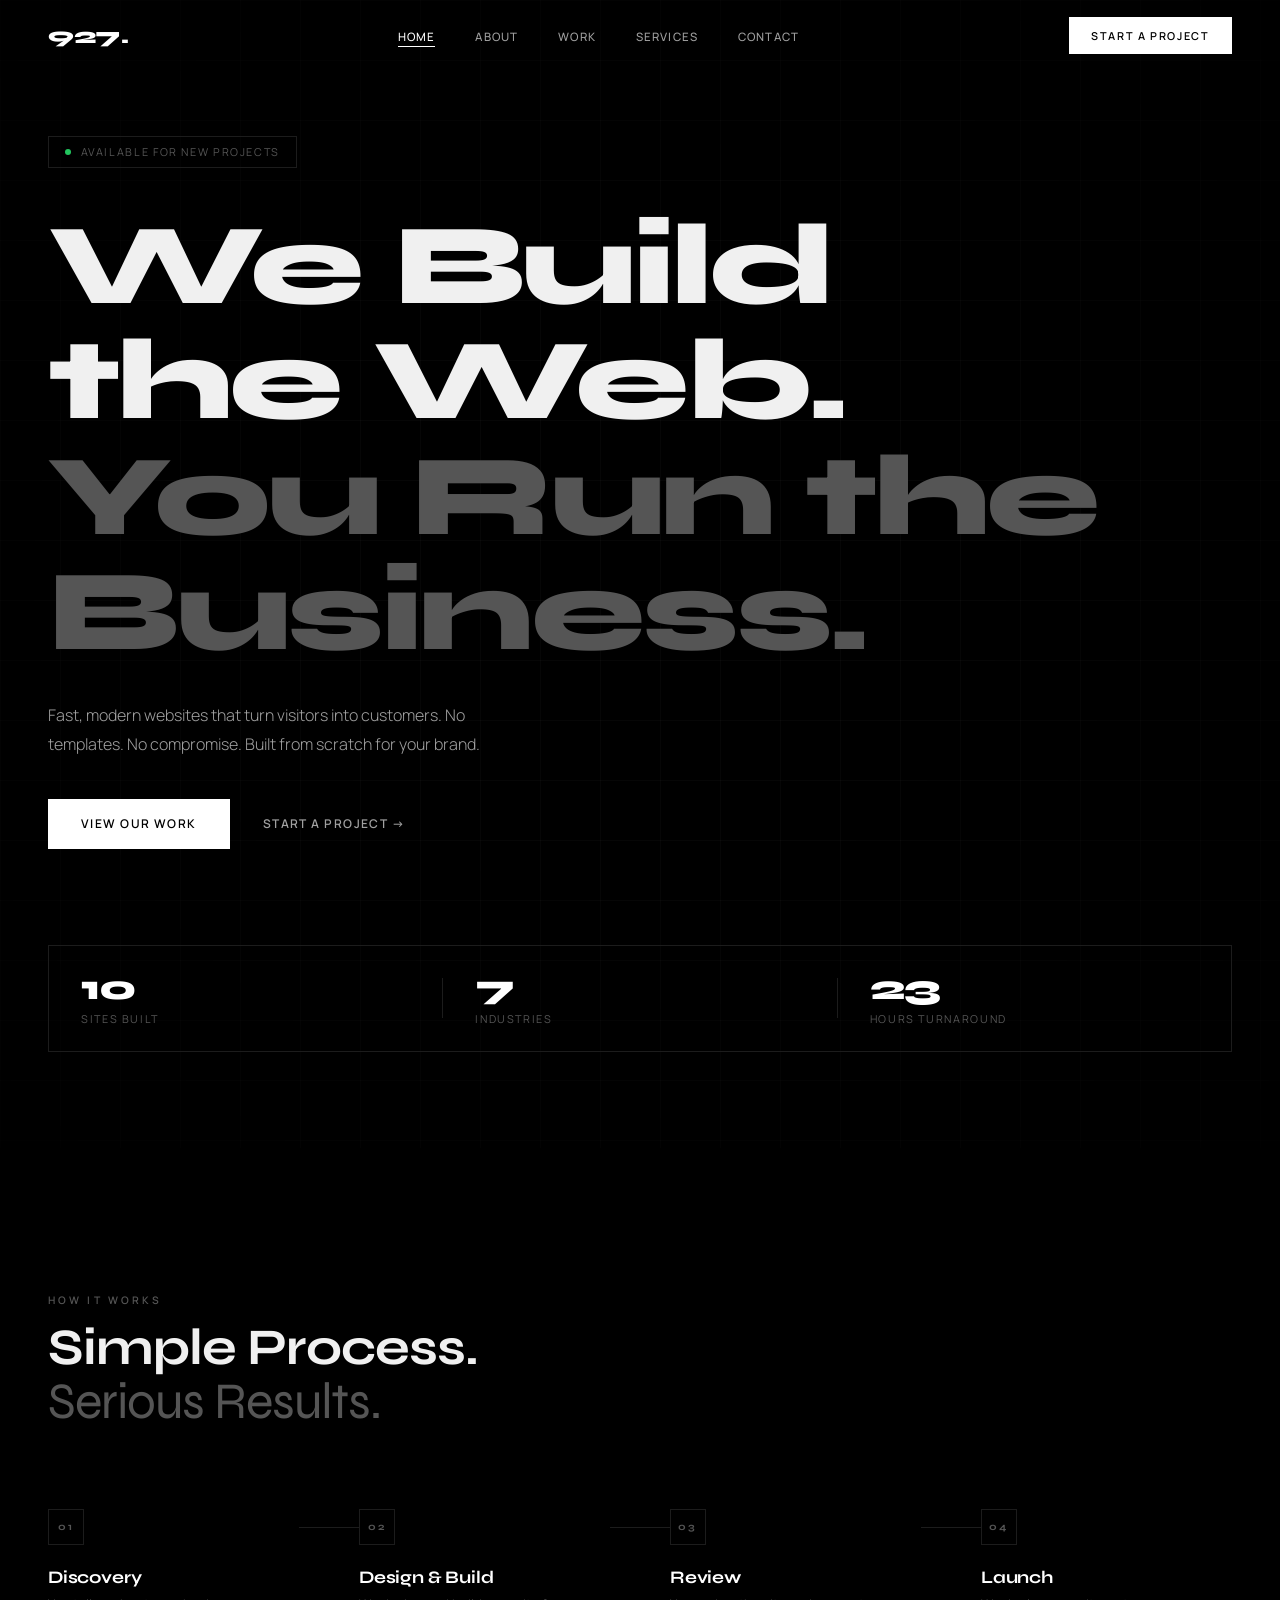
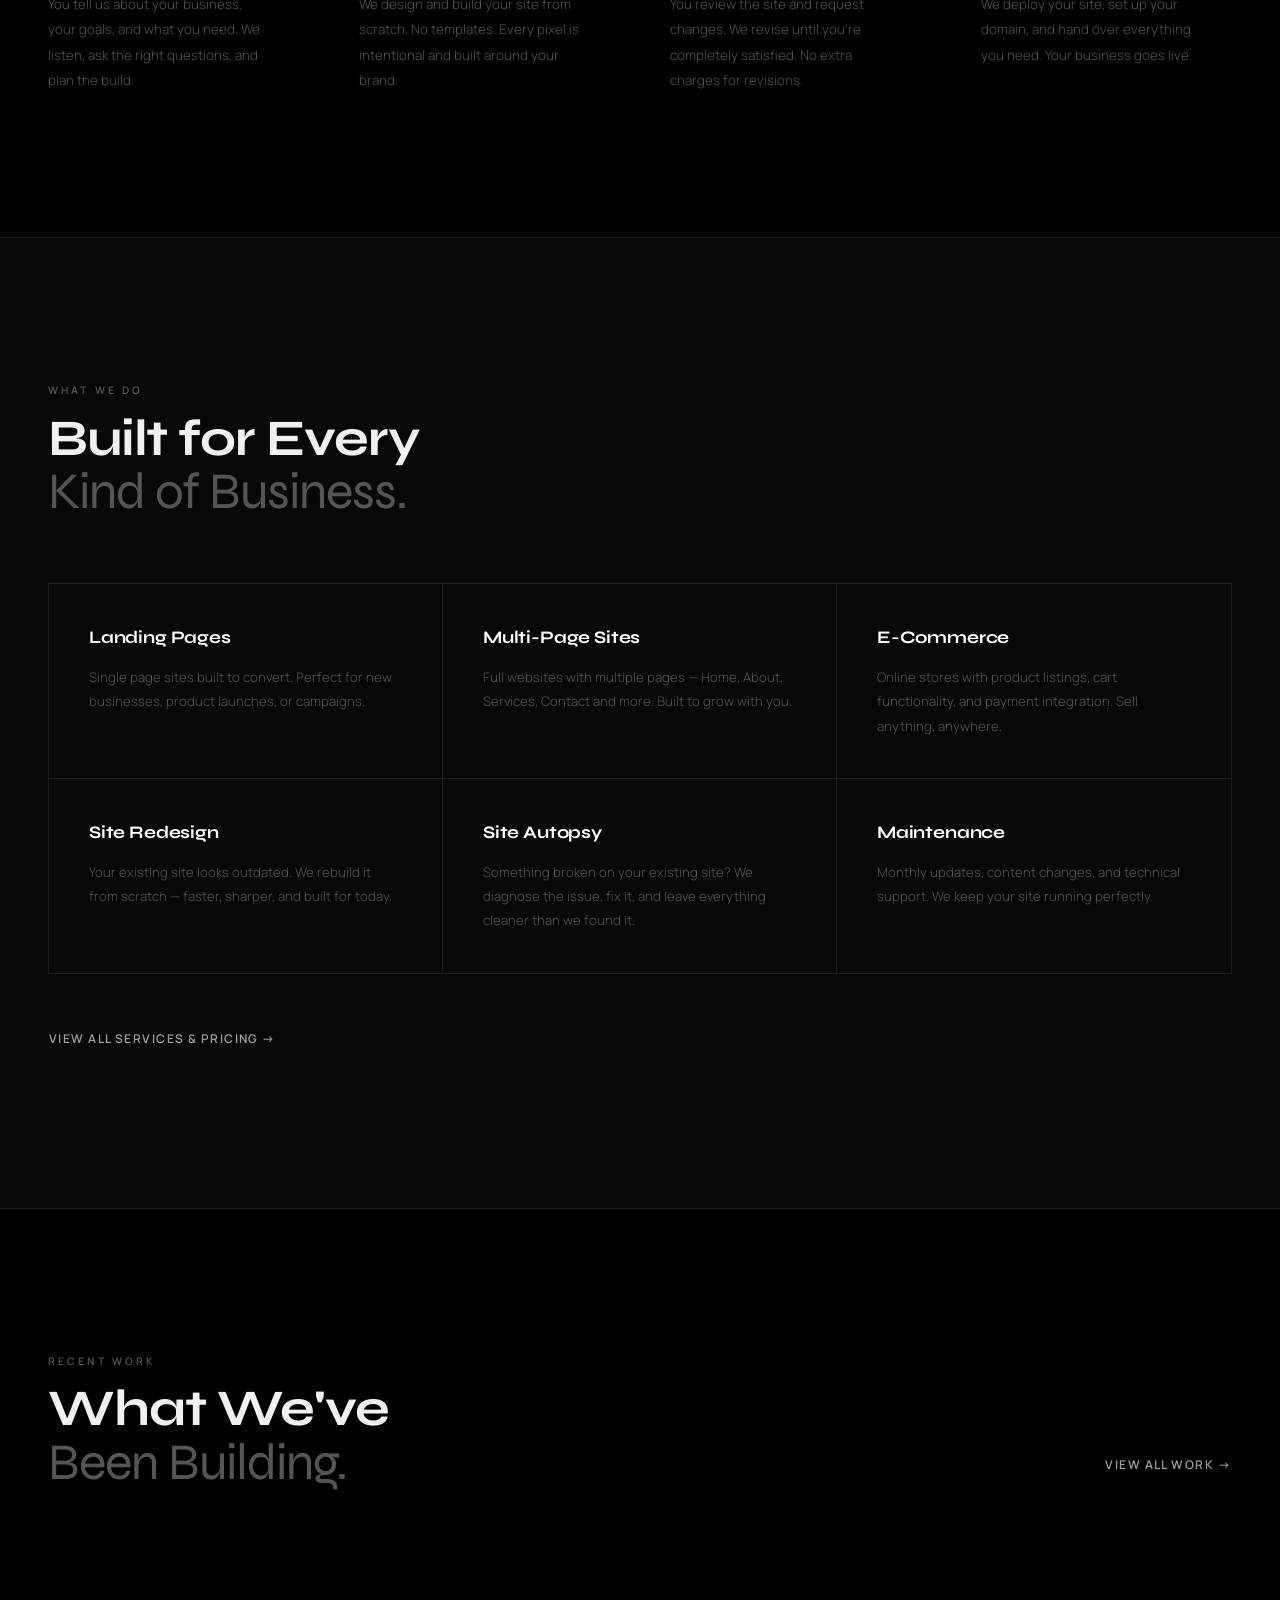
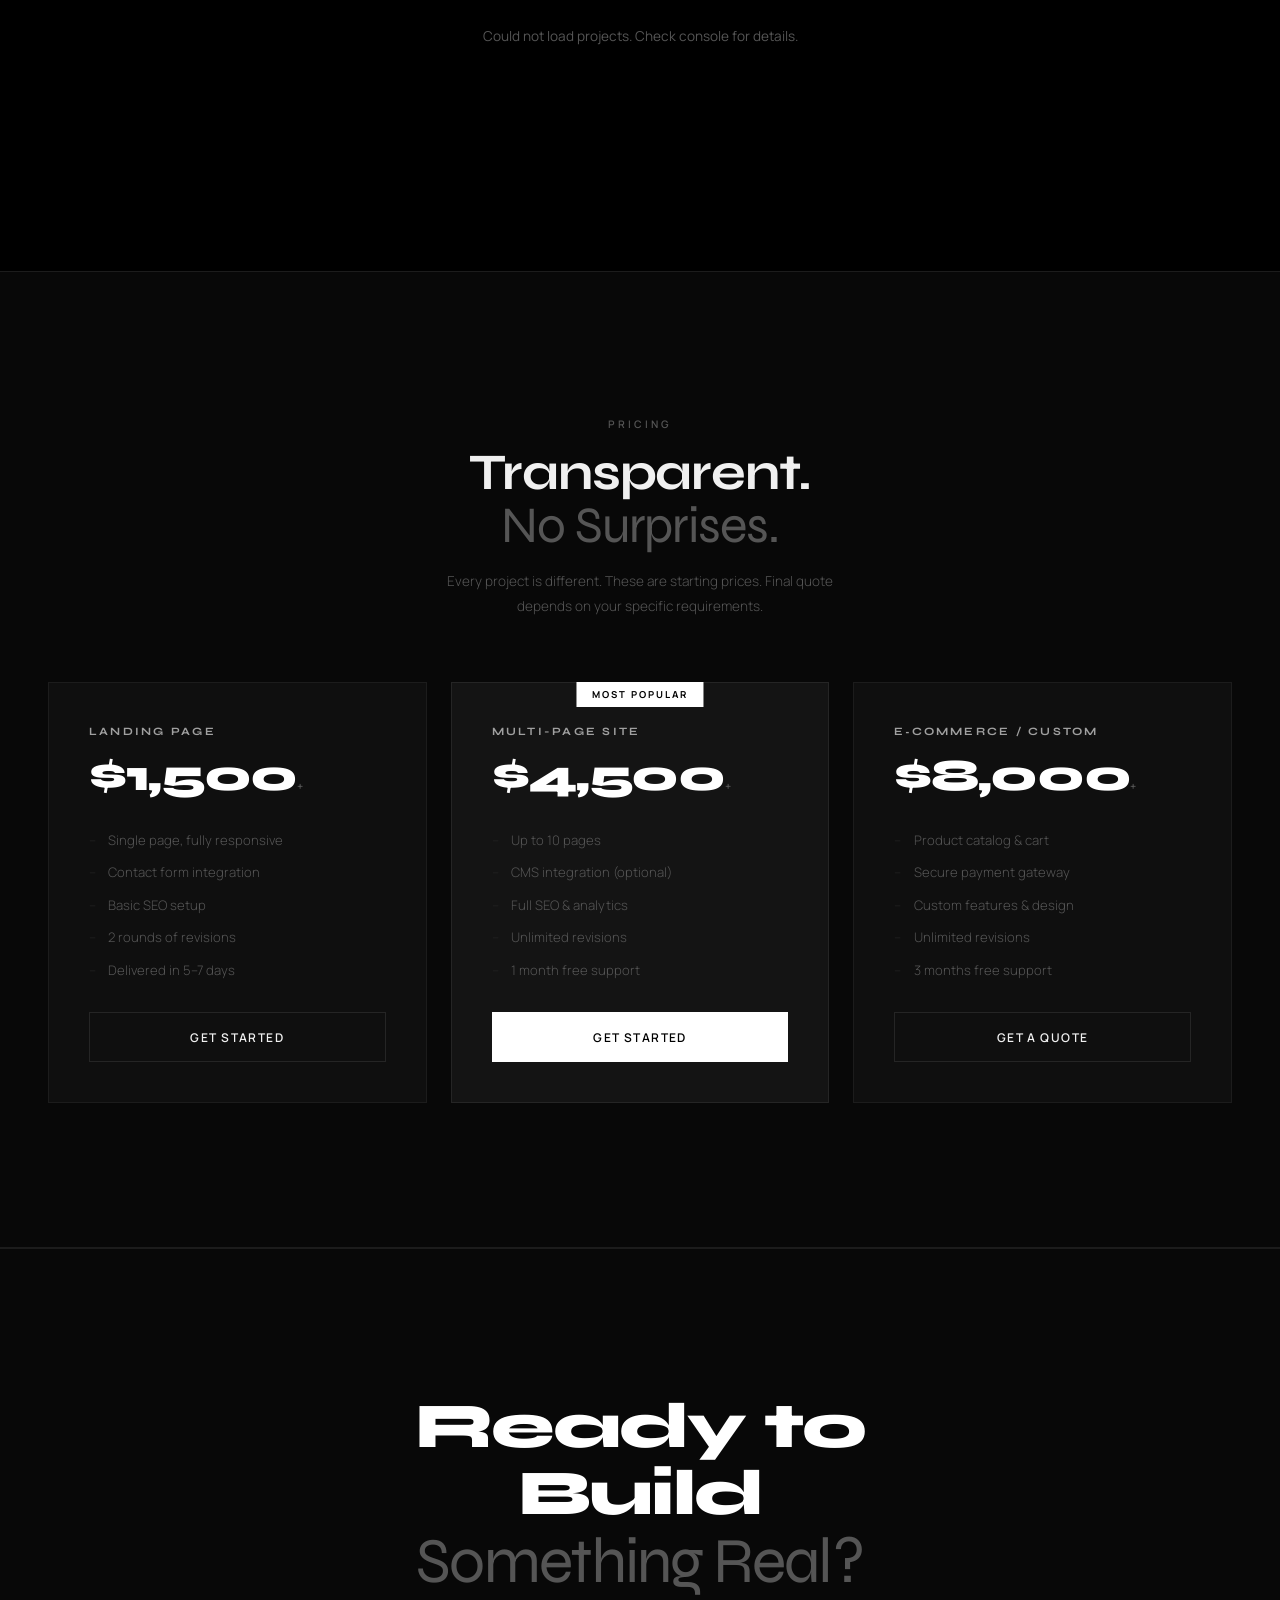
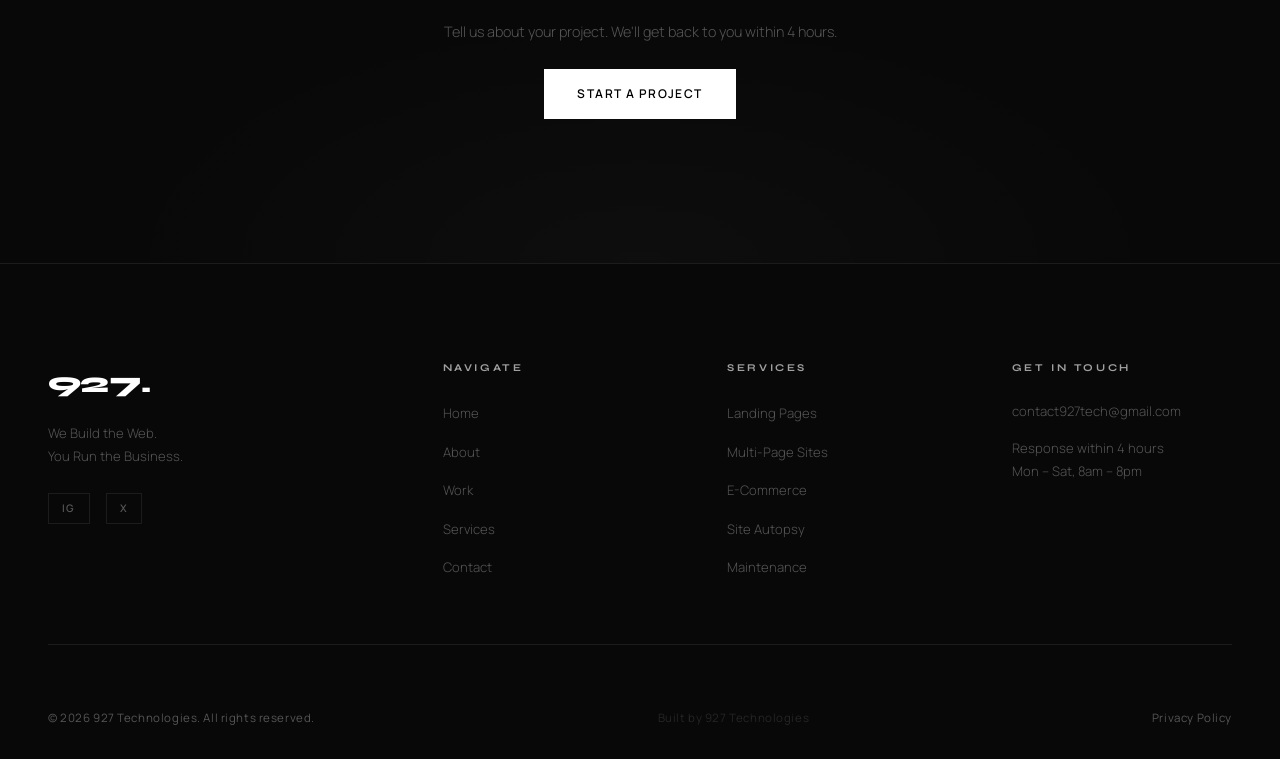
<file: index.html>
<!DOCTYPE html>
<html lang="en">
<head>
  <meta charset="UTF-8" />
  <meta name="viewport" content="width=device-width, initial-scale=1.0" />
  <title>927 Technologies — We Build the Web. You Run the Business.</title>

  <!-- SEO -->
  <meta name="description" content="927 Technologies builds fast, modern websites for businesses that want to stand out. Landing pages, multi-page sites, and custom web solutions." />
  <meta name="keywords" content="web design, web development, landing page, frontend developer, freelance web designer, custom website, affordable web design, web agency, web design agency, near me" />
  <meta name="author" content="927 Technologies" />
  <link rel="canonical" href="https://927tech.netlify.app/" />

  <!-- Open Graph -->
  <meta property="og:title" content="927 Technologies — We Build the Web. You Run the Business." />
  <meta property="og:description" content="Fast, modern websites for businesses that want to stand out." />
  <meta property="og:url" content="https://927tech.netlify.app/" />
  <meta property="og:type" content="website" />

  <!-- Twitter -->
  <meta name="twitter:card" content="summary_large_image" />
  <meta name="twitter:title" content="927 Technologies" />
  <meta name="twitter:description" content="We Build the Web. You Run the Business." />

  <!-- Fonts -->
  <link rel="preconnect" href="https://fonts.googleapis.com" />
  <link rel="preconnect" href="https://fonts.gstatic.com" crossorigin />
  <link href="https://fonts.googleapis.com/css2?family=Syne:wght@400;500;600;700;800&family=Manrope:wght@300;400;500;600&display=swap" rel="stylesheet" />

  <!-- Favicons -->
  <link rel="icon" type="image/svg+xml" href="favicon.svg" />
  <link rel="shortcut icon" href="favicon.svg" />

  <!-- Stylesheets -->
  <link rel="stylesheet" href="927.css" />
  <link rel="stylesheet" href="modal.css" />
  <link rel="stylesheet" href="index.css" />
</head>
<body>

  <!-- NAVBAR -->
  <nav class="navbar" id="navbar">
    <a href="index.html" class="navbar-logo">927<span class="logo-dot">.</span></a>
    <ul class="navbar-links" id="navLinks">
      <li><a href="index.html">Home</a></li>
      <li><a href="about.html">About</a></li>
      <li><a href="work.html">Work</a></li>
      <li><a href="services.html">Services</a></li>
      <li><a href="contact.html">Contact</a></li>
    </ul>
    <a href="contact.html" class="navbar-cta">Start a Project</a>
    <button class="burger" id="burger" aria-label="Toggle menu"><span></span><span></span><span></span></button>
  </nav>

  <!-- HERO -->
  <section class="hero" id="hero">
    <div class="hero-bg"><div class="hero-grid"></div></div>
    <div class="hero-content">
      <div class="hero-tag"><span class="hero-tag-dot"></span>Available for new projects</div>
      <h1 class="hero-title">
        <span class="hero-line">We Build</span>
        <span class="hero-line">the Web.</span>
        <span class="hero-line hero-line-muted">You Run the</span>
        <span class="hero-line hero-line-muted">Business.</span>
      </h1>
      <p class="hero-body">Fast, modern websites that turn visitors into customers. No templates. No compromise. Built from scratch for your brand.</p>
      <div class="hero-actions">
        <a href="work.html" class="btn btn-primary">View Our Work</a>
        <a href="contact.html" class="btn btn-ghost">Start a Project →</a>
      </div>
    </div>
    <div class="hero-stats">
      <div class="hero-stat"><span class="stat-number" data-target="10">0</span><span class="stat-label">Sites Built</span></div>
      <div class="hero-stat-divider"></div>
      <div class="hero-stat"><span class="stat-number" data-target="7">0</span><span class="stat-label">Industries</span></div>
      <div class="hero-stat-divider"></div>
      <div class="hero-stat"><span class="stat-number" data-target="24">0</span><span class="stat-label">Hours Turnaround</span></div>
    </div>
  </section>

  <!-- PROCESS -->
  <section class="process" id="process">
    <div class="process-inner">
      <div class="process-header"><p class="eyebrow">How It Works</p><h2 class="section-title">Simple Process.<br /><em>Serious Results.</em></h2></div>
      <div class="process-steps">
        <div class="process-step"><div class="process-step-num">01</div><div class="process-step-content"><h3>Discovery</h3><p>You tell us about your business, your goals, and what you need. We listen, ask the right questions, and plan the build.</p></div></div>
        <div class="process-connector"></div>
        <div class="process-step"><div class="process-step-num">02</div><div class="process-step-content"><h3>Design & Build</h3><p>We design and build your site from scratch. No templates. Every pixel is intentional and built around your brand.</p></div></div>
        <div class="process-connector"></div>
        <div class="process-step"><div class="process-step-num">03</div><div class="process-step-content"><h3>Review</h3><p>You review the site and request changes. We revise until you're completely satisfied. No extra charges for revisions.</p></div></div>
        <div class="process-connector"></div>
        <div class="process-step"><div class="process-step-num">04</div><div class="process-step-content"><h3>Launch</h3><p>We deploy your site, set up your domain, and hand over everything you need. Your business goes live.</p></div></div>
      </div>
    </div>
  </section>

  <!-- SERVICES -->
  <section class="services" id="services">
    <div class="services-inner">
      <div class="services-header">
        <p class="eyebrow">What We Do</p>
        <h2 class="section-title">Built for Every<br /><em>Kind of Business.</em></h2>
      </div>
      <div class="services-grid">
        <div class="service-card"><h3>Landing Pages</h3><p>Single page sites built to convert. Perfect for new businesses, product launches, or campaigns.</p></div>
        <div class="service-card"><h3>Multi-Page Sites</h3><p>Full websites with multiple pages — Home, About, Services, Contact and more. Built to grow with you.</p></div>
        <div class="service-card"><h3>E-Commerce</h3><p>Online stores with product listings, cart functionality, and payment integration. Sell anything, anywhere.</p></div>
        <div class="service-card"><h3>Site Redesign</h3><p>Your existing site looks outdated. We rebuild it from scratch — faster, sharper, and built for today.</p></div>
        <div class="service-card"><h3>Site Autopsy</h3><p>Something broken on your existing site? We diagnose the issue, fix it, and leave everything cleaner than we found it.</p></div>
        <div class="service-card"><h3>Maintenance</h3><p>Monthly updates, content changes, and technical support. We keep your site running perfectly.</p></div>
      </div>
      <div style="margin-top:2.5rem;">
        <a href="services.html" class="btn btn-ghost">View All Services & Pricing →</a>
      </div>
    </div>
  </section>

  <!-- PORTFOLIO PREVIEW -->
  <section class="portfolio-preview" id="work">
    <div class="portfolio-preview-inner">
      <div class="portfolio-preview-header"><div><p class="eyebrow">Recent Work</p><h2 class="section-title">What We've<br /><em>Been Building.</em></h2></div><a href="work.html" class="btn btn-ghost">View All Work →</a></div>
      <div class="portfolio-grid" id="portfolioGrid"><div class="portfolio-loading"><div class="loading-spinner"></div><span>Loading projects...</span></div></div>
    </div>
  </section>

  <!-- PRICING CARDS -->
  <section class="pricing" id="pricing">
    <div class="pricing-inner">
      <div class="pricing-header">
        <p class="eyebrow">Pricing</p>
        <h2 class="section-title">Transparent.<br /><em>No Surprises.</em></h2>
        <p class="pricing-sub">Every project is different. These are starting prices. Final quote depends on your specific requirements.</p>
      </div>
      <div class="pricing-grid">
        <div class="pricing-card">
          <div class="pricing-card-top"><h3>Landing Page</h3><div class="pricing-price">$1,500<span>+</span></div></div>
          <ul class="pricing-features">
            <li>Single page, fully responsive</li><li>Contact form integration</li><li>Basic SEO setup</li><li>2 rounds of revisions</li><li>Delivered in 5–7 days</li>
          </ul>
          <a href="contact.html" class="btn btn-outline">Get Started</a>
        </div>
        <div class="pricing-card pricing-card-featured">
          <div class="pricing-card-badge">Most Popular</div>
          <div class="pricing-card-top"><h3>Multi-Page Site</h3><div class="pricing-price">$4,500<span>+</span></div></div>
          <ul class="pricing-features">
            <li>Up to 10 pages</li><li>CMS integration (optional)</li><li>Full SEO & analytics</li><li>Unlimited revisions</li><li>1 month free support</li>
          </ul>
          <a href="contact.html" class="btn btn-primary">Get Started</a>
        </div>
        <div class="pricing-card">
          <div class="pricing-card-top"><h3>E‑commerce / Custom</h3><div class="pricing-price">$8,000<span>+</span></div></div>
          <ul class="pricing-features">
            <li>Product catalog & cart</li><li>Secure payment gateway</li><li>Custom features & design</li><li>Unlimited revisions</li><li>3 months free support</li>
          </ul>
          <a href="contact.html" class="btn btn-outline">Get a Quote</a>
        </div>
      </div>
    </div>
  </section>

  <!-- CTA BANNER -->
  <section class="cta-banner">
    <div class="cta-banner-inner">
      <h2 class="cta-title">Ready to Build<br /><em>Something Real?</em></h2>
      <p class="cta-body">Tell us about your project. We'll get back to you within 4 hours.</p>
      <a href="contact.html" class="btn btn-primary">Start a Project</a>
    </div>
    <div class="cta-banner-bg"></div>
  </section>

  <!-- FOOTER -->
  <footer class="footer">
    <div class="footer-top">
      <div class="footer-brand"><a href="index.html" class="footer-logo">927<span>.</span></a><p class="footer-tagline">We Build the Web.<br />You Run the Business.</p><div class="footer-socials"><a href="https://instagram.com/927tech" target="_blank" aria-label="Instagram">IG</a><a href="https://x.com/927tech" target="_blank" aria-label="X">X</a></div></div>
      <div class="footer-col"><h4>Navigate</h4><ul><li><a href="index.html">Home</a></li><li><a href="about.html">About</a></li><li><a href="work.html">Work</a></li><li><a href="services.html">Services</a></li><li><a href="contact.html">Contact</a></li></ul></div>
      <div class="footer-col"><h4>Services</h4><ul><li><a href="services.html#base-services">Landing Pages</a></li><li><a href="services.html#base-services">Multi-Page Sites</a></li><li><a href="services.html#base-services">E-Commerce</a></li><li><a href="services.html#site-autopsy">Site Autopsy</a></li><li><a href="services.html#maintenance">Maintenance</a></li></ul></div>
      <div class="footer-col"><h4>Get in Touch</h4><p><a href="mailto:contact927tech@gmail.com">contact927tech@gmail.com</a></p><p style="margin-top:0.8rem;">Response within 4 hours</p><p>Mon – Sat, 8am – 8pm</p></div>
    </div>
    <div class="footer-bottom">
      <p>© 2026 927 Technologies. All rights reserved.</p>
      <p class="footer-bottom-credit">Built by 927 Technologies</p>
      <p><a href="privacy.html" style="color: var(--muted);">Privacy Policy</a></p>
    </div>
  </footer>

  <!-- MODAL -->
  <div class="modal-overlay" id="modalOverlay">
    <div class="modal" id="modal">
      <div class="modal-bar">
        <div class="modal-bar-dots"><span></span><span></span><span></span></div>
        <span class="modal-url" id="modalUrl"></span>
        <button class="modal-close" id="modalClose" aria-label="Close">✕</button>
      </div>
      <iframe class="modal-iframe" id="modalIframe" title="Project preview" frameborder="0" allowfullscreen></iframe>
    </div>
  </div>

  <script src="927.js"></script>
  <script src="index.js"></script>
</body>
</html>
</file>
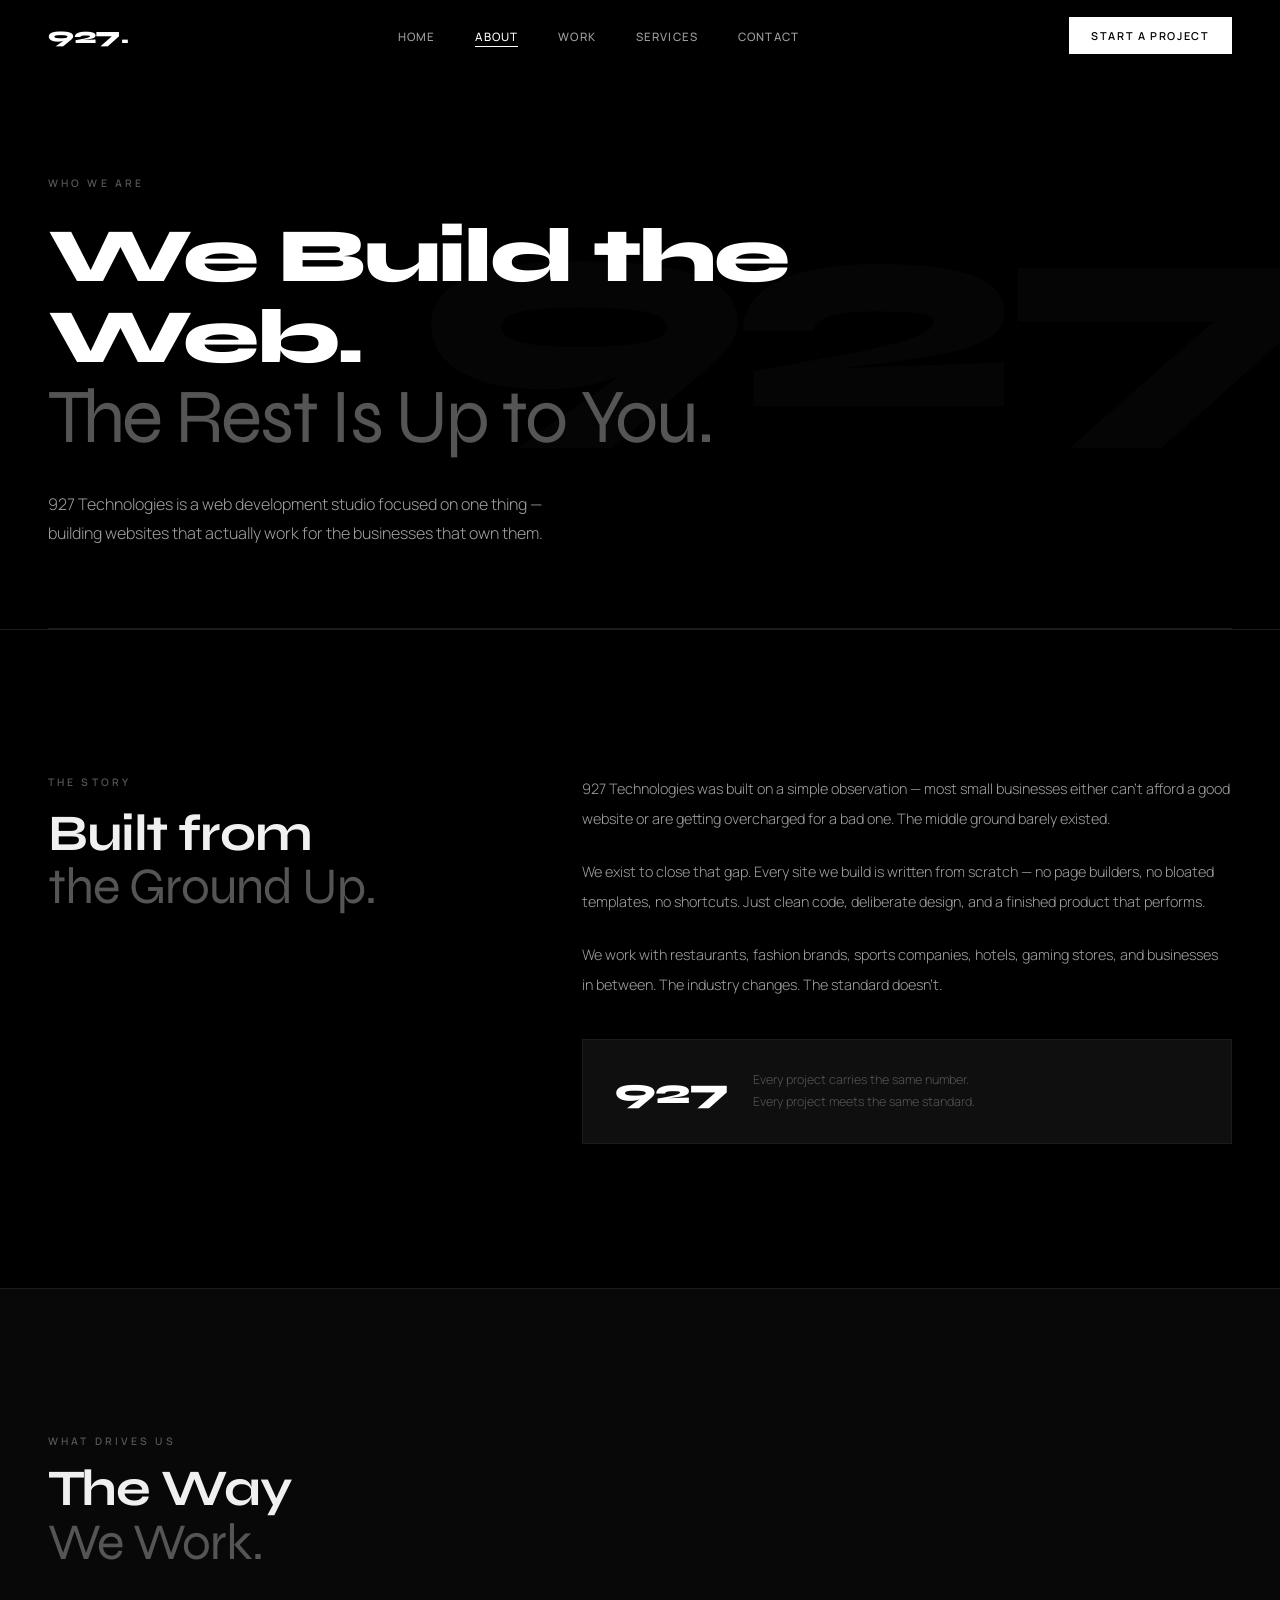
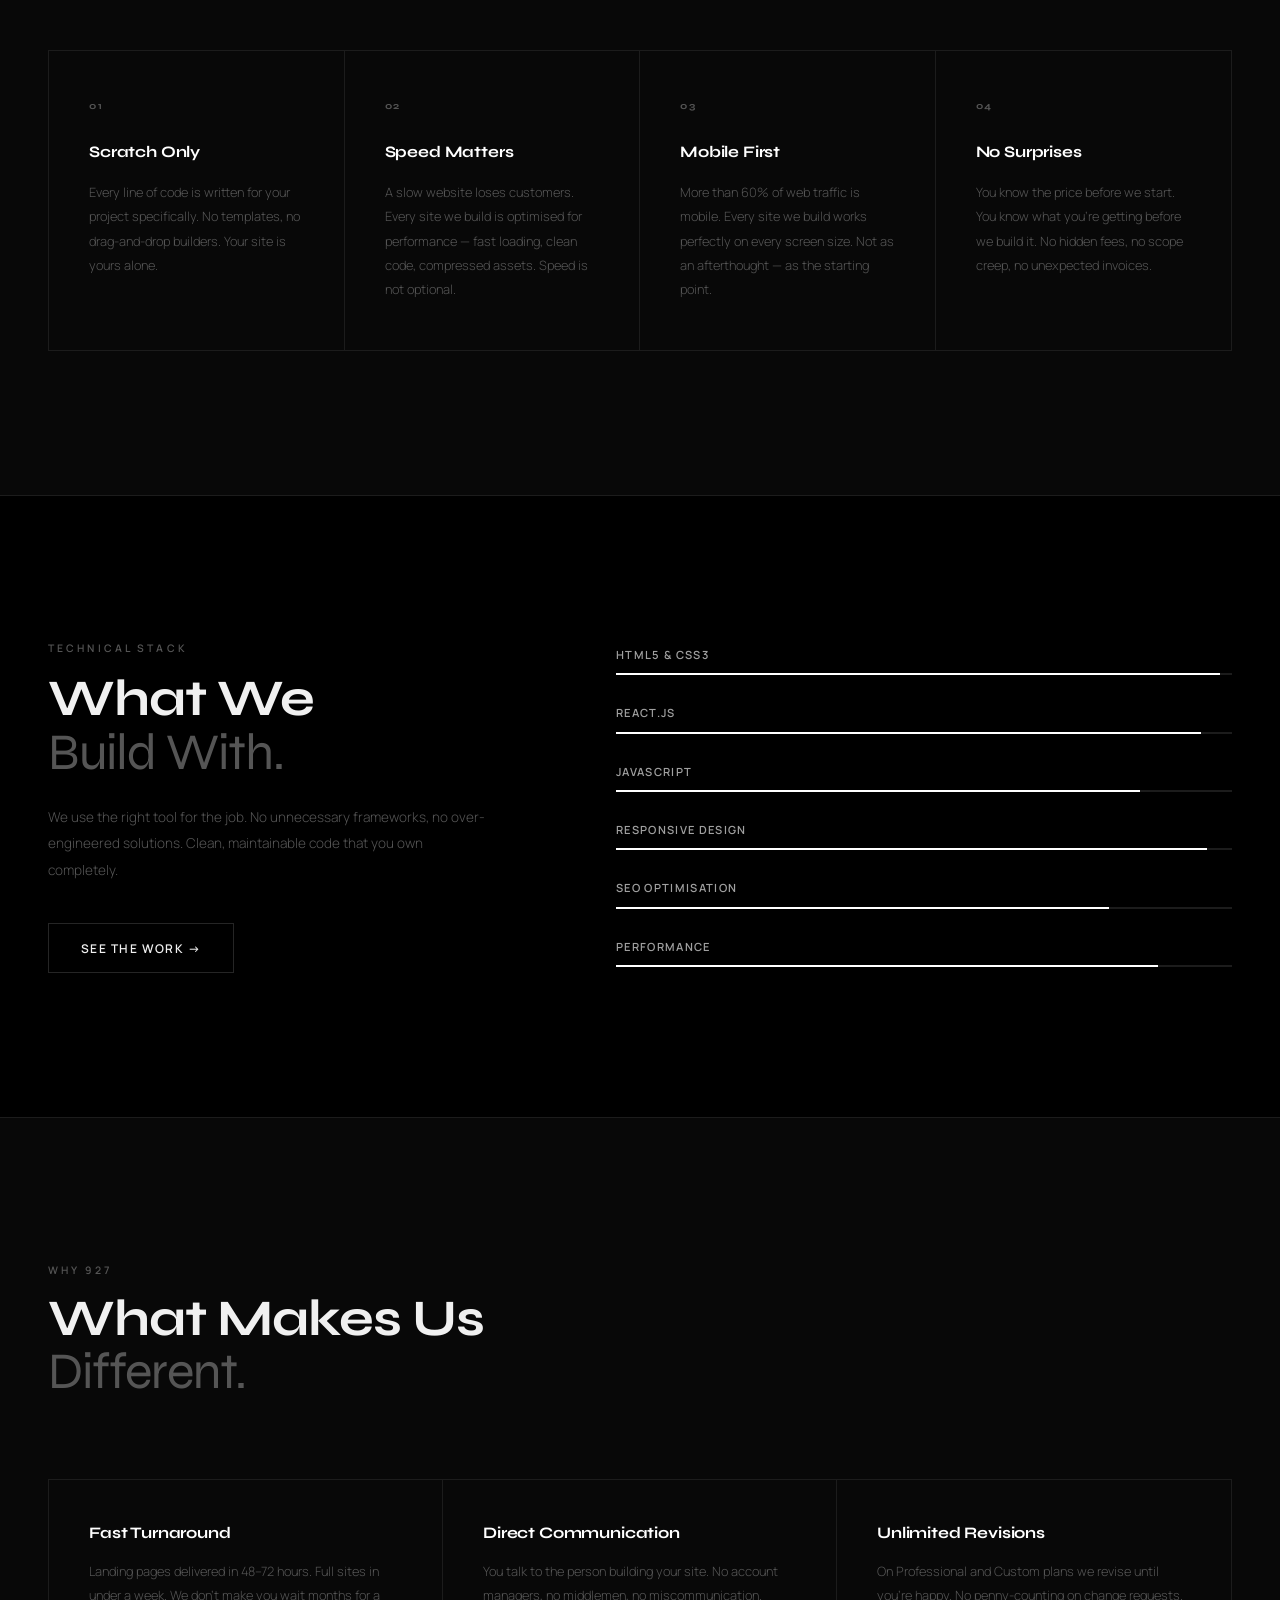
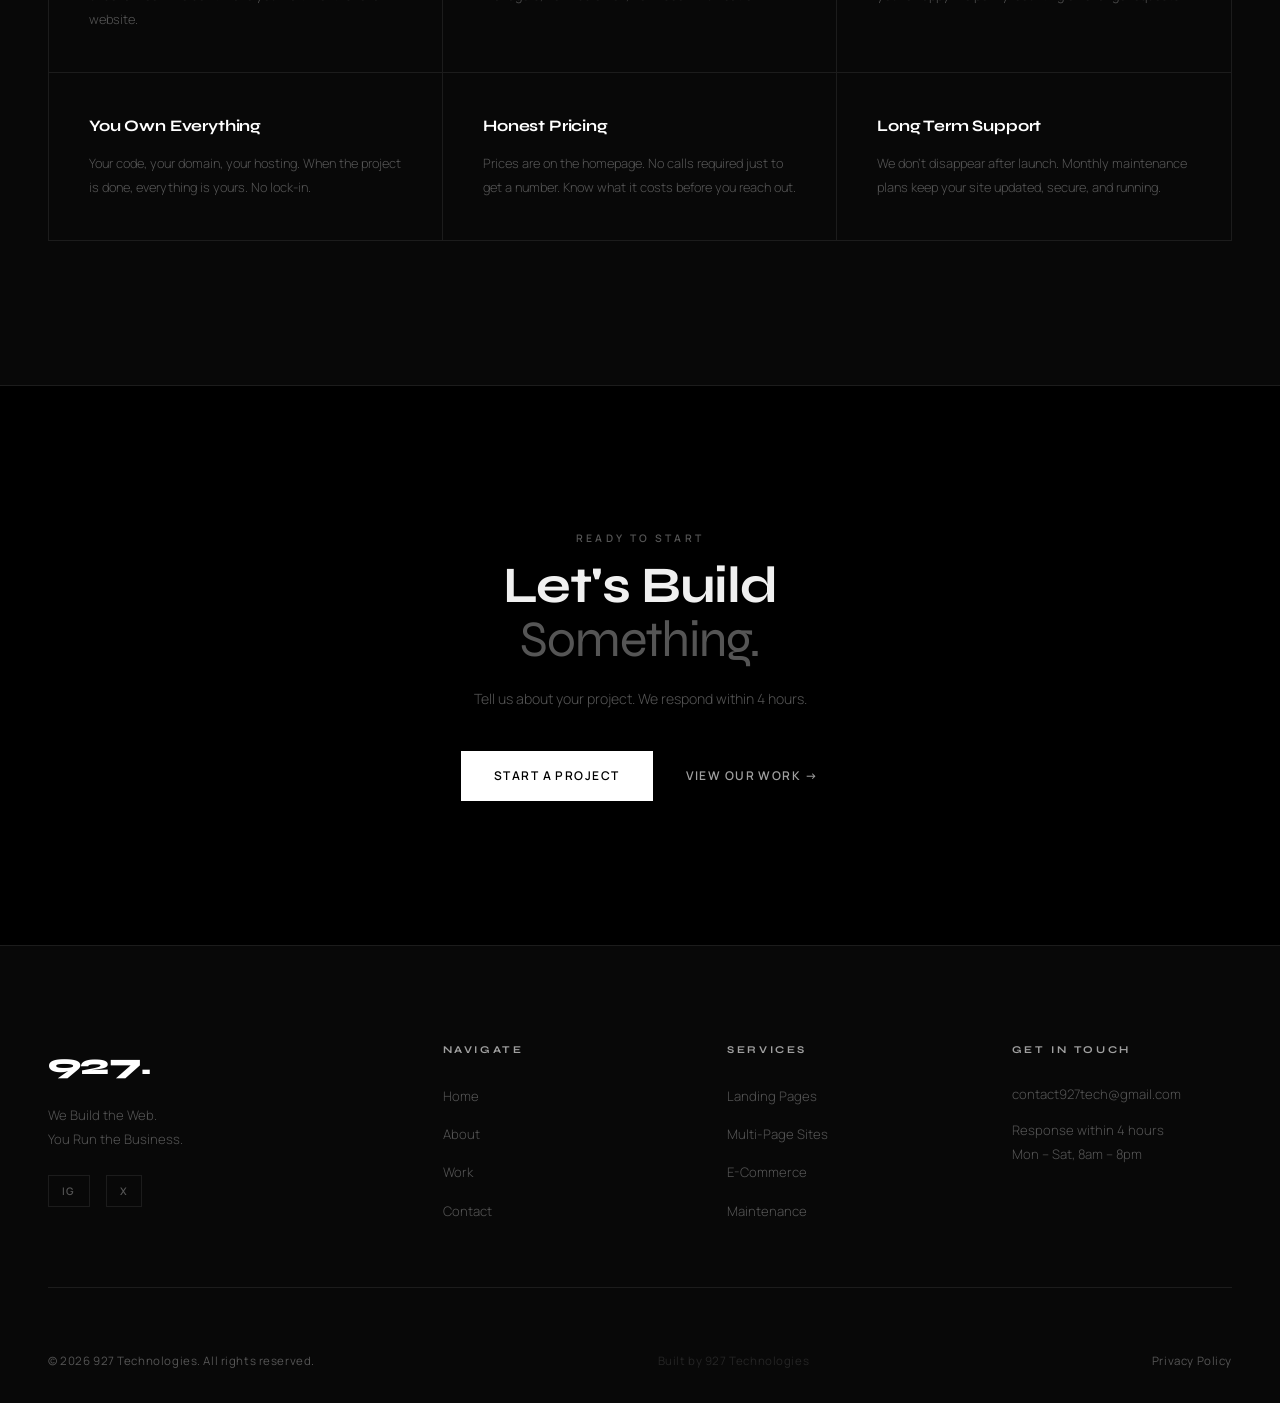
<file: about.html>
<!DOCTYPE html>
<html lang="en">
<head>
  <meta charset="UTF-8" />
  <meta name="viewport" content="width=device-width, initial-scale=1.0" />
  <title>About — 927 Technologies</title>

  <!-- SEO -->
  <meta name="description" content="927 Technologies is a web development studio that builds fast, modern websites for businesses that want to stand out online." />
  <meta name="author" content="927 Technologies" />
  <link rel="canonical" href="https://927tech.netlify.app/about.html" />

  <!-- Open Graph -->
  <meta property="og:title" content="About — 927 Technologies" />
  <meta property="og:description" content="We build the web. You run the business." />
  <meta property="og:url" content="https://927tech.netlify.app/about.html" />
  <meta property="og:type" content="website" />

  <!-- Fonts -->
  <link rel="preconnect" href="https://fonts.googleapis.com" />
  <link rel="preconnect" href="https://fonts.gstatic.com" crossorigin />
  <link href="https://fonts.googleapis.com/css2?family=Syne:wght@400;500;600;700;800&family=Manrope:wght@300;400;500;600&display=swap" rel="stylesheet" />

  <!-- Favicon -->
  <link rel="icon" type="image/svg+xml" href="favicon.svg" />
  <link rel="shortcut icon" href="favicon.svg" />

  <!-- Stylesheet -->
  <link rel="stylesheet" href="927.css" />
  <link rel="stylesheet" href="about.css" />
</head>
<body>

  <!-- NAVBAR -->
  <nav class="navbar" id="navbar">
    <a href="index.html" class="navbar-logo">
      927<span class="logo-dot">.</span>
    </a>
    <ul class="navbar-links" id="navLinks">
      <li><a href="index.html">Home</a></li>
      <li><a href="about.html">About</a></li>
      <li><a href="work.html">Work</a></li>
      <li><a href="services.html">Services</a></li>
      <li><a href="contact.html">Contact</a></li>
    </ul>
    <a href="contact.html" class="navbar-cta">Start a Project</a>
    <button class="burger" id="burger" aria-label="Toggle menu">
      <span></span>
      <span></span>
      <span></span>
    </button>
  </nav>

  <!-- PAGE HERO -->
  <section class="about-hero">
    <div class="about-hero-inner">
      <p class="eyebrow">Who We Are</p>
      <h1 class="about-hero-title">
        We Build the Web.<br />
        <em>The Rest Is Up to You.</em>
      </h1>
      <p class="about-hero-body">
        927 Technologies is a web development studio focused on one thing —
        building websites that actually work for the businesses that own them.
      </p>
    </div>
    <div class="about-hero-line"></div>
  </section>

  <!-- STORY -->
  <section class="about-story">
    <div class="about-story-inner">
      <div class="about-story-left">
        <p class="eyebrow">The Story</p>
        <h2 class="section-title">Built from<br /><em>the Ground Up.</em></h2>
      </div>
      <div class="about-story-right">
        <p>927 Technologies was built on a simple observation — most small
        businesses either can't afford a good website or are getting overcharged
        for a bad one. The middle ground barely existed.</p>
        <p>We exist to close that gap. Every site we build is written from
        scratch — no page builders, no bloated templates, no shortcuts.
        Just clean code, deliberate design, and a finished product that
        performs.</p>
        <p>We work with restaurants, fashion brands, sports companies,
        hotels, gaming stores, and businesses in between. The industry
        changes. The standard doesn't.</p>
        <div class="about-story-tag">
          <span class="about-story-tag-num">927</span>
          <span class="about-story-tag-text">Every project carries the same number.<br />Every project meets the same standard.</span>
        </div>
      </div>
    </div>
  </section>

  <!-- VALUES -->
  <section class="about-values">
    <div class="about-values-inner">
      <div class="about-values-header">
        <p class="eyebrow">What Drives Us</p>
        <h2 class="section-title">The Way<br /><em>We Work.</em></h2>
      </div>
      <div class="about-values-grid">

        <div class="value-item">
          <div class="value-num">01</div>
          <h3>Scratch Only</h3>
          <p>Every line of code is written for your project specifically.
          No templates, no drag-and-drop builders.
          Your site is yours alone.</p>
        </div>

        <div class="value-item">
          <div class="value-num">02</div>
          <h3>Speed Matters</h3>
          <p>A slow website loses customers. Every site we build is
          optimised for performance — fast loading, clean code,
          compressed assets. Speed is not optional.</p>
        </div>

        <div class="value-item">
          <div class="value-num">03</div>
          <h3>Mobile First</h3>
          <p>More than 60% of web traffic is mobile. Every site we build
          works perfectly on every screen size. Not as an afterthought —
          as the starting point.</p>
        </div>

        <div class="value-item">
          <div class="value-num">04</div>
          <h3>No Surprises</h3>
          <p>You know the price before we start. You know what you're
          getting before we build it. No hidden fees, no scope creep,
          no unexpected invoices.</p>
        </div>

      </div>
    </div>
  </section>

  <!-- SKILLS -->
  <section class="about-skills">
    <div class="about-skills-inner">
      <div class="about-skills-left">
        <p class="eyebrow">Technical Stack</p>
        <h2 class="section-title">What We<br /><em>Build With.</em></h2>
        <p class="about-skills-body">
          We use the right tool for the job. No unnecessary frameworks,
          no over-engineered solutions. Clean, maintainable code that
          you own completely.
        </p>
        <a href="work.html" class="btn btn-outline">See the Work →</a>
      </div>
      <div class="about-skills-right">
        <div class="skill-row">
          <div class="skill-item">
            <span class="skill-name">HTML5 & CSS3</span>
            <div class="skill-bar"><div class="skill-fill" data-width="98"></div></div>
          </div>
          <div class="skill-item">
            <span class="skill-name">React.js</span>
            <div class="skill-bar"><div class="skill-fill" data-width="95"></div></div>
          </div>
          <div class="skill-item">
            <span class="skill-name">JavaScript</span>
            <div class="skill-bar"><div class="skill-fill" data-width="85"></div></div>
          </div>
          <div class="skill-item">
            <span class="skill-name">Responsive Design</span>
            <div class="skill-bar"><div class="skill-fill" data-width="96"></div></div>
          </div>
          <div class="skill-item">
            <span class="skill-name">SEO Optimisation</span>
            <div class="skill-bar"><div class="skill-fill" data-width="80"></div></div>
          </div>
          <div class="skill-item">
            <span class="skill-name">Performance</span>
            <div class="skill-bar"><div class="skill-fill" data-width="88"></div></div>
          </div>
        </div>
      </div>
    </div>
  </section>

  <!-- WHY US -->
  <section class="about-why">
    <div class="about-why-inner">
      <p class="eyebrow">Why 927</p>
      <h2 class="section-title">What Makes Us<br /><em>Different.</em></h2>
      <div class="about-why-grid">

        <div class="why-item">
          <h3>Fast Turnaround</h3>
          <p>Landing pages delivered in 48–72 hours. Full sites in under a week. We don't make you wait months for a website.</p>
        </div>

        <div class="why-item">
          <h3>Direct Communication</h3>
          <p>You talk to the person building your site. No account managers, no middlemen, no miscommunication.</p>
        </div>

        <div class="why-item">
          <h3>Unlimited Revisions</h3>
          <p>On Professional and Custom plans we revise until you're happy. No penny-counting on change requests.</p>
        </div>

        <div class="why-item">
          <h3>You Own Everything</h3>
          <p>Your code, your domain, your hosting. When the project is done, everything is yours. No lock-in.</p>
        </div>

        <div class="why-item">
          <h3>Honest Pricing</h3>
          <p>Prices are on the homepage. No calls required just to get a number. Know what it costs before you reach out.</p>
        </div>

        <div class="why-item">
          <h3>Long Term Support</h3>
          <p>We don't disappear after launch. Monthly maintenance plans keep your site updated, secure, and running.</p>
        </div>

      </div>
    </div>
  </section>

  <!-- CTA -->
  <section class="about-cta">
    <div class="about-cta-inner">
      <p class="eyebrow">Ready to Start</p>
      <h2 class="section-title">Let's Build<br /><em>Something.</em></h2>
      <p class="about-cta-body">
        Tell us about your project. We respond within 4 hours.
      </p>
      <div class="about-cta-actions">
        <a href="contact.html" class="btn btn-primary">Start a Project</a>
        <a href="work.html" class="btn btn-ghost">View Our Work →</a>
      </div>
    </div>
  </section>

  <!-- FOOTER -->
  <footer class="footer">
    <div class="footer-top">
      <div class="footer-brand">
        <a href="index.html" class="footer-logo">927<span>.</span></a>
        <p class="footer-tagline">We Build the Web.<br />You Run the Business.</p>
        <div class="footer-socials">
          <a href="https://instagram.com/927tech" target="_blank" aria-label="Instagram">IG</a>
          <a href="https://x.com/927tech" target="_blank" aria-label="X">X</a>
        </div>
      </div>
      <div class="footer-col">
        <h4>Navigate</h4>
        <ul>
          <li><a href="index.html">Home</a></li>
          <li><a href="about.html">About</a></li>
          <li><a href="work.html">Work</a></li>
          <li><a href="contact.html">Contact</a></li>
        </ul>
      </div>
      <div class="footer-col">
        <h4>Services</h4>
        <ul>
          <li><a href="contact.html">Landing Pages</a></li>
          <li><a href="contact.html">Multi-Page Sites</a></li>
          <li><a href="contact.html">E-Commerce</a></li>
          <li><a href="contact.html">Maintenance</a></li>
        </ul>
      </div>
      <div class="footer-col">
        <h4>Get in Touch</h4>
        <p><a href="mailto:contact927tech@gmail.com">contact927tech@gmail.com</a></p>
        <p style="margin-top:0.8rem;">Response within 4 hours</p>
        <p>Mon – Sat, 8am – 8pm</p>
      </div>
    </div>
    <div class="footer-bottom">
      <p>© 2026 927 Technologies. All rights reserved.</p>
      <p class="footer-bottom-credit">Built by 927 Technologies</p>
      <p><a href="privacy.html" style="color: var(--muted);">Privacy Policy</a></p>
    </div>
  </footer>

  <!-- Scripts -->
  <script src="927.js"></script>
  <script src="about.js"></script>
</body>
</html>
</file>
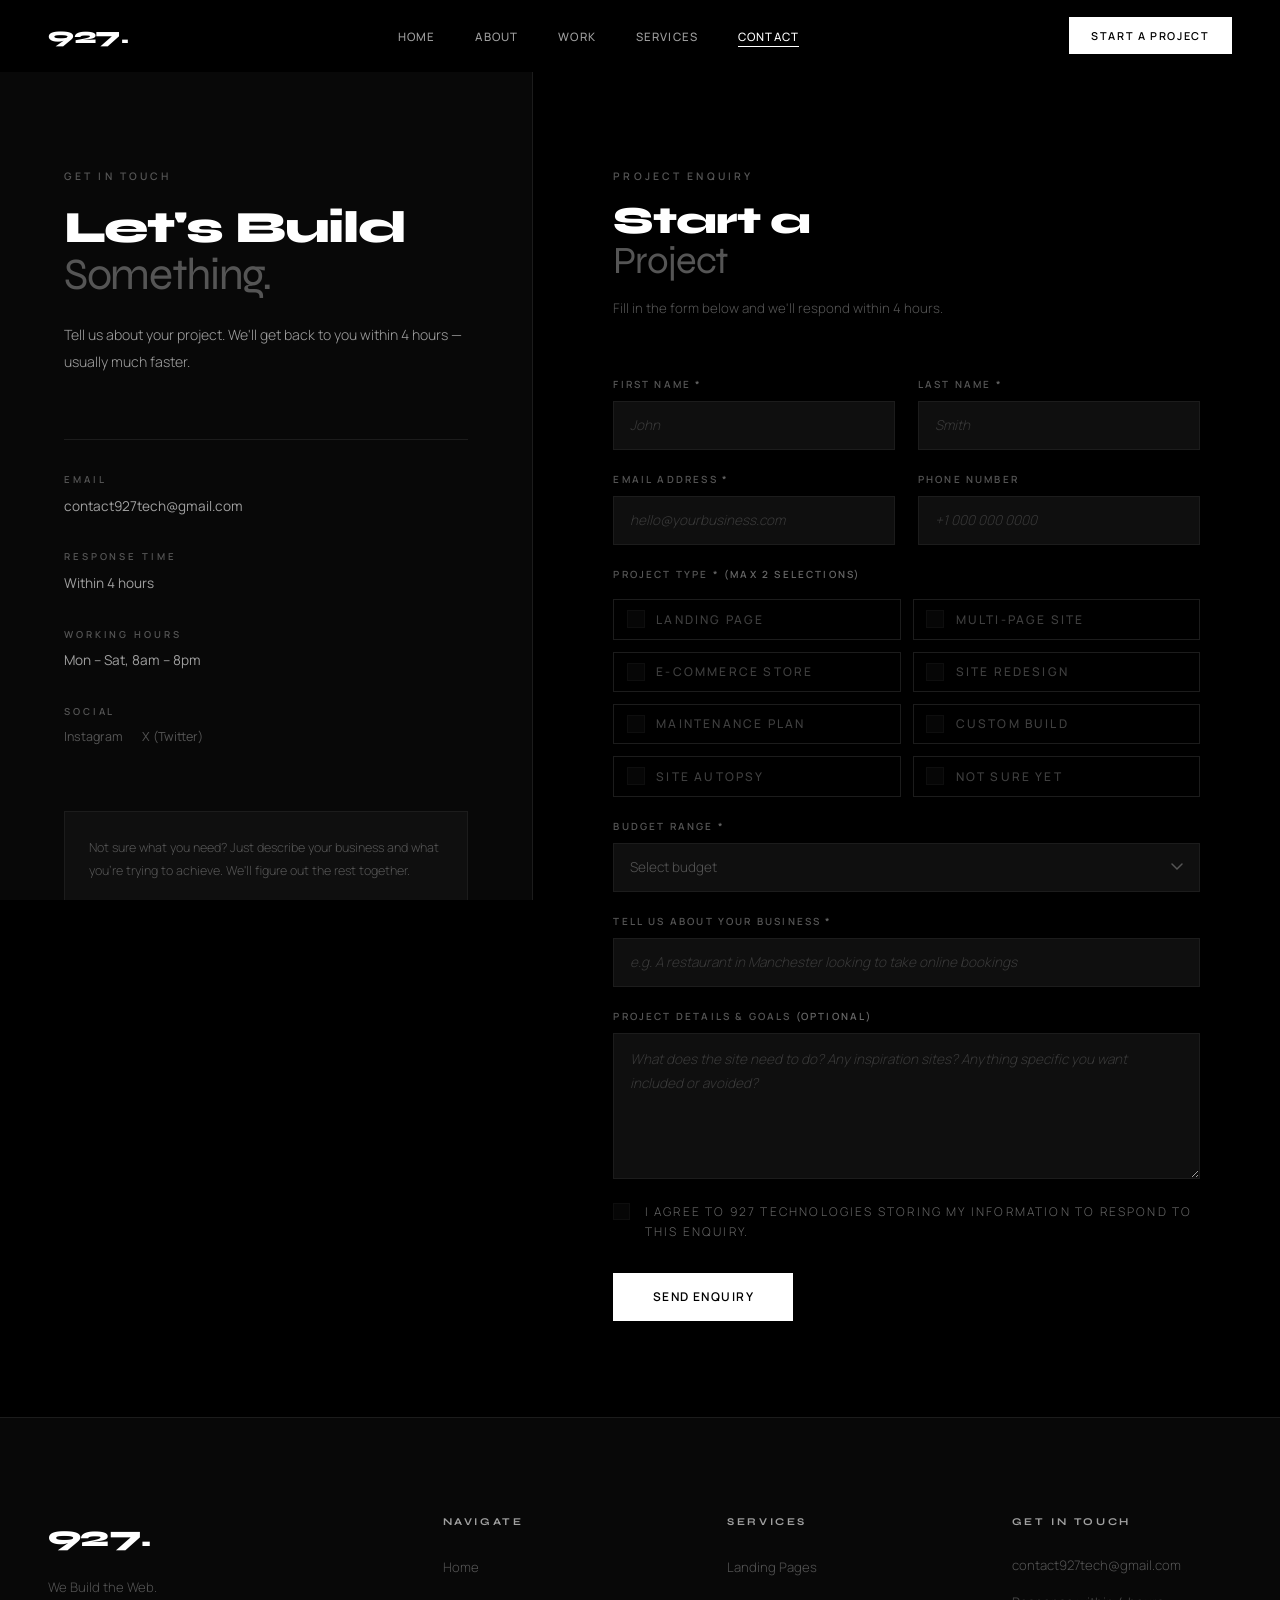
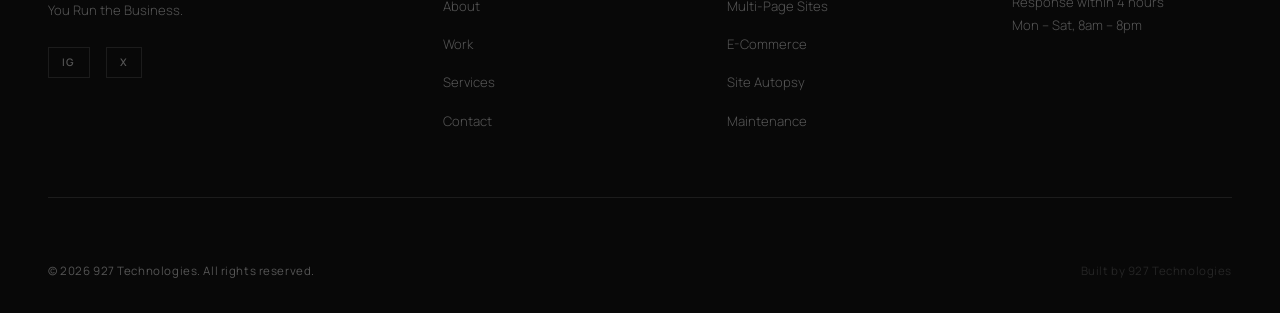
<file: contact.html>
<!DOCTYPE html>
<html lang="en">
<head>
  <meta charset="UTF-8" />
  <meta name="viewport" content="width=device-width, initial-scale=1.0" />
  <title>Contact — 927 Technologies</title>

  <!-- SEO -->
  <meta name="description" content="Start a project with 927 Technologies. Tell us what you need and we'll respond within 4 hours." />
  <meta name="author" content="927 Technologies" />
  <link rel="canonical" href="https://927tech.netlify.app/contact.html" />

  <!-- Open Graph -->
  <meta property="og:title" content="Contact — 927 Technologies" />
  <meta property="og:description" content="Start a project. We respond within 4 hours." />
  <meta property="og:url" content="https://927tech.netlify.app/contact.html" />
  <meta property="og:type" content="website" />

  <!-- Fonts -->
  <link rel="preconnect" href="https://fonts.googleapis.com" />
  <link rel="preconnect" href="https://fonts.gstatic.com" crossorigin />
  <link href="https://fonts.googleapis.com/css2?family=Syne:wght@400;500;600;700;800&family=Manrope:wght@300;400;500;600&display=swap" rel="stylesheet" />

  <!-- Favicons -->
  <link rel="icon" type="image/svg+xml" href="favicon.svg" />
  <link rel="shortcut icon" href="favicon.svg" />

  <!-- Stylesheet -->
  <link rel="stylesheet" href="927.css" />
  <link rel="stylesheet" href="contact.css" />
</head>
<body>

  <nav class="navbar" id="navbar">
    <a href="index.html" class="navbar-logo">927<span class="logo-dot">.</span></a>
    <ul class="navbar-links" id="navLinks">
      <li><a href="index.html">Home</a></li><li><a href="about.html">About</a></li><li><a href="work.html">Work</a></li><li><a href="services.html">Services</a></li><li><a href="contact.html">Contact</a></li>
    </ul>
    <a href="contact.html" class="navbar-cta">Start a Project</a>
    <button class="burger" id="burger" aria-label="Toggle menu"><span></span><span></span><span></span></button>
  </nav>

  <div class="contact-layout">
    <div class="contact-info">
      <div class="contact-info-top">
        <p class="eyebrow">Get in Touch</p>
        <h1 class="contact-info-title">Let's Build<br /><em>Something.</em></h1>
        <p class="contact-info-body">Tell us about your project. We'll get back to you within 4 hours — usually much faster.</p>
      </div>
      <div class="contact-details">
        <div class="contact-detail-item"><span class="contact-detail-label">Email</span><a href="mailto:contact927tech@gmail.com" class="contact-detail-value">contact927tech@gmail.com</a></div>
        <div class="contact-detail-item"><span class="contact-detail-label">Response Time</span><span class="contact-detail-value">Within 4 hours</span></div>
        <div class="contact-detail-item"><span class="contact-detail-label">Working Hours</span><span class="contact-detail-value">Mon – Sat, 8am – 8pm</span></div>
        <div class="contact-detail-item"><span class="contact-detail-label">Social</span><div class="contact-socials"><a href="https://instagram.com/927tech" target="_blank">Instagram</a><a href="https://x.com/927tech" target="_blank">X (Twitter)</a></div></div>
      </div>
      <div class="contact-info-note"><p>Not sure what you need? Just describe your business and what you're trying to achieve. We'll figure out the rest together.</p></div>
    </div>

    <div class="contact-form-panel">
      <div class="contact-form-header">
        <p class="eyebrow">Project Enquiry</p>
        <h2 class="contact-form-title">Start a<br /><em>Project</em></h2>
        <p class="contact-form-sub">Fill in the form below and we'll respond within 4 hours.</p>
      </div>

      <form class="contact-form" id="contactForm" action="https://formspree.io/f/maqpevkj" method="POST" novalidate>
        <div class="form-row">
          <div class="form-group"><label for="firstName">First Name <span>*</span></label><input type="text" id="firstName" name="firstName" placeholder="John" required /><span class="field-error" id="firstNameError">Please enter your first name</span></div>
          <div class="form-group"><label for="lastName">Last Name <span>*</span></label><input type="text" id="lastName" name="lastName" placeholder="Smith" required /><span class="field-error" id="lastNameError">Please enter your last name</span></div>
        </div>
        <div class="form-row">
          <div class="form-group"><label for="email">Email Address <span>*</span></label><input type="email" id="email" name="email" placeholder="hello@yourbusiness.com" required /><span class="field-error" id="emailError">Please enter a valid email</span></div>
          <div class="form-group"><label for="phone">Phone Number</label><input type="tel" id="phone" name="phone" placeholder="+1 000 000 0000" /></div>
        </div>

        <!-- PROJECT TYPE: checkboxes, max 2 -->
        <div class="form-group full">
          <label>Project Type <span>* (max 2 selections)</span></label>
          <div class="category-grid" id="projectTypeGrid">
            <label class="cat-item"><input type="checkbox" name="projectType" value="Landing Page" /><span class="cat-check"></span><span class="cat-label">Landing Page</span></label>
            <label class="cat-item"><input type="checkbox" name="projectType" value="Multi-Page Site" /><span class="cat-check"></span><span class="cat-label">Multi-Page Site</span></label>
            <label class="cat-item"><input type="checkbox" name="projectType" value="E-Commerce Store" /><span class="cat-check"></span><span class="cat-label">E-Commerce Store</span></label>
            <label class="cat-item"><input type="checkbox" name="projectType" value="Site Redesign" /><span class="cat-check"></span><span class="cat-label">Site Redesign</span></label>
            <label class="cat-item"><input type="checkbox" name="projectType" value="Maintenance Plan" /><span class="cat-check"></span><span class="cat-label">Maintenance Plan</span></label>
            <label class="cat-item"><input type="checkbox" name="projectType" value="Custom Build" /><span class="cat-check"></span><span class="cat-label">Custom Build</span></label>
            <label class="cat-item"><input type="checkbox" name="projectType" value="Site Autopsy" /><span class="cat-check"></span><span class="cat-label">Site Autopsy</span></label>
            <label class="cat-item"><input type="checkbox" name="projectType" value="Not Sure" /><span class="cat-check"></span><span class="cat-label">Not Sure Yet</span></label>
          </div>
          <span class="field-error" id="projectTypeError">Please select at least one project type (max 2)</span>
        </div>

        <!-- BUDGET -->
        <div class="form-group">
          <label for="budget">Budget Range <span>*</span></label>
          <select id="budget" name="budget" required>
            <option value="" disabled selected>Select budget</option>
            <option value="Under $500 (Site Autopsy)">Under $500 — Site Autopsy</option>
            <option value="$1,500 - $3,000">$1,500 – $3,000</option>
            <option value="$3,000 - $5,000">$3,000 – $5,000</option>
            <option value="$5,000 - $10,000">$5,000 – $10,000</option>
            <option value="$10,000+">$10,000+</option>
            <option value="Not Sure">Not Sure Yet</option>
          </select>
          <span class="field-error" id="budgetError">Please select a budget range</span>
        </div>

        <div class="form-group full"><label for="business">Tell Us About Your Business <span>*</span></label><input type="text" id="business" name="business" placeholder="e.g. A restaurant in Manchester looking to take online bookings" required /><span class="field-error" id="businessError">Please tell us about your business</span></div>
        <div class="form-group full"><label for="message">Project Details & Goals <span>(optional)</span></label><textarea id="message" name="message" rows="5" placeholder="What does the site need to do? Any inspiration sites? Anything specific you want included or avoided?"></textarea></div>
        <div class="form-group full checkbox-group"><label class="checkbox-label"><input type="checkbox" id="consent" name="consent" required /><span class="checkbox-custom"></span><span class="checkbox-text">I agree to 927 Technologies storing my information to respond to this enquiry.</span></label><span class="field-error" id="consentError">Please accept to continue</span></div>
        <button type="submit" class="btn btn-primary form-submit" id="submitBtn">Send Enquiry</button>
      </form>

      <div class="form-success" id="formSuccess">
        <h3>Message Received</h3>
        <p>We've got your enquiry and will respond to <span id="successEmail"></span> within 4 hours.</p>
        <a href="work.html" class="btn btn-outline" style="margin-top:1rem;">View Our Work →</a>
      </div>
    </div>
  </div>

  <footer class="footer">
    <div class="footer-top">
      <div class="footer-brand"><a href="index.html" class="footer-logo">927<span>.</span></a><p class="footer-tagline">We Build the Web.<br />You Run the Business.</p><div class="footer-socials"><a href="https://instagram.com/927tech" target="_blank">IG</a><a href="https://x.com/927tech" target="_blank">X</a></div></div>
      <div class="footer-col"><h4>Navigate</h4><ul><li><a href="index.html">Home</a></li><li><a href="about.html">About</a></li><li><a href="work.html">Work</a></li><li><a href="services.html">Services</a></li><li><a href="contact.html">Contact</a></li></ul></div>
      <div class="footer-col"><h4>Services</h4><ul><li><a href="services.html#base-services">Landing Pages</a></li><li><a href="services.html#base-services">Multi-Page Sites</a></li><li><a href="services.html#base-services">E-Commerce</a></li><li><a href="services.html#site-autopsy">Site Autopsy</a></li><li><a href="services.html#maintenance">Maintenance</a></li></ul></div>
      <div class="footer-col"><h4>Get in Touch</h4><p><a href="mailto:contact927tech@gmail.com">contact927tech@gmail.com</a></p><p style="margin-top:0.8rem;">Response within 4 hours</p><p>Mon – Sat, 8am – 8pm</p></div>
    </div>
    <div class="footer-bottom">
      <p>© 2026 927 Technologies. All rights reserved.</p>
      <p class="footer-bottom-credit">Built by 927 Technologies</p></div>
  </footer>

  <script src="927.js"></script>
  <script src="contact.js"></script>
</body>
</html>
</file>
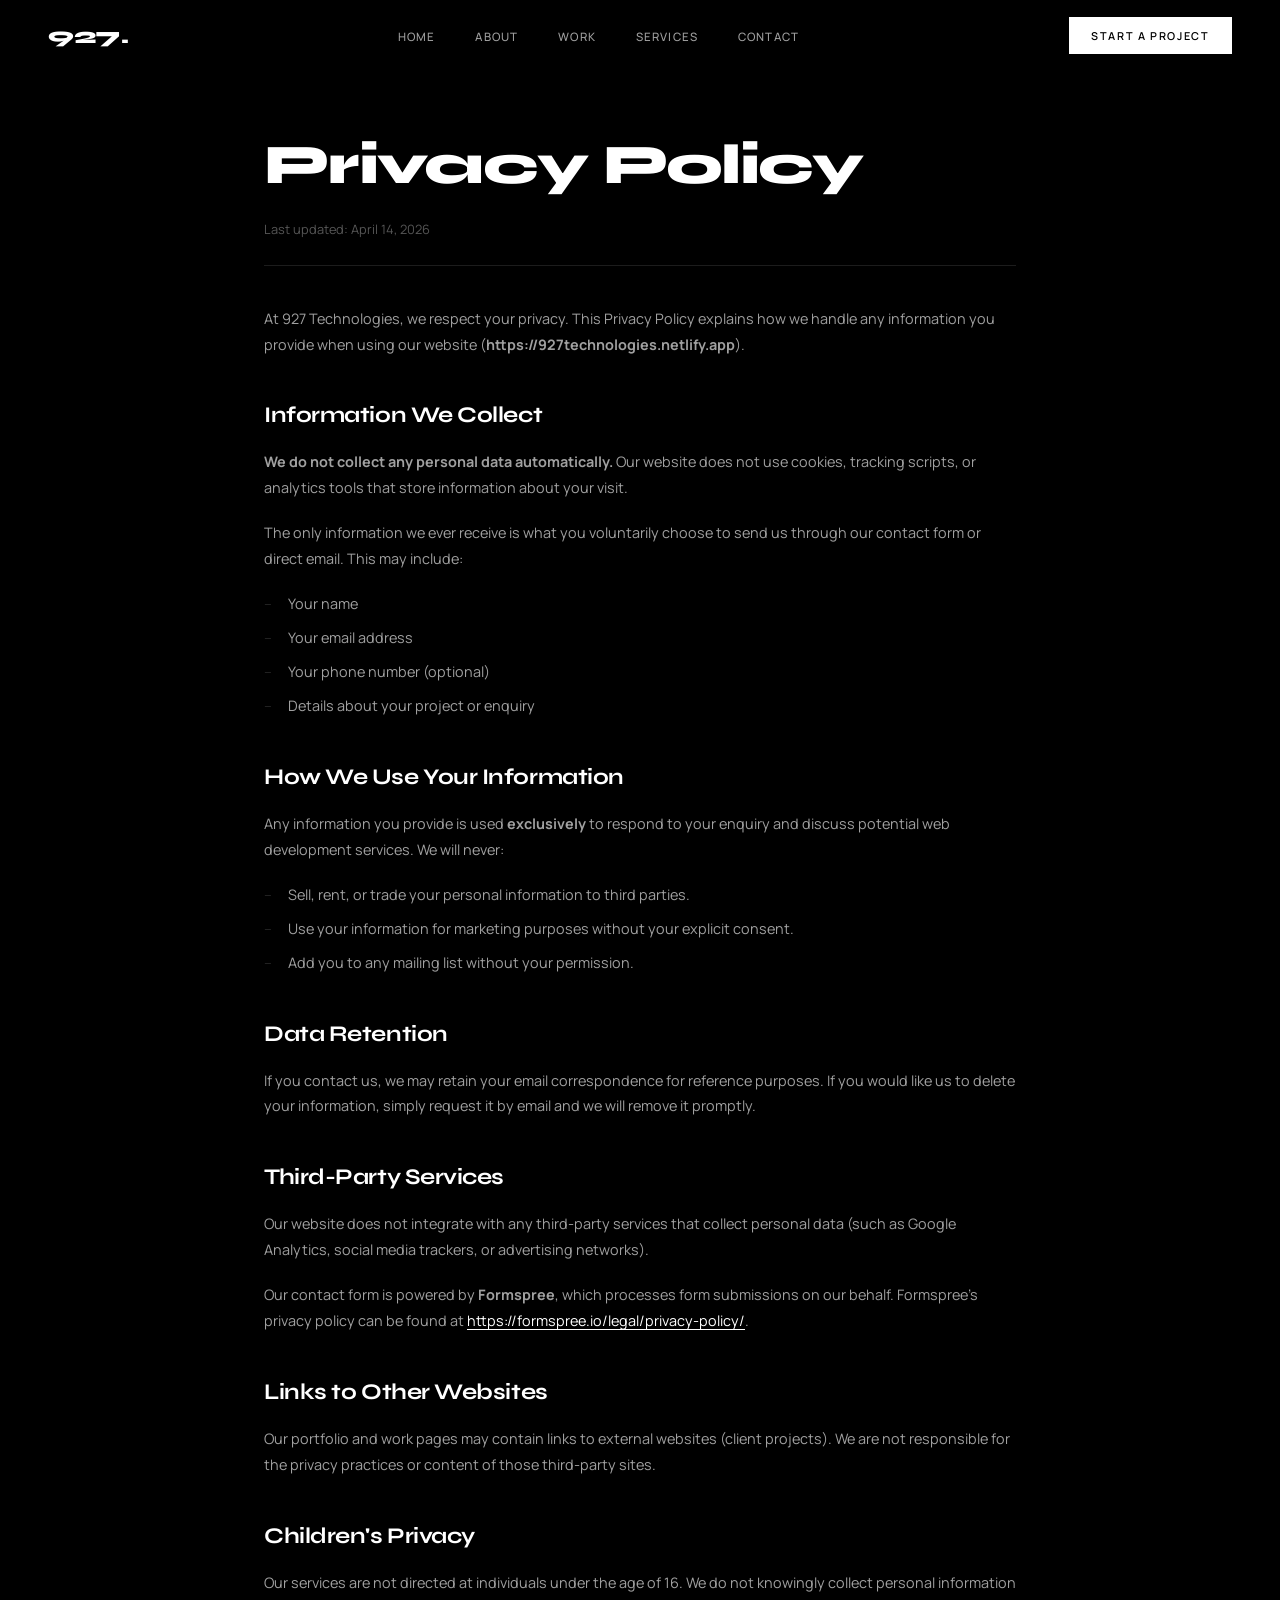
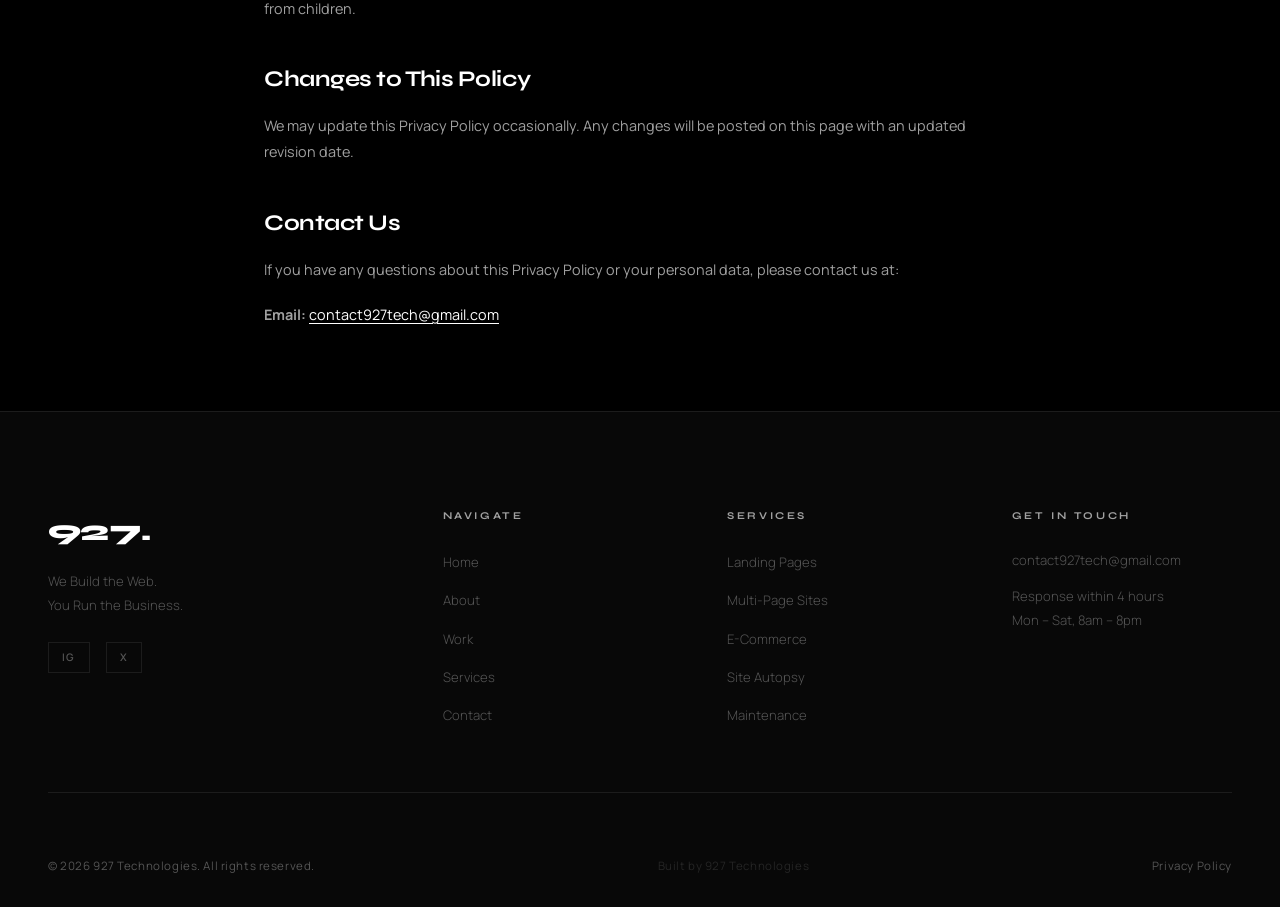
<file: privacy.html>
<!DOCTYPE html>
<html lang="en">
<head>
  <meta charset="UTF-8" />
  <meta name="viewport" content="width=device-width, initial-scale=1.0" />
  <title>Privacy Policy — 927 Technologies</title>

  <!-- SEO -->
  <meta name="description" content="Privacy Policy for 927 Technologies. We respect your privacy and do not collect personal data without consent." />
  <meta name="author" content="927 Technologies" />
  <link rel="canonical" href="https://927technologies.netlify.app/privacy.html" />

  <!-- Open Graph -->
  <meta property="og:title" content="Privacy Policy — 927 Technologies" />
  <meta property="og:description" content="We respect your privacy. No tracking, no cookies, no data sharing." />
  <meta property="og:url" content="https://927technologies.netlify.app/privacy.html" />
  <meta property="og:type" content="website" />

  <!-- Fonts -->
  <link rel="preconnect" href="https://fonts.googleapis.com" />
  <link rel="preconnect" href="https://fonts.gstatic.com" crossorigin />
  <link href="https://fonts.googleapis.com/css2?family=Syne:wght@400;500;600;700;800&family=Manrope:wght@300;400;500;600&display=swap" rel="stylesheet" />

  <!-- Favicons -->
  <link rel="icon" type="image/svg+xml" href="favicon.svg" />
  <link rel="shortcut icon" href="favicon.svg" />

  <!-- Stylesheets -->
  <link rel="stylesheet" href="927.css" />
  <link rel="stylesheet" href="privacy.css" />
</head>
<body>

  <!-- NAVBAR -->
  <nav class="navbar" id="navbar">
    <a href="index.html" class="navbar-logo">927<span class="logo-dot">.</span></a>
    <ul class="navbar-links" id="navLinks">
      <li><a href="index.html">Home</a></li>
      <li><a href="about.html">About</a></li>
      <li><a href="work.html">Work</a></li>
      <li><a href="services.html">Services</a></li>
      <li><a href="contact.html">Contact</a></li>
    </ul>
    <a href="contact.html" class="navbar-cta">Start a Project</a>
    <button class="burger" id="burger" aria-label="Toggle menu"><span></span><span></span><span></span></button>
  </nav>

  <!-- PRIVACY POLICY CONTENT -->
  <main class="privacy-content">
    <h1>Privacy Policy</h1>
    <p class="last-updated">Last updated: April 14, 2026</p>

    <p>At 927 Technologies, we respect your privacy. This Privacy Policy explains how we handle any information you provide when using our website (<strong>https://927technologies.netlify.app</strong>).</p>

    <h2>Information We Collect</h2>
    <p><strong>We do not collect any personal data automatically.</strong> Our website does not use cookies, tracking scripts, or analytics tools that store information about your visit.</p>
    <p>The only information we ever receive is what you voluntarily choose to send us through our contact form or direct email. This may include:</p>
    <ul>
      <li>Your name</li>
      <li>Your email address</li>
      <li>Your phone number (optional)</li>
      <li>Details about your project or enquiry</li>
    </ul>

    <h2>How We Use Your Information</h2>
    <p>Any information you provide is used <strong>exclusively</strong> to respond to your enquiry and discuss potential web development services. We will never:</p>
    <ul>
      <li>Sell, rent, or trade your personal information to third parties.</li>
      <li>Use your information for marketing purposes without your explicit consent.</li>
      <li>Add you to any mailing list without your permission.</li>
    </ul>

    <h2>Data Retention</h2>
    <p>If you contact us, we may retain your email correspondence for reference purposes. If you would like us to delete your information, simply request it by email and we will remove it promptly.</p>

    <h2>Third-Party Services</h2>
    <p>Our website does not integrate with any third-party services that collect personal data (such as Google Analytics, social media trackers, or advertising networks).</p>
    <p>Our contact form is powered by <strong>Formspree</strong>, which processes form submissions on our behalf. Formspree's privacy policy can be found at <a href="https://formspree.io/legal/privacy-policy/" target="_blank" rel="noopener">https://formspree.io/legal/privacy-policy/</a>.</p>

    <h2>Links to Other Websites</h2>
    <p>Our portfolio and work pages may contain links to external websites (client projects). We are not responsible for the privacy practices or content of those third-party sites.</p>

    <h2>Children's Privacy</h2>
    <p>Our services are not directed at individuals under the age of 16. We do not knowingly collect personal information from children.</p>

    <h2>Changes to This Policy</h2>
    <p>We may update this Privacy Policy occasionally. Any changes will be posted on this page with an updated revision date.</p>

    <h2>Contact Us</h2>
    <p>If you have any questions about this Privacy Policy or your personal data, please contact us at:</p>
    <p><strong>Email:</strong> <a href="mailto:contact927tech@gmail.com">contact927tech@gmail.com</a></p>
  </main>

  <!-- FOOTER -->
  <footer class="footer">
    <div class="footer-top">
      <div class="footer-brand"><a href="index.html" class="footer-logo">927<span>.</span></a><p class="footer-tagline">We Build the Web.<br />You Run the Business.</p><div class="footer-socials"><a href="https://instagram.com/927tech" target="_blank" aria-label="Instagram">IG</a><a href="https://x.com/927tech" target="_blank" aria-label="X">X</a></div></div>
      <div class="footer-col"><h4>Navigate</h4><ul><li><a href="index.html">Home</a></li><li><a href="about.html">About</a></li><li><a href="work.html">Work</a></li><li><a href="services.html">Services</a></li><li><a href="contact.html">Contact</a></li></ul></div>
      <div class="footer-col"><h4>Services</h4><ul><li><a href="services.html#base-services">Landing Pages</a></li><li><a href="services.html#base-services">Multi-Page Sites</a></li><li><a href="services.html#base-services">E-Commerce</a></li><li><a href="services.html#site-autopsy">Site Autopsy</a></li><li><a href="services.html#maintenance">Maintenance</a></li></ul></div>
      <div class="footer-col"><h4>Get in Touch</h4><p><a href="mailto:contact927tech@gmail.com">contact927tech@gmail.com</a></p><p style="margin-top:0.8rem;">Response within 4 hours</p><p>Mon – Sat, 8am – 8pm</p></div>
    </div>
    <div class="footer-bottom">
      <p>© 2026 927 Technologies. All rights reserved.</p>
      <p class="footer-bottom-credit">Built by 927 Technologies</p>
      <p><a href="privacy.html" style="color: var(--muted);">Privacy Policy</a></p>
    </div>
  </footer>

  <script src="927.js"></script>
</body>
</html>
</file>
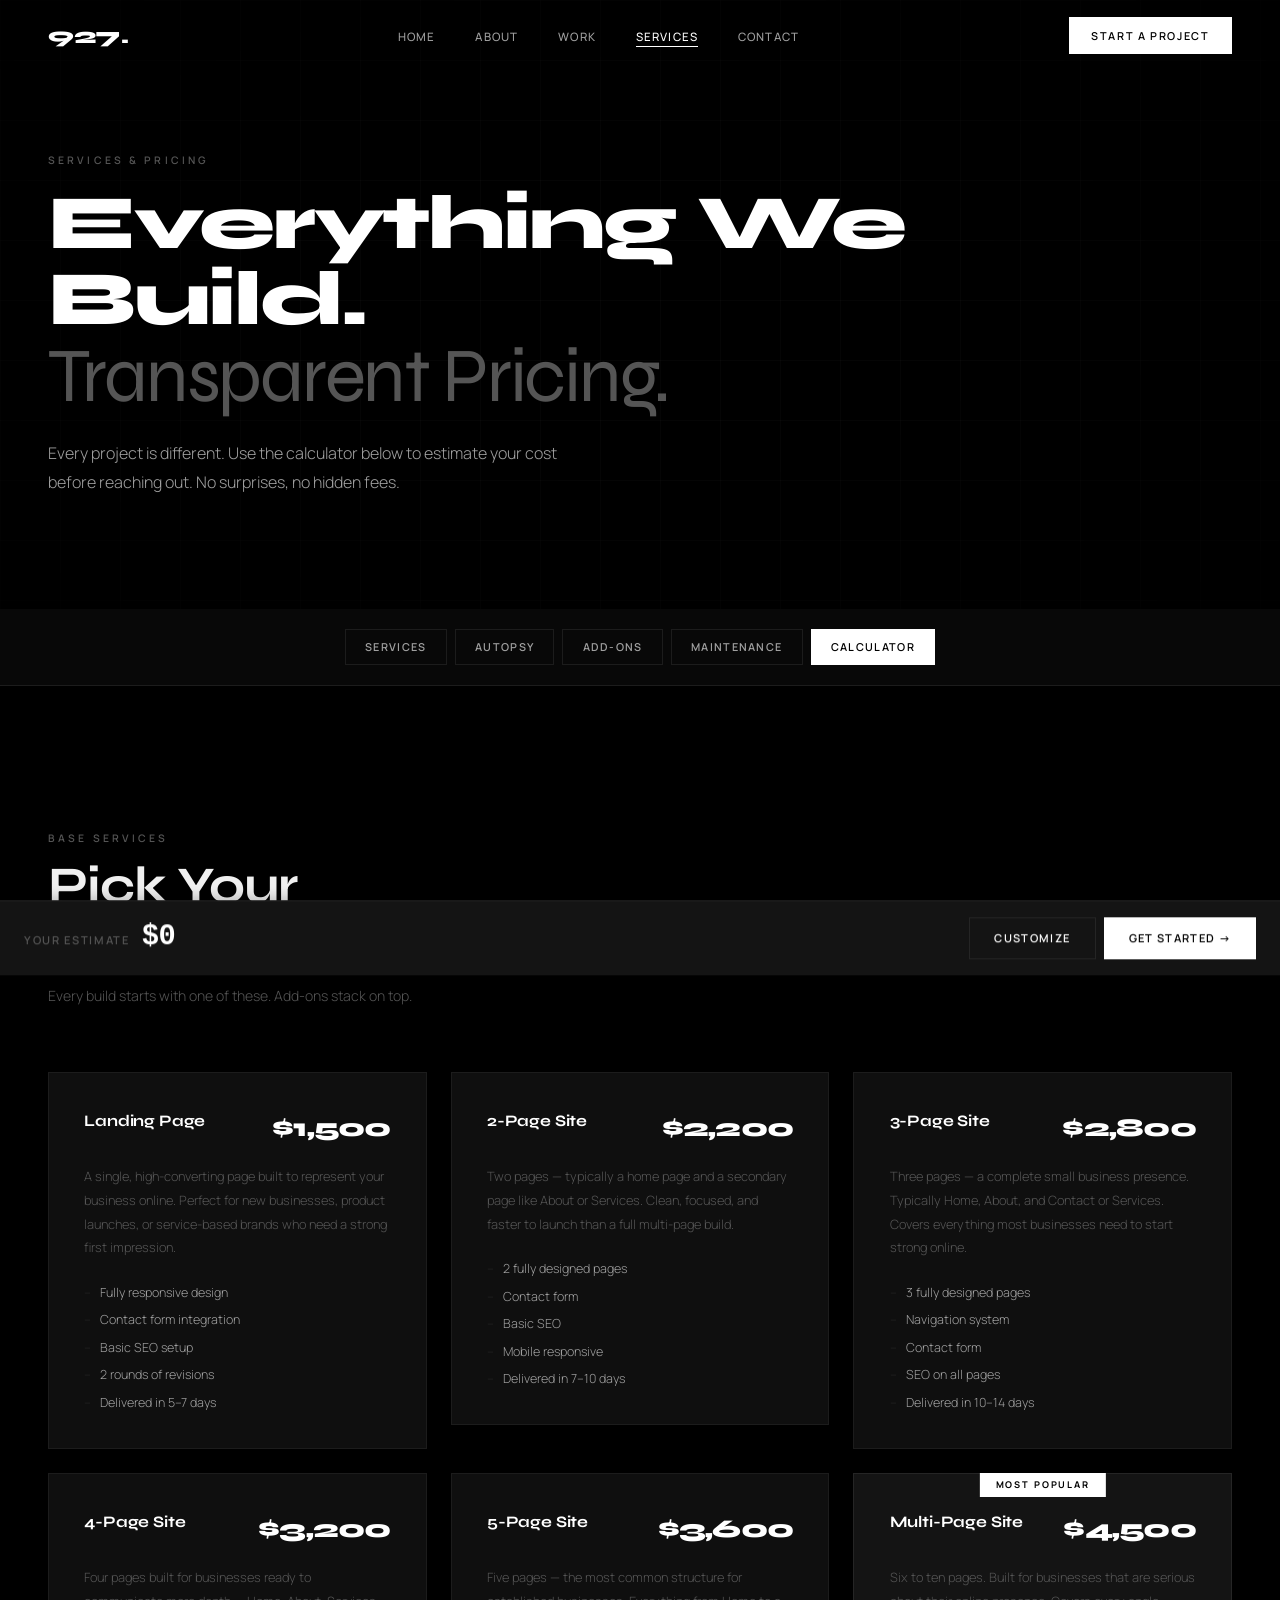
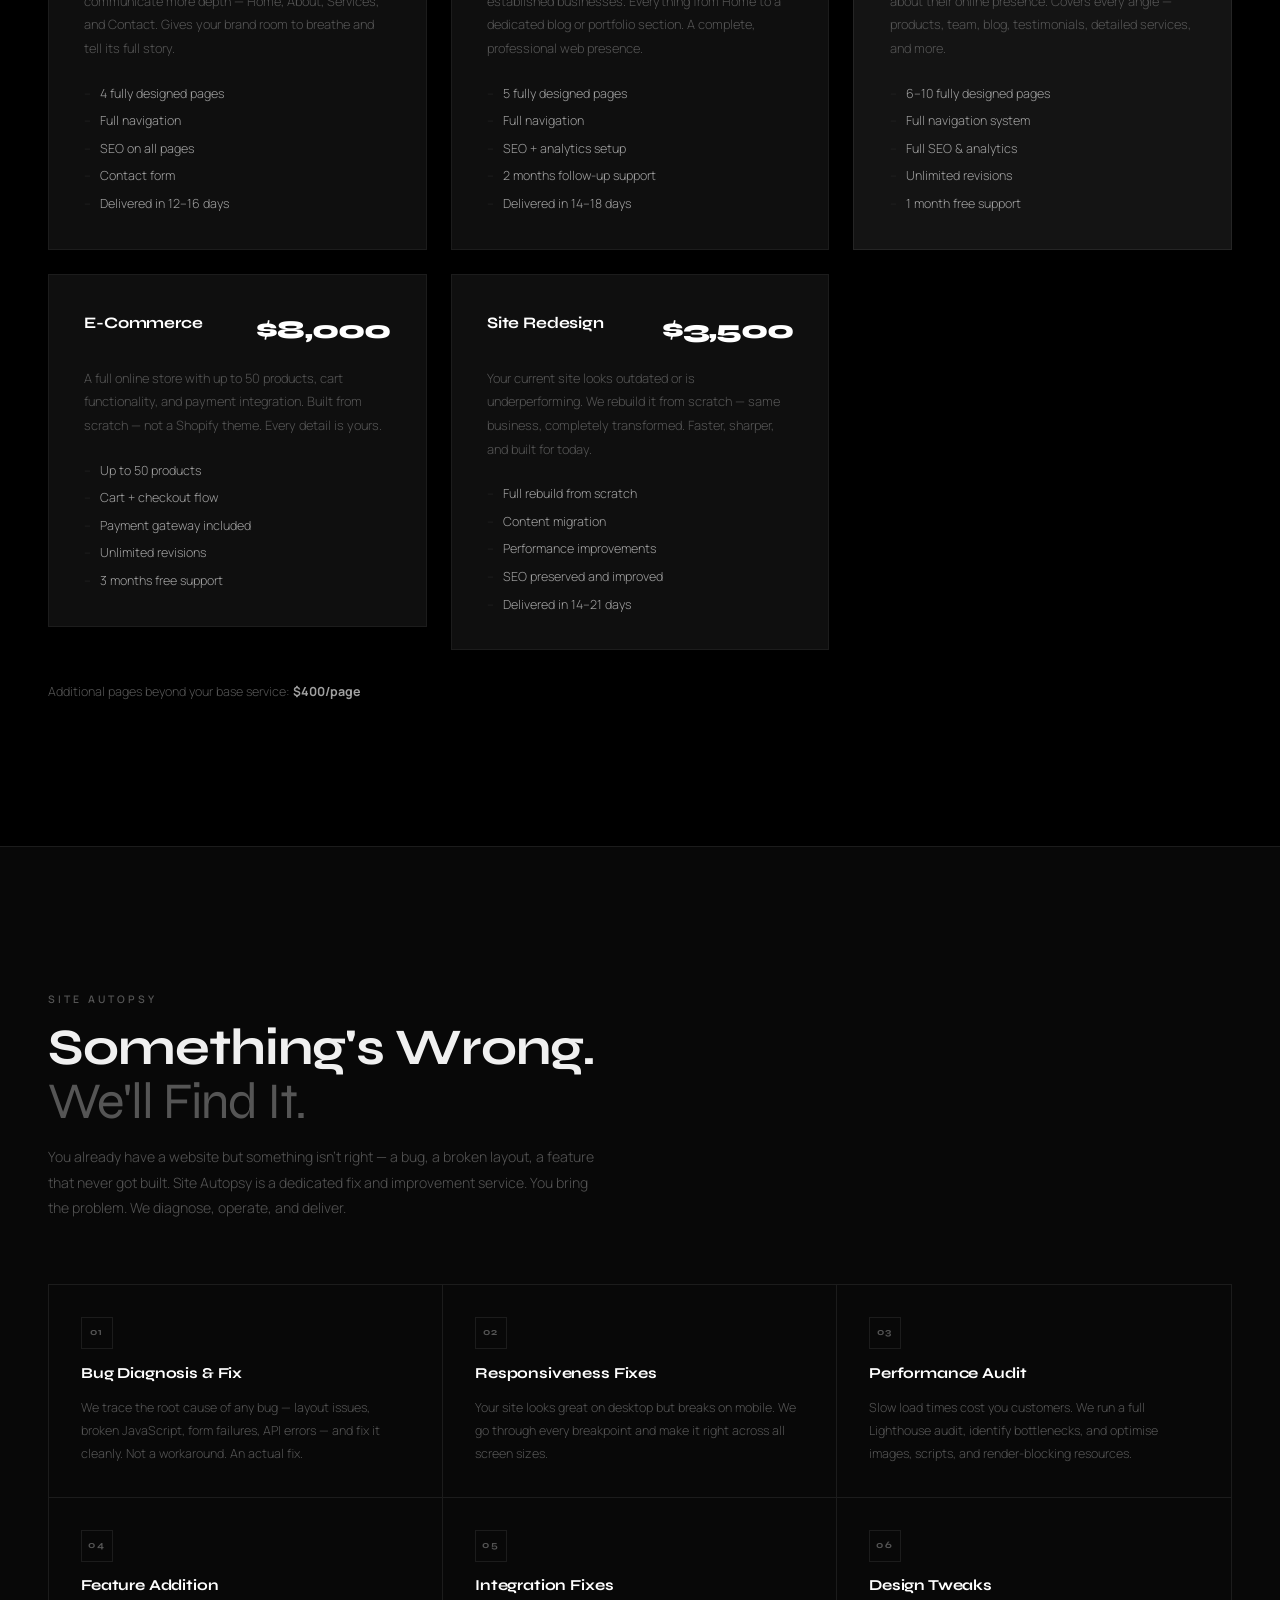
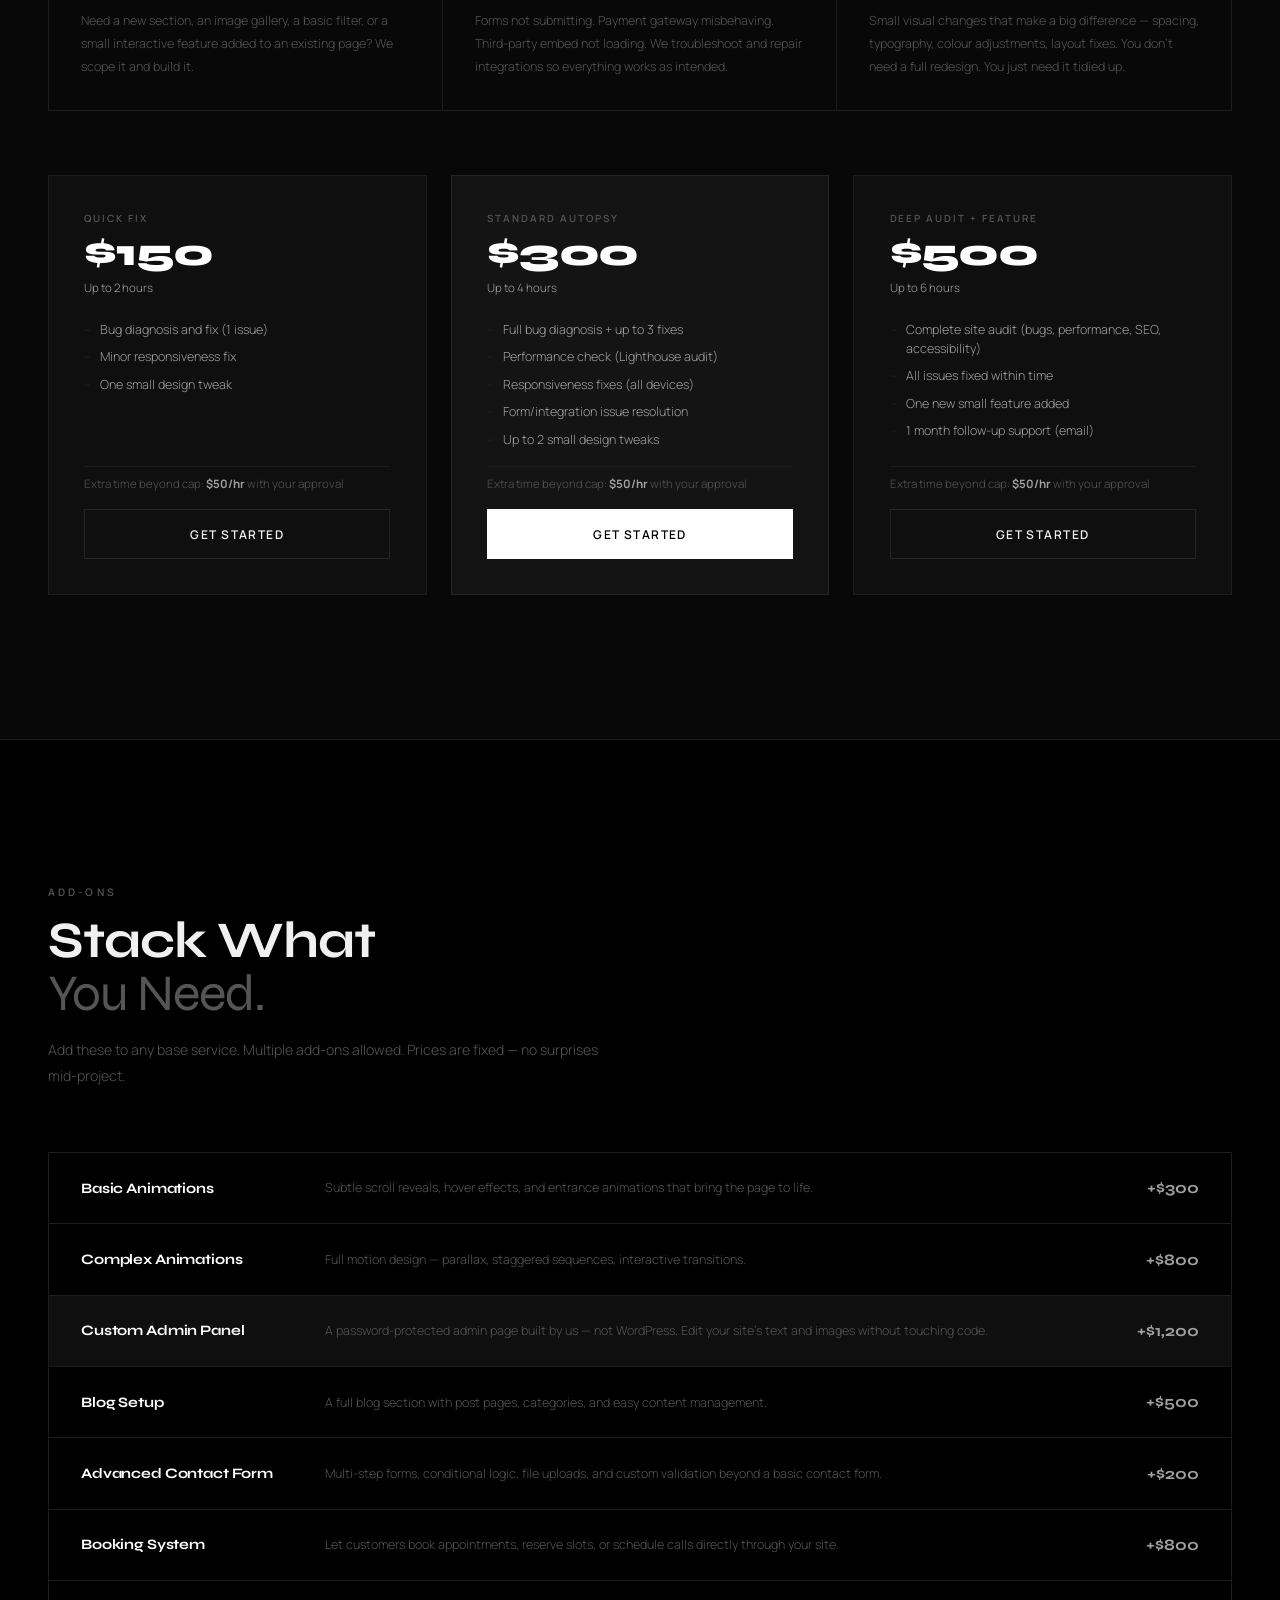
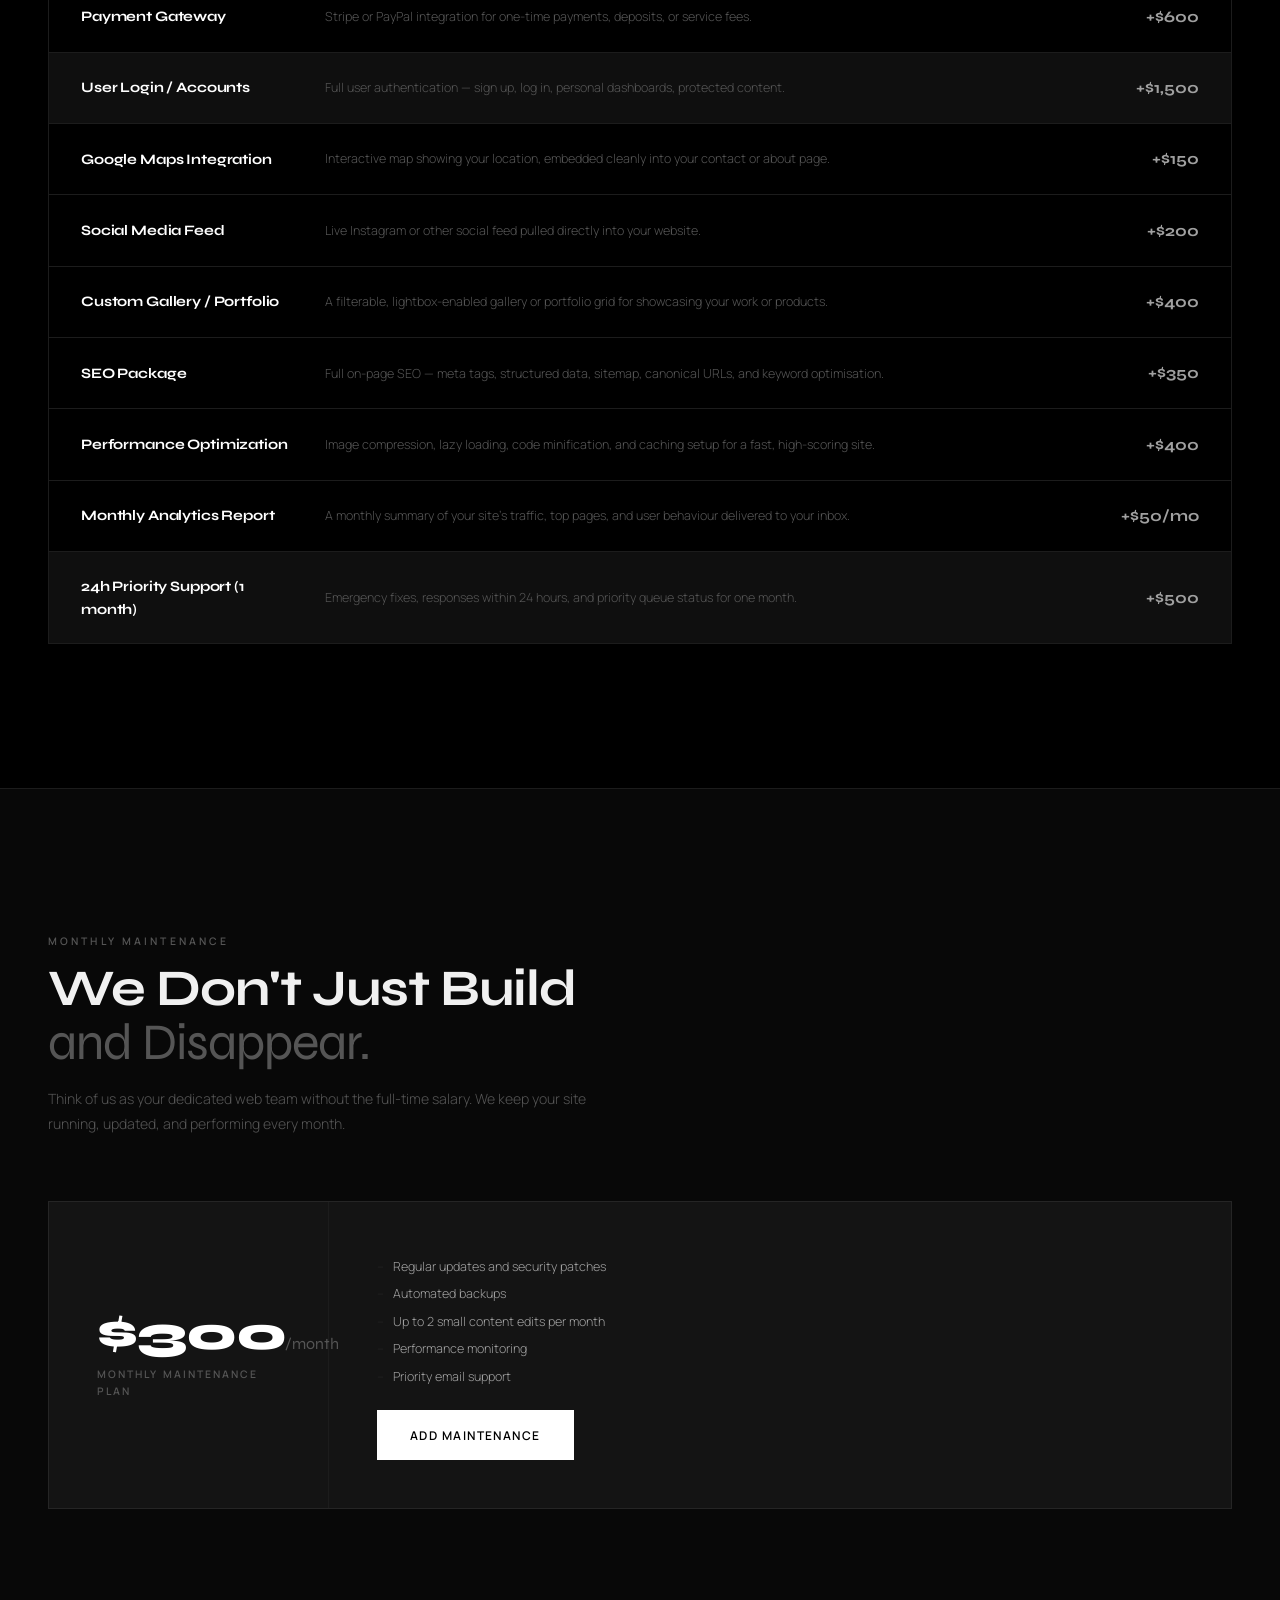
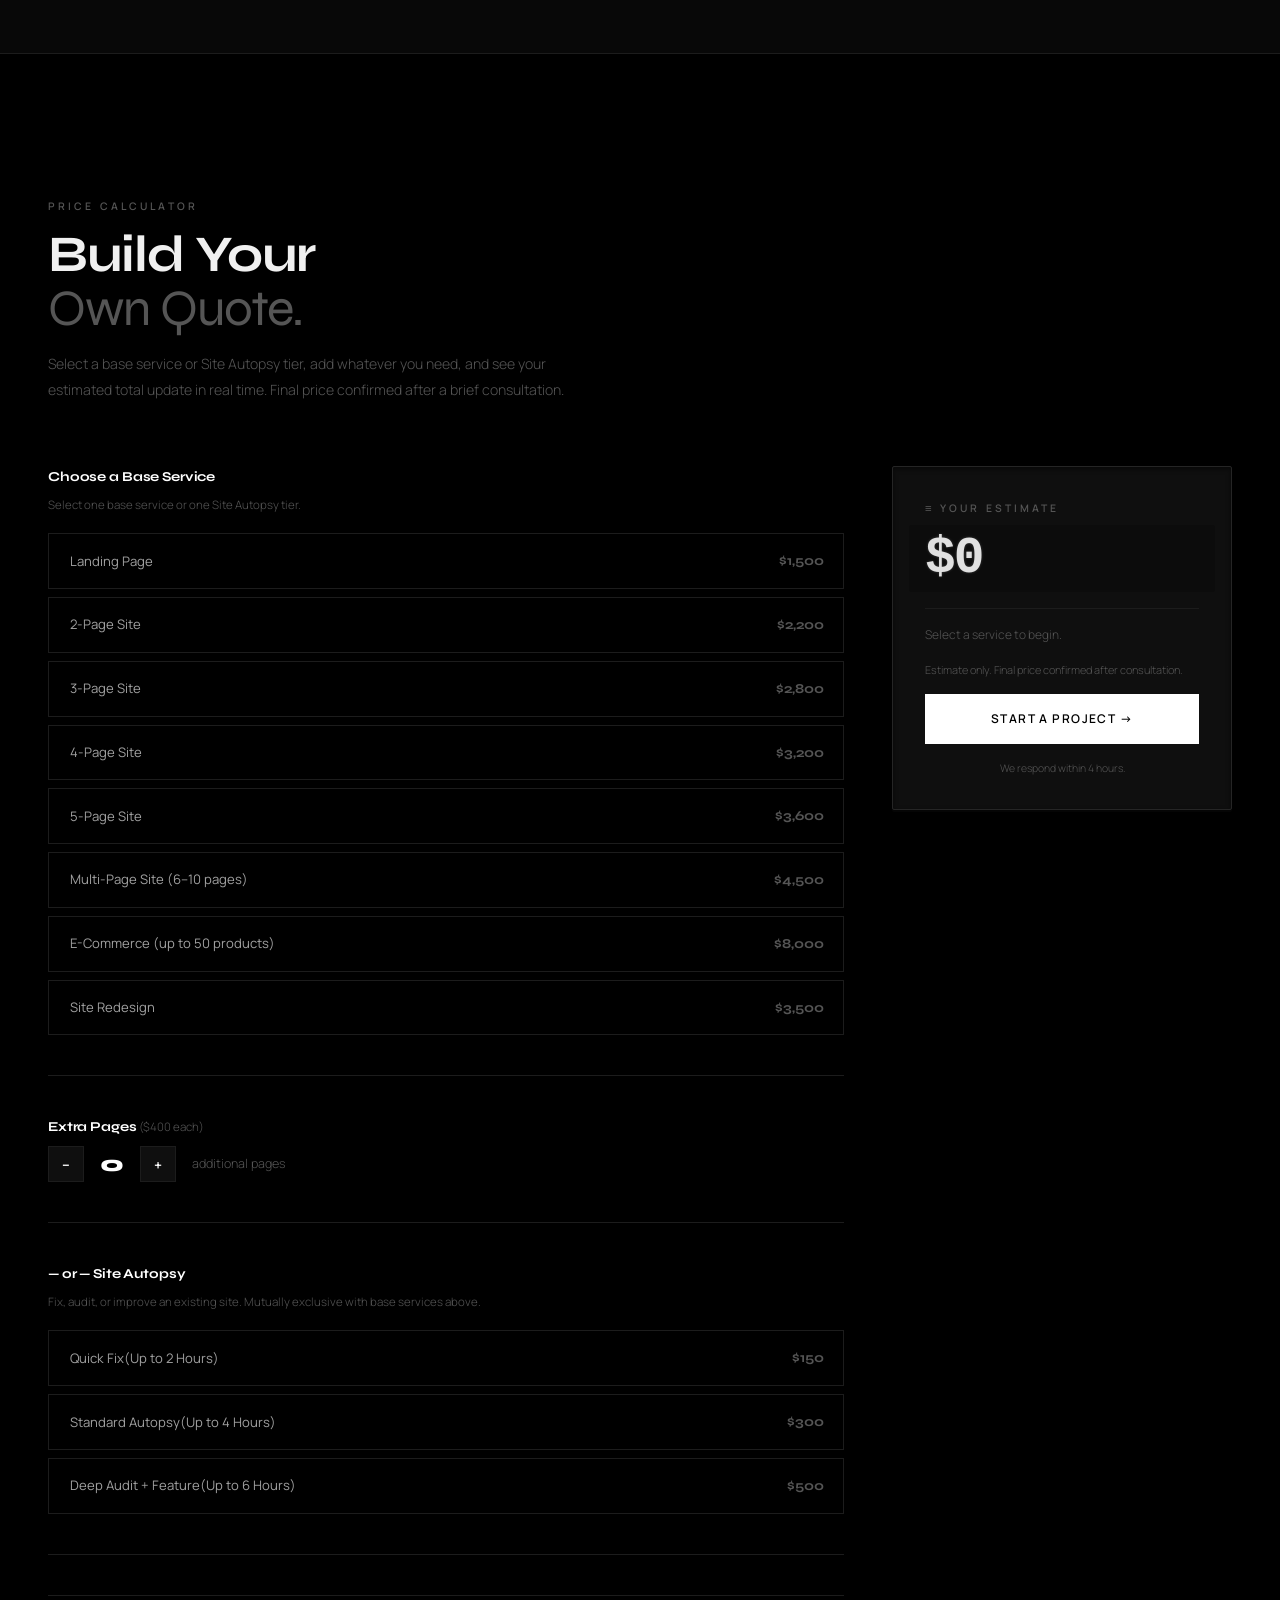
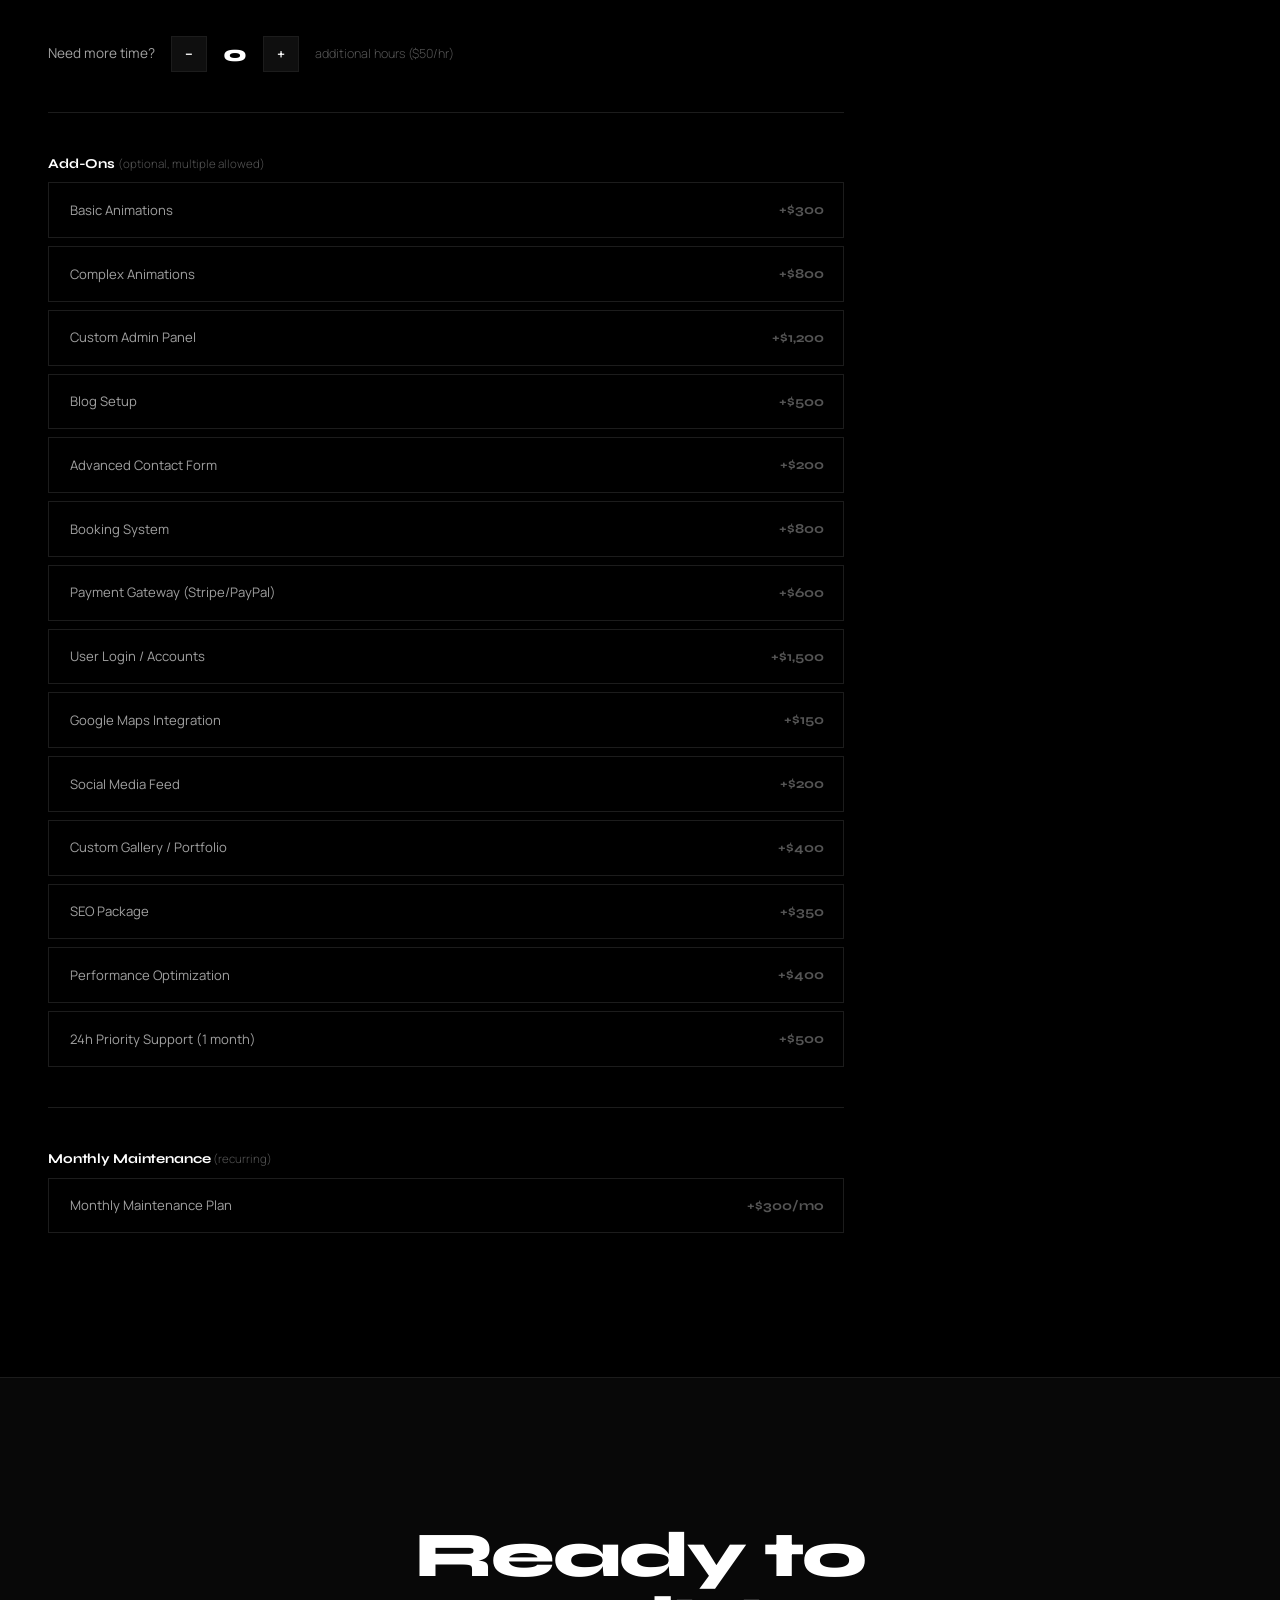
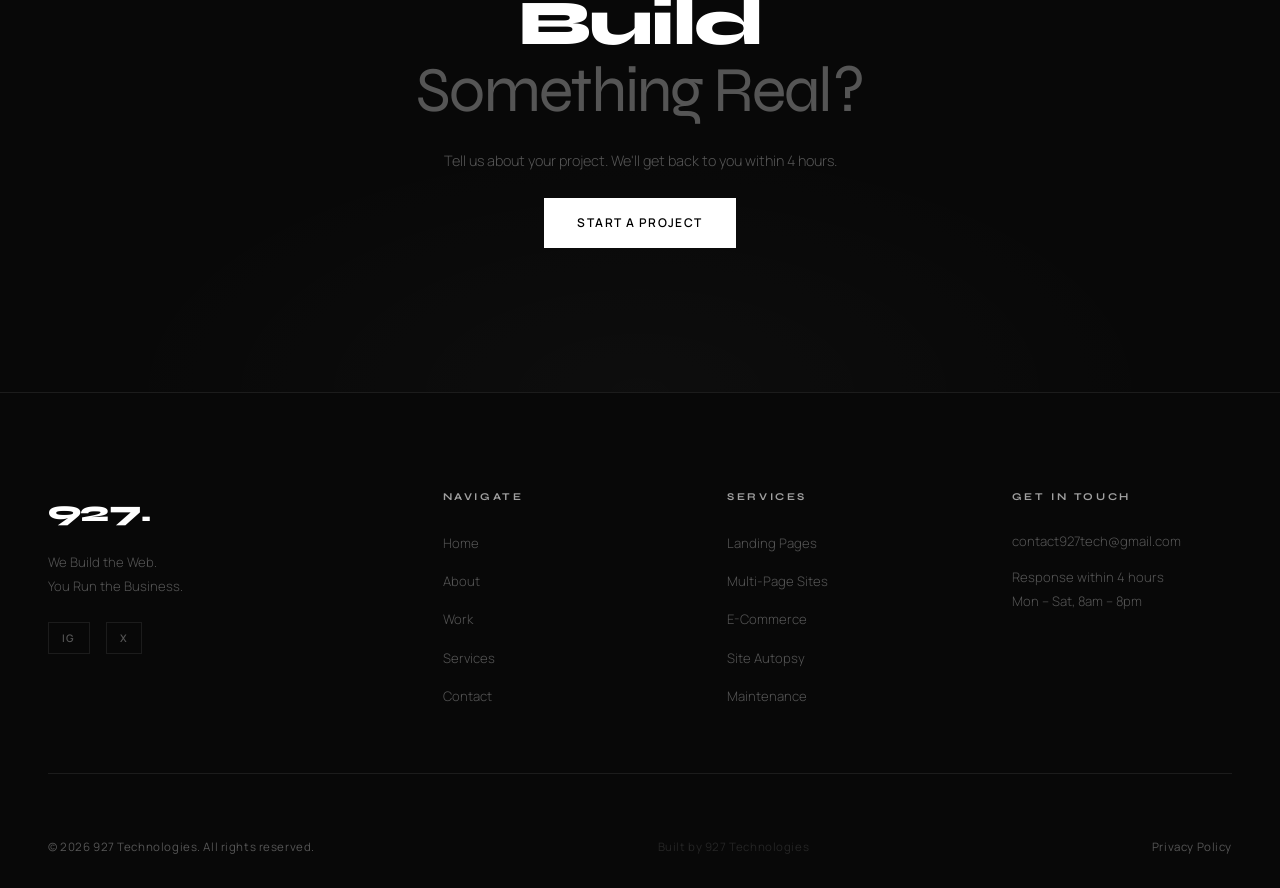
<file: services.html>
<!DOCTYPE html>
<html lang="en">
<head>
  <meta charset="UTF-8" />
  <meta name="viewport" content="width=device-width, initial-scale=1.0" />
  <title>Services & Pricing — 927 Technologies</title>
  <meta name="description" content="927 Technologies services and pricing. Landing pages, multi-page sites, e-commerce, site redesigns, maintenance, and Site Autopsy bug fixes." />
  <meta name="author" content="927 Technologies" />
  <link rel="canonical" href="https://927tech.netlify.app/services.html" />
  <meta property="og:title" content="Services & Pricing — 927 Technologies" />
  <meta property="og:description" content="Transparent pricing. No surprises. Built from scratch for your business." />
  <meta property="og:url" content="https://927tech.netlify.app/services.html" />
  <meta property="og:type" content="website" />
  <link rel="preconnect" href="https://fonts.googleapis.com" />
  <link rel="preconnect" href="https://fonts.gstatic.com" crossorigin />
  <link href="https://fonts.googleapis.com/css2?family=Syne:wght@400;500;600;700;800&family=Manrope:wght@300;400;500;600&display=swap" rel="stylesheet" />
  <link rel="icon" type="image/svg+xml" href="favicon.svg" />
  <link rel="shortcut icon" href="favicon.svg" />
  <link rel="stylesheet" href="927.css" />
  <link rel="stylesheet" href="services.css" />
</head>
<body>

  <nav class="navbar" id="navbar">
    <a href="index.html" class="navbar-logo">927<span class="logo-dot">.</span></a>
    <ul class="navbar-links" id="navLinks">
      <li><a href="index.html">Home</a></li>
      <li><a href="about.html">About</a></li>
      <li><a href="work.html">Work</a></li>
      <li><a href="services.html">Services</a></li>
      <li><a href="contact.html">Contact</a></li>
    </ul>
    <a href="contact.html" class="navbar-cta">Start a Project</a>
    <button class="burger" id="burger" aria-label="Toggle menu"><span></span><span></span><span></span></button>
  </nav>

  <!-- PAGE HERO -->
  <section class="services-hero">
    <div class="services-hero-inner">
      <p class="eyebrow">Services & Pricing</p>
      <h1 class="services-hero-title">Everything We Build.<br /><em>Transparent Pricing.</em></h1>
      <p class="services-hero-body">Every project is different. Use the calculator below to estimate your cost before reaching out. No surprises, no hidden fees.</p>
    </div>
  </section>

    <!-- SECTION JUMP NAV -->
  <div class="services-jump-nav">
    <div class="services-jump-inner">
      <button class="jump-btn" data-scroll="base-services">Services</button>
      <button class="jump-btn" data-scroll="site-autopsy">Autopsy</button>
      <button class="jump-btn" data-scroll="addons">Add‑ons</button>
      <button class="jump-btn" data-scroll="maintenance">Maintenance</button>
      <button class="jump-btn jump-btn-highlight" data-scroll="calculator">Calculator</button>
    </div>
  </div>

  <!-- BASE SERVICES -->
  <section class="sp-section" id="base-services">
    <div class="sp-inner">
      <div class="sp-header">
        <p class="eyebrow">Base Services</p>
        <h2 class="section-title">Pick Your<br /><em>Starting Point.</em></h2>
        <p class="sp-sub">Every build starts with one of these. Add-ons stack on top.</p>
      </div>
      <div class="sp-cards">

        <div class="sp-card">
          <div class="sp-card-top">
            <h3>Landing Page</h3>
            <div class="sp-price">$1,500</div>
          </div>
          <p class="sp-card-desc">A single, high-converting page built to represent your business online. Perfect for new businesses, product launches, or service-based brands who need a strong first impression.</p>
          <ul class="sp-card-includes">
            <li>Fully responsive design</li>
            <li>Contact form integration</li>
            <li>Basic SEO setup</li>
            <li>2 rounds of revisions</li>
            <li>Delivered in 5–7 days</li>
          </ul>
        </div>

        <div class="sp-card">
          <div class="sp-card-top">
            <h3>2-Page Site</h3>
            <div class="sp-price">$2,200</div>
          </div>
          <p class="sp-card-desc">Two pages — typically a home page and a secondary page like About or Services. Clean, focused, and faster to launch than a full multi-page build.</p>
          <ul class="sp-card-includes">
            <li>2 fully designed pages</li>
            <li>Contact form</li>
            <li>Basic SEO</li>
            <li>Mobile responsive</li>
            <li>Delivered in 7–10 days</li>
          </ul>
        </div>

        <div class="sp-card">
          <div class="sp-card-top">
            <h3>3-Page Site</h3>
            <div class="sp-price">$2,800</div>
          </div>
          <p class="sp-card-desc">Three pages — a complete small business presence. Typically Home, About, and Contact or Services. Covers everything most businesses need to start strong online.</p>
          <ul class="sp-card-includes">
            <li>3 fully designed pages</li>
            <li>Navigation system</li>
            <li>Contact form</li>
            <li>SEO on all pages</li>
            <li>Delivered in 10–14 days</li>
          </ul>
        </div>

        <div class="sp-card">
          <div class="sp-card-top">
            <h3>4-Page Site</h3>
            <div class="sp-price">$3,200</div>
          </div>
          <p class="sp-card-desc">Four pages built for businesses ready to communicate more depth — Home, About, Services, and Contact. Gives your brand room to breathe and tell its full story.</p>
          <ul class="sp-card-includes">
            <li>4 fully designed pages</li>
            <li>Full navigation</li>
            <li>SEO on all pages</li>
            <li>Contact form</li>
            <li>Delivered in 12–16 days</li>
          </ul>
        </div>

        <div class="sp-card">
          <div class="sp-card-top">
            <h3>5-Page Site</h3>
            <div class="sp-price">$3,600</div>
          </div>
          <p class="sp-card-desc">Five pages — the most common structure for established businesses. Everything from Home to a dedicated blog or portfolio section. A complete, professional web presence.</p>
          <ul class="sp-card-includes">
            <li>5 fully designed pages</li>
            <li>Full navigation</li>
            <li>SEO + analytics setup</li>
            <li>2 months follow-up support</li>
            <li>Delivered in 14–18 days</li>
          </ul>
        </div>

        <div class="sp-card sp-card-featured">
          <div class="sp-card-badge">Most Popular</div>
          <div class="sp-card-top">
            <h3>Multi-Page Site</h3>
            <div class="sp-price">$4,500</div>
          </div>
          <p class="sp-card-desc">Six to ten pages. Built for businesses that are serious about their online presence. Covers every angle — products, team, blog, testimonials, detailed services, and more.</p>
          <ul class="sp-card-includes">
            <li>6–10 fully designed pages</li>
            <li>Full navigation system</li>
            <li>Full SEO & analytics</li>
            <li>Unlimited revisions</li>
            <li>1 month free support</li>
          </ul>
        </div>

        <div class="sp-card">
          <div class="sp-card-top">
            <h3>E-Commerce</h3>
            <div class="sp-price">$8,000</div>
          </div>
          <p class="sp-card-desc">A full online store with up to 50 products, cart functionality, and payment integration. Built from scratch — not a Shopify theme. Every detail is yours.</p>
          <ul class="sp-card-includes">
            <li>Up to 50 products</li>
            <li>Cart + checkout flow</li>
            <li>Payment gateway included</li>
            <li>Unlimited revisions</li>
            <li>3 months free support</li>
          </ul>
        </div>

        <div class="sp-card">
          <div class="sp-card-top">
            <h3>Site Redesign</h3>
            <div class="sp-price">$3,500</div>
          </div>
          <p class="sp-card-desc">Your current site looks outdated or is underperforming. We rebuild it from scratch — same business, completely transformed. Faster, sharper, and built for today.</p>
          <ul class="sp-card-includes">
            <li>Full rebuild from scratch</li>
            <li>Content migration</li>
            <li>Performance improvements</li>
            <li>SEO preserved and improved</li>
            <li>Delivered in 14–21 days</li>
          </ul>
        </div>

      </div>
      <p class="sp-note">Additional pages beyond your base service: <strong>$400/page</strong></p>
    </div>
  </section>

  <!-- SITE AUTOPSY -->
  <section class="sp-section sp-section-alt" id="site-autopsy">
    <div class="sp-inner">
      <div class="sp-header">
        <p class="eyebrow">Site Autopsy</p>
        <h2 class="section-title">Something's Wrong.<br /><em>We'll Find It.</em></h2>
        <p class="sp-sub">You already have a website but something isn't right — a bug, a broken layout, a feature that never got built. Site Autopsy is a dedicated fix and improvement service. You bring the problem. We diagnose, operate, and deliver.</p>
      </div>

      <div class="autopsy-what">
        <div class="autopsy-what-grid">
          <div class="autopsy-what-item">
            <div class="autopsy-what-num">01</div>
            <h4>Bug Diagnosis & Fix</h4>
            <p>We trace the root cause of any bug — layout issues, broken JavaScript, form failures, API errors — and fix it cleanly. Not a workaround. An actual fix.</p>
          </div>
          <div class="autopsy-what-item">
            <div class="autopsy-what-num">02</div>
            <h4>Responsiveness Fixes</h4>
            <p>Your site looks great on desktop but breaks on mobile. We go through every breakpoint and make it right across all screen sizes.</p>
          </div>
          <div class="autopsy-what-item">
            <div class="autopsy-what-num">03</div>
            <h4>Performance Audit</h4>
            <p>Slow load times cost you customers. We run a full Lighthouse audit, identify bottlenecks, and optimise images, scripts, and render-blocking resources.</p>
          </div>
          <div class="autopsy-what-item">
            <div class="autopsy-what-num">04</div>
            <h4>Feature Addition</h4>
            <p>Need a new section, an image gallery, a basic filter, or a small interactive feature added to an existing page? We scope it and build it.</p>
          </div>
          <div class="autopsy-what-item">
            <div class="autopsy-what-num">05</div>
            <h4>Integration Fixes</h4>
            <p>Forms not submitting. Payment gateway misbehaving. Third-party embed not loading. We troubleshoot and repair integrations so everything works as intended.</p>
          </div>
          <div class="autopsy-what-item">
            <div class="autopsy-what-num">06</div>
            <h4>Design Tweaks</h4>
            <p>Small visual changes that make a big difference — spacing, typography, colour adjustments, layout fixes. You don't need a full redesign. You just need it tidied up.</p>
          </div>
        </div>
      </div>

      <div class="autopsy-tiers">
        <div class="autopsy-tier">
          <div class="autopsy-tier-top">
            <span class="autopsy-tier-label">Quick Fix</span>
            <div class="autopsy-tier-price">$150</div>
            <span class="autopsy-tier-time">Up to 2 hours</span>
          </div>
          <ul class="sp-card-includes">
            <li>Bug diagnosis and fix (1 issue)</li>
            <li>Minor responsiveness fix</li>
            <li>One small design tweak</li>
          </ul>
          <p class="autopsy-tier-extra">Extra time beyond cap: <strong>$50/hr</strong> with your approval</p>
          <a href="contact.html" class="btn btn-outline">Get Started</a>
        </div>

        <div class="autopsy-tier autopsy-tier-featured">
          <div class="autopsy-tier-top">
            <span class="autopsy-tier-label">Standard Autopsy</span>
            <div class="autopsy-tier-price">$300</div>
            <span class="autopsy-tier-time">Up to 4 hours</span>
          </div>
          <ul class="sp-card-includes">
            <li>Full bug diagnosis + up to 3 fixes</li>
            <li>Performance check (Lighthouse audit)</li>
            <li>Responsiveness fixes (all devices)</li>
            <li>Form/integration issue resolution</li>
            <li>Up to 2 small design tweaks</li>
          </ul>
          <p class="autopsy-tier-extra">Extra time beyond cap: <strong>$50/hr</strong> with your approval</p>
          <a href="contact.html" class="btn btn-primary">Get Started</a>
        </div>

        <div class="autopsy-tier">
          <div class="autopsy-tier-top">
            <span class="autopsy-tier-label">Deep Audit + Feature</span>
            <div class="autopsy-tier-price">$500</div>
            <span class="autopsy-tier-time">Up to 6 hours</span>
          </div>
          <ul class="sp-card-includes">
            <li>Complete site audit (bugs, performance, SEO, accessibility)</li>
            <li>All issues fixed within time</li>
            <li>One new small feature added</li>
            <li>1 month follow-up support (email)</li>
          </ul>
          <p class="autopsy-tier-extra">Extra time beyond cap: <strong>$50/hr</strong> with your approval</p>
          <a href="contact.html" class="btn btn-outline">Get Started</a>
        </div>
      </div>
    </div>
  </section>

  <!-- ADD-ONS -->
  <section class="sp-section" id="addons">
    <div class="sp-inner">
      <div class="sp-header">
        <p class="eyebrow">Add-Ons</p>
        <h2 class="section-title">Stack What<br /><em>You Need.</em></h2>
        <p class="sp-sub">Add these to any base service. Multiple add-ons allowed. Prices are fixed — no surprises mid-project.</p>
      </div>
      <div class="addons-grid">
        <div class="addon-row"><span class="addon-name">Basic Animations</span><span class="addon-desc">Subtle scroll reveals, hover effects, and entrance animations that bring the page to life.</span><span class="addon-price">+$300</span></div>
        <div class="addon-row"><span class="addon-name">Complex Animations</span><span class="addon-desc">Full motion design — parallax, staggered sequences, interactive transitions.</span><span class="addon-price">+$800</span></div>
        <div class="addon-row addon-row-highlight"><span class="addon-name">Custom Admin Panel</span><span class="addon-desc">A password-protected admin page built by us — not WordPress. Edit your site's text and images without touching code.</span><span class="addon-price">+$1,200</span></div>
        <div class="addon-row"><span class="addon-name">Blog Setup</span><span class="addon-desc">A full blog section with post pages, categories, and easy content management.</span><span class="addon-price">+$500</span></div>
        <div class="addon-row"><span class="addon-name">Advanced Contact Form</span><span class="addon-desc">Multi-step forms, conditional logic, file uploads, and custom validation beyond a basic contact form.</span><span class="addon-price">+$200</span></div>
        <div class="addon-row"><span class="addon-name">Booking System</span><span class="addon-desc">Let customers book appointments, reserve slots, or schedule calls directly through your site.</span><span class="addon-price">+$800</span></div>
        <div class="addon-row"><span class="addon-name">Payment Gateway</span><span class="addon-desc">Stripe or PayPal integration for one-time payments, deposits, or service fees.</span><span class="addon-price">+$600</span></div>
        <div class="addon-row addon-row-highlight"><span class="addon-name">User Login / Accounts</span><span class="addon-desc">Full user authentication — sign up, log in, personal dashboards, protected content.</span><span class="addon-price">+$1,500</span></div>
        <div class="addon-row"><span class="addon-name">Google Maps Integration</span><span class="addon-desc">Interactive map showing your location, embedded cleanly into your contact or about page.</span><span class="addon-price">+$150</span></div>
        <div class="addon-row"><span class="addon-name">Social Media Feed</span><span class="addon-desc">Live Instagram or other social feed pulled directly into your website.</span><span class="addon-price">+$200</span></div>
        <div class="addon-row"><span class="addon-name">Custom Gallery / Portfolio</span><span class="addon-desc">A filterable, lightbox-enabled gallery or portfolio grid for showcasing your work or products.</span><span class="addon-price">+$400</span></div>
        <div class="addon-row"><span class="addon-name">SEO Package</span><span class="addon-desc">Full on-page SEO — meta tags, structured data, sitemap, canonical URLs, and keyword optimisation.</span><span class="addon-price">+$350</span></div>
        <div class="addon-row"><span class="addon-name">Performance Optimization</span><span class="addon-desc">Image compression, lazy loading, code minification, and caching setup for a fast, high-scoring site.</span><span class="addon-price">+$400</span></div>
        <div class="addon-row"><span class="addon-name">Monthly Analytics Report</span><span class="addon-desc">A monthly summary of your site's traffic, top pages, and user behaviour delivered to your inbox.</span><span class="addon-price">+$50/mo</span></div>
        <div class="addon-row addon-row-highlight"><span class="addon-name">24h Priority Support (1 month)</span><span class="addon-desc">Emergency fixes, responses within 24 hours, and priority queue status for one month.</span><span class="addon-price">+$500</span></div>
      </div>
    </div>
  </section>

  <!-- MAINTENANCE -->
  <section class="sp-section sp-section-alt" id="maintenance">
    <div class="sp-inner">
      <div class="sp-header">
        <p class="eyebrow">Monthly Maintenance</p>
        <h2 class="section-title">We Don't Just Build<br /><em>and Disappear.</em></h2>
        <p class="sp-sub">Think of us as your dedicated web team without the full-time salary. We keep your site running, updated, and performing every month.</p>
      </div>
      <div class="maintenance-card">
        <div class="maintenance-card-left">
          <div class="maintenance-price">$300<span>/month</span></div>
          <p class="maintenance-label">Monthly Maintenance Plan</p>
        </div>
        <div class="maintenance-card-right">
          <ul class="sp-card-includes">
            <li>Regular updates and security patches</li>
            <li>Automated backups</li>
            <li>Up to 2 small content edits per month</li>
            <li>Performance monitoring</li>
            <li>Priority email support</li>
          </ul>
          <a href="contact.html" class="btn btn-primary" style="margin-top:1.5rem;">Add Maintenance</a>
        </div>
      </div>
    </div>
  </section>

  <!-- CALCULATOR -->
  <section class="sp-section" id="calculator">
    <div class="sp-inner">
      <div class="sp-header">
        <p class="eyebrow">Price Calculator</p>
        <h2 class="section-title">Build Your<br /><em>Own Quote.</em></h2>
        <p class="sp-sub">Select a base service or Site Autopsy tier, add whatever you need, and see your estimated total update in real time. Final price confirmed after a brief consultation.</p>
      </div>

      <div class="calc-layout">
        <div class="calc-form">

          <!-- BASE SERVICE -->
          <div class="calc-group">
            <h3 class="calc-group-title">Choose a Base Service</h3>
            <p class="calc-group-note">Select one base service or one Site Autopsy tier.</p>
            <div class="calc-options" id="baseOptions">
              <label class="calc-option"><input type="radio" name="base" value="1500" data-label="Landing Page" /><span class="calc-option-inner"><span class="calc-option-name">Landing Page</span><span class="calc-option-price">$1,500</span></span></label>
              <label class="calc-option"><input type="radio" name="base" value="2200" data-label="2-Page Site" /><span class="calc-option-inner"><span class="calc-option-name">2-Page Site</span><span class="calc-option-price">$2,200</span></span></label>
              <label class="calc-option"><input type="radio" name="base" value="2800" data-label="3-Page Site" /><span class="calc-option-inner"><span class="calc-option-name">3-Page Site</span><span class="calc-option-price">$2,800</span></span></label>
              <label class="calc-option"><input type="radio" name="base" value="3200" data-label="4-Page Site" /><span class="calc-option-inner"><span class="calc-option-name">4-Page Site</span><span class="calc-option-price">$3,200</span></span></label>
              <label class="calc-option"><input type="radio" name="base" value="3600" data-label="5-Page Site" /><span class="calc-option-inner"><span class="calc-option-name">5-Page Site</span><span class="calc-option-price">$3,600</span></span></label>
              <label class="calc-option"><input type="radio" name="base" value="4500" data-label="Multi-Page Site (6–10 pages)" /><span class="calc-option-inner"><span class="calc-option-name">Multi-Page Site (6–10 pages)</span><span class="calc-option-price">$4,500</span></span></label>
              <label class="calc-option"><input type="radio" name="base" value="8000" data-label="E-Commerce (up to 50 products)" /><span class="calc-option-inner"><span class="calc-option-name">E-Commerce (up to 50 products)</span><span class="calc-option-price">$8,000</span></span></label>
              <label class="calc-option"><input type="radio" name="base" value="3500" data-label="Site Redesign" /><span class="calc-option-inner"><span class="calc-option-name">Site Redesign</span><span class="calc-option-price">$3,500</span></span></label>
            </div>
          </div>

           <!-- EXTRA PAGES -->
          <div class="calc-group" id="extraPagesGroup">
            <h3 class="calc-group-title">Extra Pages <span class="calc-group-optional">($400 each)</span></h3>
            <div class="calc-pages-row">
              <button class="calc-pages-btn" id="pagesDown">−</button>
              <span class="calc-pages-count" id="pagesCount">0</span>
              <button class="calc-pages-btn" id="pagesUp">+</button>
              <span class="calc-pages-label">additional pages</span>
            </div>
          </div>

          <!-- SITE AUTOPSY -->
          <div class="calc-group">
            <h3 class="calc-group-title">— or — Site Autopsy</h3>
            <p class="calc-group-note">Fix, audit, or improve an existing site. Mutually exclusive with base services above.</p>
            <div class="calc-options" id="autopsyOptions">
              <label class="calc-option"><input type="radio" name="base" value="150" data-label="Quick Fix" /><span class="calc-option-inner"><span class="calc-option-name">Quick Fix(Up to 2 Hours)</span><span class="calc-option-price">$150</span></span></label>
              <label class="calc-option"><input type="radio" name="base" value="300" data-label="Standard Autopsy" /><span class="calc-option-inner"><span class="calc-option-name">Standard Autopsy(Up to 4 Hours)</span><span class="calc-option-price">$300</span></span></label>
              <label class="calc-option"><input type="radio" name="base" value="500" data-label="Deep Audit + Feature" /><span class="calc-option-inner"><span class="calc-option-name">Deep Audit + Feature(Up to 6 Hours)</span><span class="calc-option-price">$500</span></span></label>
            </div>
          </div>

          <!-- Extra Hours -->
          <div class="autopsy-extra-hours">
            <div class="autopsy-extra-hours-inner">
              <span class="autopsy-extra-label">Need more time?</span>
              <div class="calc-pages-row">
                <button class="calc-pages-btn" id="hoursDown">−</button>
                <span class="calc-pages-count" id="hoursCount">0</span>
                <button class="calc-pages-btn" id="hoursUp">+</button>
                <span class="calc-pages-label">additional hours ($50/hr)</span>
              </div>
            </div>
          </div>

          <!-- ADD-ONS -->
          <div class="calc-group" id="addonsGroup">
            <h3 class="calc-group-title">Add-Ons <span class="calc-group-optional">(optional, multiple allowed)</span></h3>
            <div class="calc-options calc-options-check">
              <label class="calc-option"><input type="checkbox" name="addon" value="300" data-label="Basic Animations" /><span class="calc-option-inner"><span class="calc-option-name">Basic Animations</span><span class="calc-option-price">+$300</span></span></label>
              <label class="calc-option"><input type="checkbox" name="addon" value="800" data-label="Complex Animations" /><span class="calc-option-inner"><span class="calc-option-name">Complex Animations</span><span class="calc-option-price">+$800</span></span></label>
              <label class="calc-option"><input type="checkbox" name="addon" value="1200" data-label="Custom Admin Panel" /><span class="calc-option-inner"><span class="calc-option-name">Custom Admin Panel</span><span class="calc-option-price">+$1,200</span></span></label>
              <label class="calc-option"><input type="checkbox" name="addon" value="500" data-label="Blog Setup" /><span class="calc-option-inner"><span class="calc-option-name">Blog Setup</span><span class="calc-option-price">+$500</span></span></label>
              <label class="calc-option"><input type="checkbox" name="addon" value="200" data-label="Advanced Contact Form" /><span class="calc-option-inner"><span class="calc-option-name">Advanced Contact Form</span><span class="calc-option-price">+$200</span></span></label>
              <label class="calc-option"><input type="checkbox" name="addon" value="800" data-label="Booking System" /><span class="calc-option-inner"><span class="calc-option-name">Booking System</span><span class="calc-option-price">+$800</span></span></label>
              <label class="calc-option"><input type="checkbox" name="addon" value="600" data-label="Payment Gateway (Stripe/PayPal)" /><span class="calc-option-inner"><span class="calc-option-name">Payment Gateway (Stripe/PayPal)</span><span class="calc-option-price">+$600</span></span></label>
              <label class="calc-option"><input type="checkbox" name="addon" value="1500" data-label="User Login / Accounts" /><span class="calc-option-inner"><span class="calc-option-name">User Login / Accounts</span><span class="calc-option-price">+$1,500</span></span></label>
              <label class="calc-option"><input type="checkbox" name="addon" value="150" data-label="Google Maps Integration" /><span class="calc-option-inner"><span class="calc-option-name">Google Maps Integration</span><span class="calc-option-price">+$150</span></span></label>
              <label class="calc-option"><input type="checkbox" name="addon" value="200" data-label="Social Media Feed" /><span class="calc-option-inner"><span class="calc-option-name">Social Media Feed</span><span class="calc-option-price">+$200</span></span></label>
              <label class="calc-option"><input type="checkbox" name="addon" value="400" data-label="Custom Gallery / Portfolio" /><span class="calc-option-inner"><span class="calc-option-name">Custom Gallery / Portfolio</span><span class="calc-option-price">+$400</span></span></label>
              <label class="calc-option"><input type="checkbox" name="addon" value="350" data-label="SEO Package" /><span class="calc-option-inner"><span class="calc-option-name">SEO Package</span><span class="calc-option-price">+$350</span></span></label>
              <label class="calc-option"><input type="checkbox" name="addon" value="400" data-label="Performance Optimization" /><span class="calc-option-inner"><span class="calc-option-name">Performance Optimization</span><span class="calc-option-price">+$400</span></span></label>
              <label class="calc-option"><input type="checkbox" name="addon" value="500" data-label="24h Priority Support (1 month)" /><span class="calc-option-inner"><span class="calc-option-name">24h Priority Support (1 month)</span><span class="calc-option-price">+$500</span></span></label>
            </div>
          </div>

          <!-- MAINTENANCE -->
          <div class="calc-group">
            <h3 class="calc-group-title">Monthly Maintenance <span class="calc-group-optional">(recurring)</span></h3>
            <label class="calc-option">
              <input type="checkbox" name="maintenance" value="300" data-label="Monthly Maintenance" />
              <span class="calc-option-inner">
                <span class="calc-option-name">Monthly Maintenance Plan</span>
                <span class="calc-option-price">+$300/mo</span>
              </span>
            </label>
          </div>

        </div>

        <!-- TOTAL PANEL -->
        <div class="calc-total-panel" id="calcTotalPanel">
          <div class="calc-total-sticky">
            <p class="eyebrow">Your Estimate</p>
            <div class="calc-total-num" id="calcTotal">$0</div>
            <div class="calc-total-monthly" id="calcMonthly" style="display:none;">
              <span>+ $300/mo maintenance</span>
            </div>
            <div class="calc-breakdown" id="calcBreakdown">
              <p class="calc-breakdown-empty">Select a service to begin.</p>
            </div>
            <p class="calc-total-note">Estimate only. Final price confirmed after consultation.</p>
            <a href="contact.html" class="btn btn-primary calc-cta" id="calcCta">Start a Project →</a>
            <p class="calc-total-sub">We respond within 4 hours.</p>
          </div>
        </div>
      </div>
    </div>
  </section>

  <!-- CTA BANNER -->
  <section class="cta-banner">
    <div class="cta-banner-inner">
      <h2 class="cta-title">Ready to Build<br /><em>Something Real?</em></h2>
      <p class="cta-body">Tell us about your project. We'll get back to you within 4 hours.</p>
      <a href="contact.html" class="btn btn-primary">Start a Project</a>
    </div>
    <div class="cta-banner-bg"></div>
  </section>

  <footer class="footer">
    <div class="footer-top">
      <div class="footer-brand"><a href="index.html" class="footer-logo">927<span>.</span></a><p class="footer-tagline">We Build the Web.<br />You Run the Business.</p><div class="footer-socials"><a href="https://instagram.com/927tech" target="_blank" aria-label="Instagram">IG</a><a href="https://x.com/927tech" target="_blank" aria-label="X">X</a></div></div>
      <div class="footer-col"><h4>Navigate</h4><ul><li><a href="index.html">Home</a></li><li><a href="about.html">About</a></li><li><a href="work.html">Work</a></li><li><a href="services.html">Services</a></li><li><a href="contact.html">Contact</a></li></ul></div>
      <div class="footer-col"><h4>Services</h4><ul><li><a href="services.html#base-services">Landing Pages</a></li><li><a href="services.html#base-services">Multi-Page Sites</a></li><li><a href="services.html#base-services">E-Commerce</a></li><li><a href="services.html#site-autopsy">Site Autopsy</a></li><li><a href="services.html#maintenance">Maintenance</a></li></ul></div>
      <div class="footer-col"><h4>Get in Touch</h4><p><a href="mailto:contact927tech@gmail.com">contact927tech@gmail.com</a></p><p style="margin-top:0.8rem;">Response within 4 hours</p><p>Mon – Sat, 8am – 8pm</p></div>
    </div>
    <div class="footer-bottom">
      <p>© 2026 927 Technologies. All rights reserved.</p>
      <p class="footer-bottom-credit">Built by 927 Technologies</p>
      <p><a href="privacy.html" style="color: var(--muted);">Privacy Policy</a></p>
    </div>
  </footer>

  <!-- FLOATING MINI CALCULATOR BAR -->
  <div class="floating-calc-bar" id="floatingCalcBar">
    <div class="floating-calc-inner">
      <div class="floating-calc-info">
        <span class="floating-calc-label">Your Estimate</span>
        <span class="floating-calc-total" id="floatingCalcTotal">$0</span>
      </div>
      <div class="floating-calc-actions">
        <button class="floating-calc-btn floating-calc-btn-secondary" id="floatingCalcBtn">Customize</button>
        <a href="contact.html" class="floating-calc-btn floating-calc-btn-primary">Get Started →</a>
      </div>
    </div>
  </div>

  <!-- BACK TO TOP BUTTON -->
  <button class="back-to-top" id="backToTop" aria-label="Back to top">↑</button>

  <script src="927.js"></script>
  <script src="services.js"></script>
  
</body>
</html>
</file>
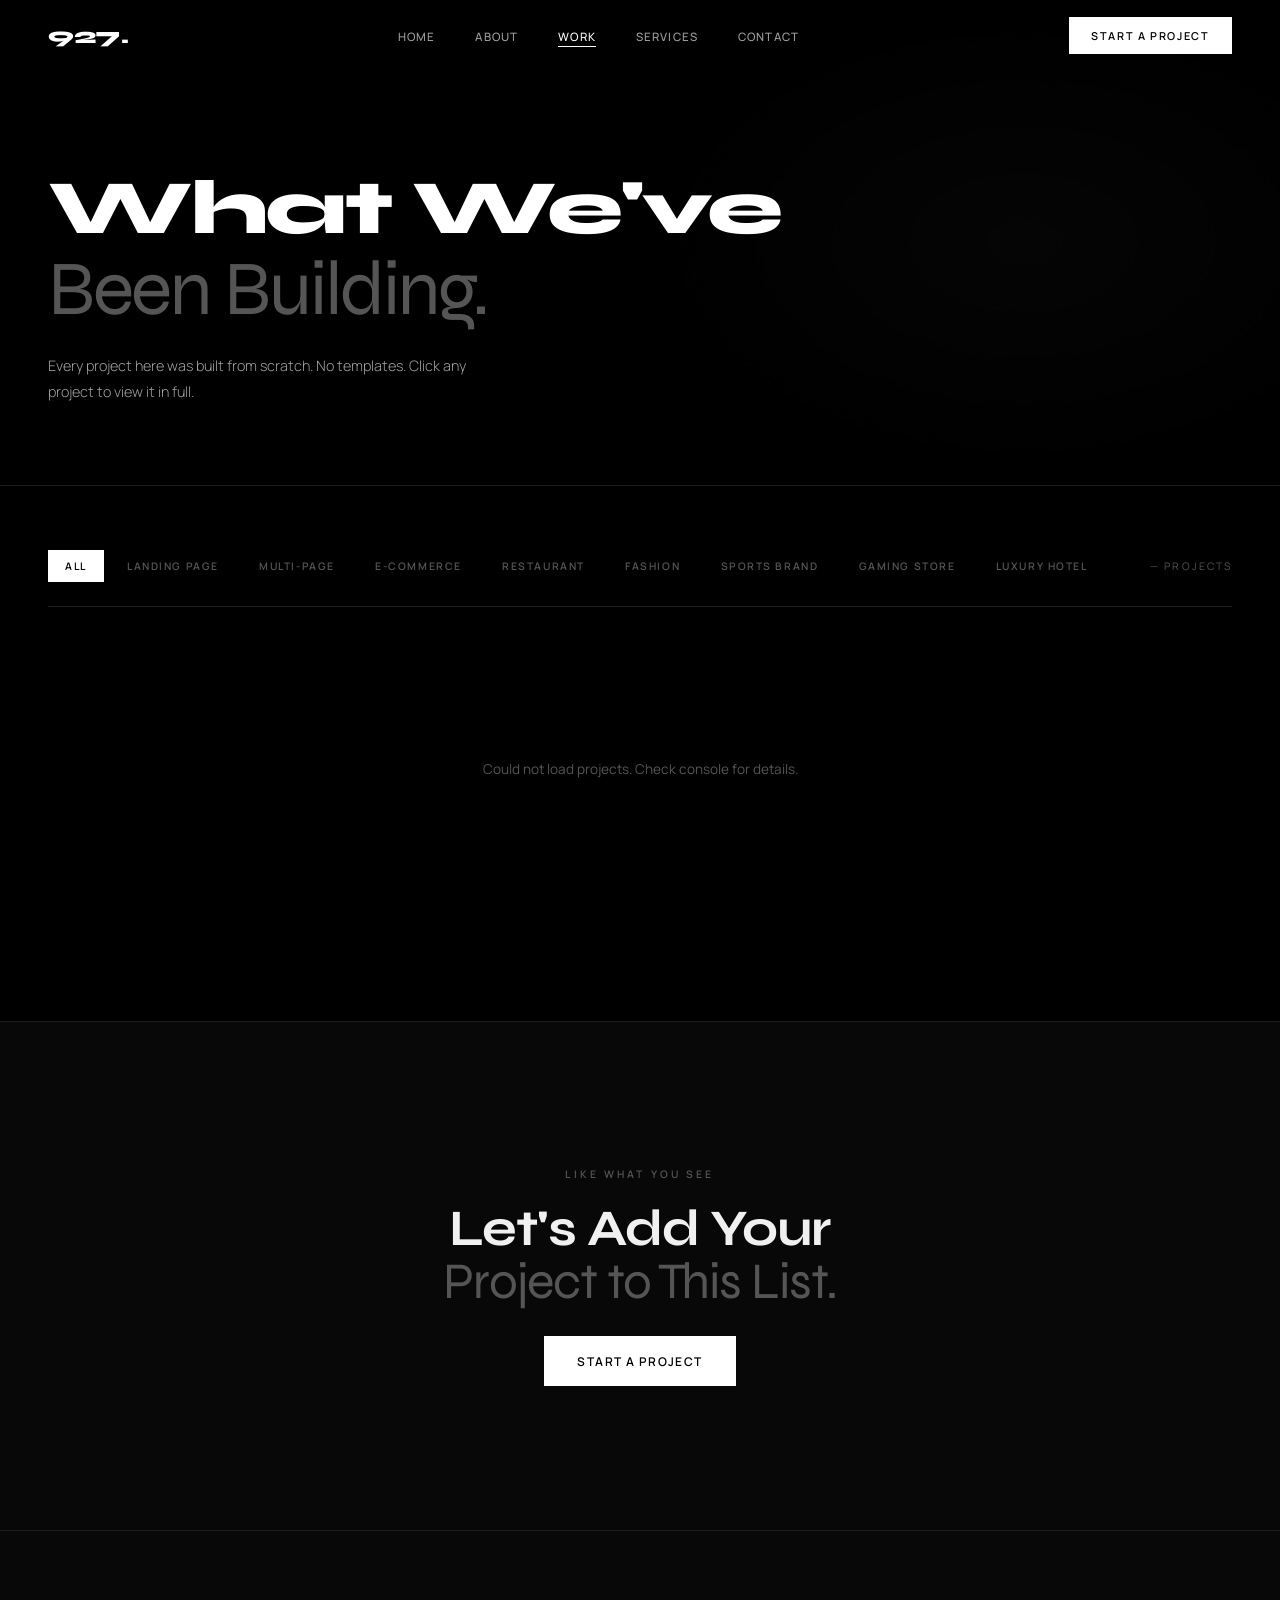
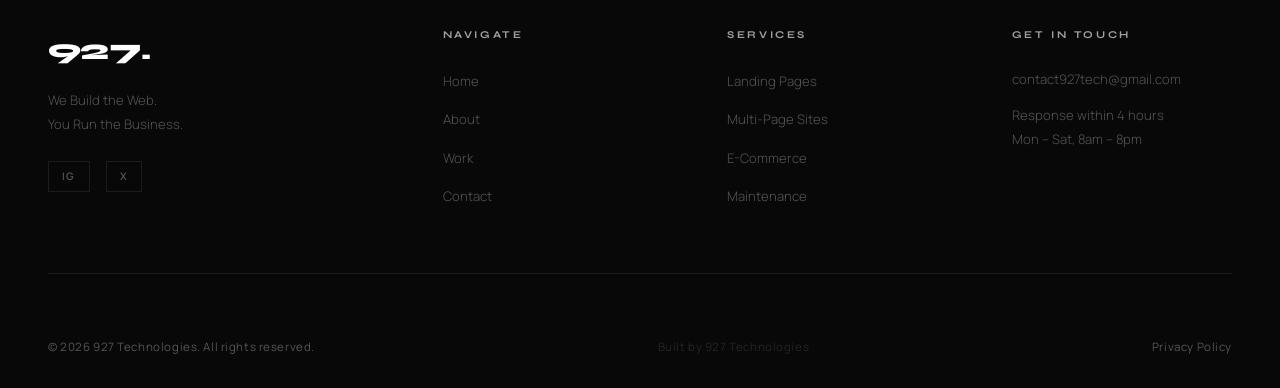
<file: work.html>
<!DOCTYPE html>
<html lang="en">
<head>
  <meta charset="UTF-8" />
  <meta name="viewport" content="width=device-width, initial-scale=1.0" />
  <title>Work — 927 Technologies</title>

  <!-- SEO -->
  <meta name="description" content="Browse the full portfolio of 927 Technologies — landing pages, multi-page sites, e-commerce stores and more." />
  <meta name="author" content="927 Technologies" />
  <link rel="canonical" href="https://927tech.netlify.app/work.html" />

  <!-- Open Graph -->
  <meta property="og:title" content="Work — 927 Technologies" />
  <meta property="og:description" content="Real websites built for real businesses." />
  <meta property="og:url" content="https://927tech.netlify.app/work.html" />
  <meta property="og:type" content="website" />

  <!-- Fonts -->
  <link rel="preconnect" href="https://fonts.googleapis.com" />
  <link rel="preconnect" href="https://fonts.gstatic.com" crossorigin />
  <link href="https://fonts.googleapis.com/css2?family=Syne:wght@400;500;600;700;800&family=Manrope:wght@300;400;500;600&display=swap" rel="stylesheet" />

  <!-- Favicons -->
  <link rel="icon" type="image/svg+xml" href="favicon.svg" />
  <link rel="shortcut icon" href="favicon.svg" />

  <!-- Stylesheet -->
  <link rel="stylesheet" href="927.css" />
  <link rel="stylesheet" href="modal.css" />
  <link rel="stylesheet" href="work.css" />
</head>
<body>

  <!-- NAVBAR -->
  <nav class="navbar" id="navbar">
    <a href="index.html" class="navbar-logo">
      927<span class="logo-dot">.</span>
    </a>
    <ul class="navbar-links" id="navLinks">
      <li><a href="index.html">Home</a></li>
      <li><a href="about.html">About</a></li>
      <li><a href="work.html">Work</a></li>
      <li><a href="services.html">Services</a></li>
      <li><a href="contact.html">Contact</a></li>
    </ul>
    <a href="contact.html" class="navbar-cta">Start a Project</a>
    <button class="burger" id="burger" aria-label="Toggle menu">
      <span></span>
      <span></span>
      <span></span>
    </button>
  </nav>

  <!-- PAGE HERO -->
  <section class="work-hero">
    <div class="work-hero-inner">
      <h1 class="work-hero-title">
        What We've<br /><em>Been Building.</em>
      </h1>
      <p class="work-hero-body">
        Every project here was built from scratch. No templates.
        Click any project to view it in full.
      </p>
    </div>
  </section>

  <!-- FILTER + GRID -->
  <section class="work-section">
    <div class="work-section-inner">

      <!-- Filter bar -->
      <div class="work-filters">
        <div class="work-filters-left">
          <button class="filter-btn active" data-filter="all">All</button>
          <button class="filter-btn" data-filter="Landing Page">Landing Page</button>
          <button class="filter-btn" data-filter="Multi-Page">Multi-Page</button>
          <button class="filter-btn" data-filter="E-Commerce">E-Commerce</button>
          <button class="filter-btn" data-filter="Restaurant">Restaurant</button>
          <button class="filter-btn" data-filter="Fashion">Fashion</button>
          <button class="filter-btn" data-filter="Sports Brand">Sports Brand</button>
          <button class="filter-btn" data-filter="Gaming Store">Gaming Store</button>
          <button class="filter-btn" data-filter="Luxury Hotel">Luxury Hotel</button>
        </div>
        <span class="work-count" id="workCount">— projects</span>
      </div>

      <div class="work-grid" id="workGrid">
        <div class="portfolio-loading">
          <div class="loading-spinner"></div>
          <span>Loading projects...</span>
        </div>
      </div>

    </div>
  </section>

  <!-- BOTTOM CTA -->
  <section class="work-cta">
    <div class="work-cta-inner">
      <p class="eyebrow">Like What You See</p>
      <h2 class="section-title">Let's Add Your<br /><em>Project to This List.</em></h2>
      <a href="contact.html" class="btn btn-primary">Start a Project</a>
    </div>
  </section>

  <!-- FOOTER -->
  <footer class="footer">
    <div class="footer-top">
      <div class="footer-brand">
        <a href="index.html" class="footer-logo">927<span>.</span></a>
        <p class="footer-tagline">We Build the Web.<br />You Run the Business.</p>
        <div class="footer-socials">
          <a href="https://instagram.com/927tech" target="_blank" aria-label="Instagram">IG</a>
          <a href="https://x.com/927tech" target="_blank" aria-label="X">X</a>
        </div>
      </div>
      <div class="footer-col">
        <h4>Navigate</h4>
        <ul>
          <li><a href="index.html">Home</a></li>
          <li><a href="about.html">About</a></li>
          <li><a href="work.html">Work</a></li>
          <li><a href="contact.html">Contact</a></li>
        </ul>
      </div>
      <div class="footer-col">
        <h4>Services</h4>
        <ul>
          <li><a href="contact.html">Landing Pages</a></li>
          <li><a href="contact.html">Multi-Page Sites</a></li>
          <li><a href="contact.html">E-Commerce</a></li>
          <li><a href="contact.html">Maintenance</a></li>
        </ul>
      </div>
      <div class="footer-col">
        <h4>Get in Touch</h4>
        <p><a href="mailto:contact927tech@gmail.com">contact927tech@gmail.com</a></p>
        <p style="margin-top:0.8rem;">Response within 4 hours</p>
        <p>Mon – Sat, 8am – 8pm</p>
      </div>
    </div>
    <div class="footer-bottom">
      <p>© 2026 927 Technologies. All rights reserved.</p>
      <p class="footer-bottom-credit">Built by 927 Technologies</p>
      <p><a href="privacy.html" style="color: var(--muted);">Privacy Policy</a></p>
    </div>
  </footer>

  <!-- PROJECT VIEWER MODAL -->
  <div class="modal-overlay" id="modalOverlay">
    <div class="modal" id="modal">
      <div class="modal-bar">
        <div class="modal-bar-dots">
          <span></span><span></span><span></span>
        </div>
        <span class="modal-url" id="modalUrl"></span>
        <button class="modal-close" id="modalClose" aria-label="Close">✕</button>
      </div>
      <iframe class="modal-iframe" id="modalIframe" title="Project preview" frameborder="0" allowfullscreen></iframe>
    </div>
  </div>

  <script src="927.js"></script>
  <script src="work.js"></script>
</body>
</html>
</file>
<file: 927.css>
:root {
  --bg:           #000000;
  --bg-alt:       #080808;
  --surface:      #0f0f0f;
  --surface-alt:  #141414;
  --border:       #1c1c1c;
  --border-light: #252525;
  --text:         #f0f0f0;
  --text-dim:     #a0a0a0;
  --muted:        #555555;
  --white:        #ffffff;
  --accent:       #ffffff;

  --font-display: 'Syne', sans-serif;
  --font-body:    'Manrope', sans-serif;

  --max-width:    1280px;
  --navbar-h:     72px;

  --ease:         cubic-bezier(0.16, 1, 0.3, 1);
}

/* ============================================
   RESET & BASE
   ============================================ */
*, *::before, *::after {
  box-sizing: border-box;
  margin: 0;
  padding: 0;
}

html {
  scroll-behavior: smooth;
  -webkit-font-smoothing: antialiased;
}

body {
  background: var(--bg);
  color: var(--text);
  font-family: var(--font-body);
  font-weight: 400;
  line-height: 1.6;
  overflow-x: hidden;
}

img {
  display: block;
  max-width: 100%;
}

a {
  color: inherit;
  text-decoration: none;
}

ul {
  list-style: none;
}

button {
  cursor: pointer;
  font-family: var(--font-body);
}

/* ============================================
   TYPOGRAPHY
   ============================================ */
.eyebrow {
  font-size: 0.65rem;
  font-weight: 600;
  letter-spacing: 0.3em;
  text-transform: uppercase;
  color: var(--muted);
  display: block;
}

.section-title {
  font-family: var(--font-display);
  font-size: clamp(2rem, 4vw, 3.2rem);
  font-weight: 700;
  line-height: 1.05;
  color: var(--text);
  letter-spacing: -0.02em;
}

.section-title em {
  font-style: normal;
  color: var(--muted);
  font-weight: 400;
}

/* ============================================
   BUTTONS
   ============================================ */
.btn {
  display: inline-flex;
  align-items: center;
  justify-content: center;
  font-family: var(--font-body);
  font-size: 0.75rem;
  font-weight: 600;
  letter-spacing: 0.12em;
  text-transform: uppercase;
  padding: 0.9rem 2rem;
  border: 1px solid transparent;
  transition: all 0.25s var(--ease);
  cursor: pointer;
  white-space: nowrap;
}

.btn-primary {
  background: var(--white);
  color: var(--bg);
  border-color: var(--white);
}

.btn-primary:hover {
  background: transparent;
  color: var(--white);
}

.btn-outline {
  background: transparent;
  color: var(--text);
  border-color: var(--border-light);
}

.btn-outline:hover {
  border-color: var(--white);
  color: var(--white);
}

.btn-ghost {
  background: transparent;
  color: var(--text-dim);
  border-color: transparent;
  padding-left: 0;
  padding-right: 0;
}

.btn-ghost:hover {
  color: var(--white);
}

/* ============================================
   REVEAL ANIMATION
   ============================================ */
.reveal {
  opacity: 0;
  transform: translateY(24px);
  transition: opacity 0.7s var(--ease), transform 0.7s var(--ease);
}

.reveal.visible {
  opacity: 1;
  transform: translateY(0);
}

/* ============================================
   NAVBAR
   ============================================ */
.navbar {
  position: fixed;
  top: 0;
  left: 0;
  right: 0;
  z-index: 1000;
  height: var(--navbar-h);
  display: flex;
  align-items: center;
  justify-content: space-between;
  padding: 0 3rem;
  background: transparent;
  border-bottom: 1px solid transparent;
  transition: background 0.4s ease, border-color 0.4s ease;
}

.navbar.scrolled {
  background: rgba(0,0,0,0.92);
  border-bottom-color: var(--border);
  backdrop-filter: blur(12px);
  -webkit-backdrop-filter: blur(12px);
}

/* Logo */
.navbar-logo {
  font-family: var(--font-display);
  font-size: 1.4rem;
  font-weight: 800;
  color: var(--white);
  letter-spacing: -0.02em;
  transition: opacity 0.2s ease;
}

.navbar-logo:hover { opacity: 0.7; }

.logo-dot {
  color: var(--white);
}

/* Links */
.navbar-links {
  display: flex;
  align-items: center;
  gap: 2.5rem;
}

.navbar-links a {
  font-size: 0.72rem;
  font-weight: 500;
  letter-spacing: 0.1em;
  text-transform: uppercase;
  color: var(--text-dim);
  transition: color 0.2s ease;
  position: relative;
}

.navbar-links a::after {
  content: '';
  position: absolute;
  bottom: -3px;
  left: 0;
  width: 0;
  height: 1px;
  background: var(--white);
  transition: width 0.3s ease;
}

.navbar-links a:hover,
.navbar-links a.active {
  color: var(--white);
}

.navbar-links a:hover::after,
.navbar-links a.active::after {
  width: 100%;
}

/* CTA */
.navbar-cta {
  font-size: 0.68rem;
  font-weight: 600;
  letter-spacing: 0.15em;
  text-transform: uppercase;
  color: var(--bg);
  background: var(--white);
  padding: 0.6rem 1.4rem;
  transition: background 0.25s ease, color 0.25s ease;
}

.navbar-cta:hover {
  background: var(--text-dim);
}

/* ============================================
   BURGER BUTTON
   ============================================ */
.burger {
  display: none;
  flex-direction: column;
  justify-content: center;
  align-items: center;
  gap: 5px;
  background: none;
  border: 1px solid rgba(255,255,255,0.15);
  padding: 8px 10px;
  cursor: pointer;
  width: 42px;
  height: 36px;
  flex-shrink: 0;
  transition: border-color 0.2s ease;
  z-index: 1001;
  position: relative;
}

.burger:hover {
  border-color: rgba(255,255,255,0.4);
}

.burger span {
  display: block;
  width: 20px;
  height: 1.5px;
  background: var(--white);
  transition: transform 0.35s cubic-bezier(0.16,1,0.3,1),
              opacity 0.25s ease;
  transform-origin: center;
}

.burger.open span:nth-child(1) {
  transform: translateY(6.5px) rotate(45deg);
}

.burger.open span:nth-child(2) {
  opacity: 0;
  transform: scaleX(0);
}

.burger.open span:nth-child(3) {
  transform: translateY(-6.5px) rotate(-45deg);
}

/* ============================================
   MOBILE NAV
   ============================================ */
@media (max-width: 768px) {
  :root { --navbar-h: 60px; }

  /* Navbar always solid on mobile */
  .navbar {
    padding: 0 1.2rem;
    background: #000 !important;
    border-bottom: 1px solid var(--border) !important;
    backdrop-filter: none;
    -webkit-backdrop-filter: none;
    height: 60px;
  }

  .navbar-logo {
    font-size: 1.3rem;
    z-index: 1001;
    position: relative;
  }

  /* Mobile dropdown menu */
  .navbar-links {
    position: fixed;
    top: 60px;
    left: 0;
    right: 0;
    background: #000;
    border-bottom: 1px solid var(--border);
    flex-direction: column;
    gap: 0;
    padding: 0.5rem 0 1.2rem;
    transform: translateY(-110%);
    opacity: 0;
    transition: transform 0.4s cubic-bezier(0.16,1,0.3,1),
                opacity 0.3s ease;
    z-index: 999;
    pointer-events: none;
  }

  .navbar-links.open {
    transform: translateY(0);
    opacity: 1;
    pointer-events: all;
  }

  .navbar-links li {
    width: 100%;
    border-bottom: 1px solid var(--border);
  }

  .navbar-links li:last-child {
    border-bottom: none;
  }

  .navbar-links a {
    display: flex;
    align-items: center;
    justify-content: space-between;
    padding: 1rem 1.5rem;
    font-size: 0.75rem;
    letter-spacing: 0.15em;
    color: var(--text-dim);
  }

  .navbar-links a::after {
    display: none;
  }

  .navbar-links a.active {
    color: var(--white);
  }

  .navbar-links a.active::before {
    content: '◈';
    font-size: 0.5rem;
    color: var(--white);
    margin-right: 0.5rem;
  }

  /* Mobile CTA inside menu */
  .navbar-links::after {
    content: 'START A PROJECT →';
    display: block;
    margin: 1rem 1.5rem 0;
    padding: 0.8rem 1rem;
    background: var(--white);
    color: var(--bg);
    font-family: var(--font-display);
    font-size: 0.65rem;
    font-weight: 700;
    letter-spacing: 0.2em;
    text-align: center;
    cursor: pointer;
  }

  .navbar-cta { display: none; }
  .burger { display: flex; }
}

/* ============================================
   FOOTER
   ============================================ */
.footer {
  background: var(--bg-alt);
  border-top: 1px solid var(--border);
  padding: 6rem 3rem 2rem;
}

.footer-top {
  display: grid;
  grid-template-columns: 1.5fr 1fr 1fr 1fr;
  gap: 4rem;
  max-width: var(--max-width);
  margin: 0 auto 4rem;
  padding-bottom: 4rem;
  border-bottom: 1px solid var(--border);
}

.footer-logo {
  font-family: var(--font-display);
  font-size: 1.8rem;
  font-weight: 800;
  color: var(--white);
  letter-spacing: -0.02em;
  display: inline-block;
  margin-bottom: 1rem;
}

.footer-logo span { color: var(--white); }

.footer-tagline {
  font-size: 0.82rem;
  color: var(--muted);
  line-height: 1.8;
  margin-bottom: 1.5rem;
  font-weight: 300;
}

.footer-socials {
  display: flex;
  gap: 1rem;
}

.footer-socials a {
  font-size: 0.65rem;
  font-weight: 600;
  letter-spacing: 0.15em;
  color: var(--muted);
  border: 1px solid var(--border);
  padding: 0.4rem 0.8rem;
  transition: color 0.25s ease, border-color 0.25s ease;
}

.footer-socials a:hover {
  color: var(--white);
  border-color: var(--white);
}

.footer-col h4 {
  font-family: var(--font-display);
  font-size: 0.65rem;
  font-weight: 700;
  letter-spacing: 0.25em;
  text-transform: uppercase;
  color: var(--text-dim);
  margin-bottom: 1.5rem;
}

.footer-col ul {
  display: flex;
  flex-direction: column;
  gap: 0.8rem;
}

.footer-col ul a {
  font-size: 0.82rem;
  color: var(--muted);
  font-weight: 300;
  transition: color 0.2s ease;
}

.footer-col ul a:hover { color: var(--white); }

.footer-col p {
  font-size: 0.82rem;
  color: var(--muted);
  font-weight: 300;
  line-height: 1.8;
}

.footer-bottom {
  max-width: var(--max-width);
  margin: 0 auto;
  display: flex;
  justify-content: space-between;
  align-items: center;
  flex-wrap: wrap;
  gap: 1rem;
}

.footer-bottom p {
  font-size: 0.72rem;
  color: var(--muted);
  letter-spacing: 0.05em;
}

.footer-bottom-credit {
  color: var(--border-light) !important;
}

/* ============================================
   FOOTER RESPONSIVE
   ============================================ */
@media (max-width: 1024px) {
  .footer { padding: 5rem 2rem 2rem; }
  .footer-top { grid-template-columns: 1fr 1fr; gap: 3rem; }
}

@media (max-width: 640px) {
  .footer { padding: 4rem 1.5rem 2rem; }
  .footer-top { grid-template-columns: 1fr; gap: 2.5rem; }
}
</file>
<file: modal.css>
/* modal.css — project viewer modal
Used on: index.html, work.html */
  

/* OVERLAY */
.modal-overlay {
  position: fixed;
  inset: 0;
  z-index: 2000;
  background: rgba(0,0,0,0.85);
  backdrop-filter: blur(6px);
  -webkit-backdrop-filter: blur(6px);
  display: flex;
  align-items: flex-end;
  justify-content: center;
  opacity: 0;
  pointer-events: none;
  transition: opacity 0.4s ease;
  padding: 0 1rem;
}

.modal-overlay.open {
  opacity: 1;
  pointer-events: all;
}

/* MODAL */
.modal {
  width: 100%;
  max-width: 1100px;
  height: 90vh;
  background: var(--surface);
  border: 1px solid var(--border-light);
  border-radius: 14px 14px 0 0;
  overflow: hidden;
  display: flex;
  flex-direction: column;
  transform: translateY(100%);
  transition: transform 0.5s cubic-bezier(0.16, 1, 0.3, 1);
}

.modal-overlay.open .modal {
  transform: translateY(0);
}

/* ============================================
   MODAL BAR — browser chrome style
   ============================================ */
.modal-bar {
  display: flex;
  align-items: center;
  gap: 1rem;
  padding: 0.8rem 1.2rem;
  background: var(--surface-alt);
  border-bottom: 1px solid var(--border);
  flex-shrink: 0;
}

.modal-bar-dots {
  display: flex;
  gap: 6px;
  flex-shrink: 0;
}

.modal-bar-dots span {
  width: 11px;
  height: 11px;
  border-radius: 50%;
  background: var(--border-light);
}

.modal-bar-dots span:nth-child(1) { background: #ff5f57; }
.modal-bar-dots span:nth-child(2) { background: #febc2e; }
.modal-bar-dots span:nth-child(3) { background: #28c840; }

.modal-url {
  flex: 1;
  background: var(--surface);
  border: 1px solid var(--border);
  border-radius: 4px;
  padding: 0.3rem 0.8rem;
  font-size: 0.72rem;
  color: var(--muted);
  font-family: monospace;
  overflow: hidden;
  text-overflow: ellipsis;
  white-space: nowrap;
}

.modal-close {
  background: none;
  border: none;
  color: var(--muted);
  font-size: 0.9rem;
  padding: 0.3rem 0.6rem;
  transition: color 0.2s ease;
  flex-shrink: 0;
  line-height: 1;
}

.modal-close:hover { color: var(--white); }

/* ============================================
   MODAL IFRAME
   ============================================ */
.modal-iframe {
  flex: 1;
  width: 100%;
  border: none;
  background: #fff;
}

/* ============================================
   RESPONSIVE
   ============================================ */
@media (max-width: 768px) {
  .modal {
    height: 92vh;
    border-radius: 10px 10px 0 0;
  }

  .modal-overlay {
    padding: 0;
  }
}
</file>
<file: index.css>
/* HOMEPAGE ONLY */

.hero {
  min-height: 100vh;
  display: flex;
  flex-direction: column;
  justify-content: center;
  padding: calc(var(--navbar-h) + 4rem) 3rem 6rem;
  position: relative;
  overflow: hidden;
}

/* Grid background */
.hero-bg {
  position: absolute;
  inset: 0;
  pointer-events: none;
}

.hero-grid {
  position: absolute;
  inset: 0;
  background-image:
    linear-gradient(rgba(255,255,255,0.025) 1px, transparent 1px),
    linear-gradient(90deg, rgba(255,255,255,0.025) 1px, transparent 1px);
  background-size: 60px 60px;
  mask-image: radial-gradient(ellipse 80% 80% at 50% 50%, black 30%, transparent 100%);
}

/* Content */
.hero-content {
  max-width: var(--max-width);
  margin: 0 auto;
  width: 100%;
  position: relative;
  z-index: 1;
}

/* Tag */
.hero-tag {
  display: inline-flex;
  align-items: center;
  gap: 0.6rem;
  font-size: 0.68rem;
  letter-spacing: 0.15em;
  text-transform: uppercase;
  color: var(--muted);
  border: 1px solid var(--border);
  padding: 0.4rem 1rem;
  margin-bottom: 2.5rem;
}

.hero-tag-dot {
  width: 6px;
  height: 6px;
  border-radius: 50%;
  background: #22c55e;
  animation: pulse 2s ease infinite;
  flex-shrink: 0;
}

@keyframes pulse {
  0%, 100% { opacity: 1; transform: scale(1); }
  50%       { opacity: 0.5; transform: scale(0.8); }
}

/* Title */
.hero-title {
  font-family: var(--font-display);
  font-size: clamp(3.5rem, 9vw, 8rem);
  font-weight: 800;
  line-height: 1;
  letter-spacing: -0.03em;
  margin-bottom: 2rem;
  display: flex;
  flex-direction: column;
}

.hero-line {
  display: block;
  overflow: hidden;
}

.hero-line-muted {
  color: var(--muted);
}

/* Body */
.hero-body {
  font-size: 1rem;
  color: var(--text-dim);
  font-weight: 300;
  line-height: 1.8;
  max-width: 480px;
  margin-bottom: 2.5rem;
}

/* Actions */
.hero-actions {
  display: flex;
  align-items: center;
  gap: 2rem;
  flex-wrap: wrap;
}

/* Stats */
.hero-stats {
  display: flex;
  align-items: center;
  gap: 0;
  margin-top: 6rem;
  max-width: var(--max-width);
  margin-left: auto;
  margin-right: auto;
  width: 100%;
  border: 1px solid var(--border);
  position: relative;
  z-index: 1;
}

.hero-stat {
  flex: 1;
  padding: 1.5rem 2rem;
  display: flex;
  flex-direction: column;
  gap: 0.3rem;
}

.hero-stat-divider {
  width: 1px;
  height: 40px;
  background: var(--border);
  flex-shrink: 0;
}

.stat-number {
  font-family: var(--font-display);
  font-size: 2.2rem;
  font-weight: 800;
  color: var(--white);
  letter-spacing: -0.03em;
  line-height: 1;
}

.stat-label {
  font-size: 0.68rem;
  letter-spacing: 0.15em;
  text-transform: uppercase;
  color: var(--muted);
}

/* PROCESS */
.process {
  padding: 9rem 3rem;
  background: var(--bg);
}

.process-inner {
  max-width: var(--max-width);
  margin: 0 auto;
}

.process-header {
  margin-bottom: 5rem;
}

.process-header .eyebrow { margin-bottom: 0.8rem; }

.process-steps {
  display: flex;
  align-items: flex-start;
  gap: 0;
}

.process-step {
  flex: 1;
  display: flex;
  flex-direction: column;
  gap: 1.2rem;
}

.process-step-num {
  font-family: var(--font-display);
  font-size: 0.65rem;
  font-weight: 700;
  letter-spacing: 0.2em;
  color: var(--muted);
  border: 1px solid var(--border);
  width: 36px;
  height: 36px;
  display: flex;
  align-items: center;
  justify-content: center;
}

.process-step h3 {
  font-family: var(--font-display);
  font-size: 1.1rem;
  font-weight: 700;
  color: var(--white);
  letter-spacing: -0.01em;
}

.process-step p {
  font-size: 0.83rem;
  color: var(--muted);
  line-height: 1.9;
  font-weight: 300;
  max-width: 220px;
}

.process-connector {
  flex-shrink: 0;
  width: 60px;
  height: 1px;
  background: var(--border);
  margin-top: 18px;
}

/* SERVICES */
.services {
  padding: 9rem 3rem;
  background: var(--bg-alt);
  border-top: 1px solid var(--border);
  border-bottom: 1px solid var(--border);
}

.services-inner {
  max-width: var(--max-width);
  margin: 0 auto;
}

.services-header {
  margin-bottom: 4rem;
}

.services-header .eyebrow { margin-bottom: 0.8rem; }

.services-grid {
  display: grid;
  grid-template-columns: repeat(3, 1fr);
  gap: 0;
  border: 1px solid var(--border);
}

.service-card {
  padding: 2.5rem;
  border-right: 1px solid var(--border);
  border-bottom: 1px solid var(--border);
  display: flex;
  flex-direction: column;
  gap: 0.8rem;
  transition: background 0.3s ease;
  position: relative;
}

.service-card:nth-child(3n) { border-right: none; }
.service-card:nth-child(n+4) { border-bottom: none; }

.service-card:hover {
  background: var(--surface-alt);
}

.service-card-icon {
  font-size: 0.8rem;
  color: var(--muted);
  margin-bottom: 0.5rem;
}

.service-card h3 {
  font-family: var(--font-display);
  font-size: 1.1rem;
  font-weight: 700;
  color: var(--white);
  letter-spacing: -0.01em;
}

.service-card p {
  font-size: 0.82rem;
  color: var(--muted);
  line-height: 1.85;
  font-weight: 300;
  flex: 1;
}

.service-card-tag {
  font-size: 0.65rem;
  letter-spacing: 0.15em;
  text-transform: uppercase;
  color: var(--text-dim);
  font-weight: 600;
  margin-top: 0.5rem;
}

/* PORTFOLIO REVIEW */
.portfolio-preview {
  padding: 9rem 3rem;
  background: var(--bg);
}

.portfolio-preview-inner {
  max-width: var(--max-width);
  margin: 0 auto;
}

.portfolio-preview-header {
  display: flex;
  justify-content: space-between;
  align-items: flex-end;
  margin-bottom: 3.5rem;
  flex-wrap: wrap;
  gap: 1.5rem;
}

.portfolio-preview-header .eyebrow { margin-bottom: 0.8rem; }

/* Grid */
.portfolio-grid {
  display: grid;
  grid-template-columns: repeat(3, 1fr);
  gap: 1.5rem;
}

/* Loading state */
.portfolio-loading {
  grid-column: 1 / -1;
  display: flex;
  flex-direction: column;
  align-items: center;
  gap: 1rem;
  padding: 5rem 0;
  color: var(--muted);
  font-size: 0.78rem;
  letter-spacing: 0.1em;
}

.loading-spinner {
  width: 24px;
  height: 24px;
  border: 1.5px solid var(--border);
  border-top-color: var(--white);
  border-radius: 50%;
  animation: spin 0.8s linear infinite;
}

@keyframes spin {
  to { transform: rotate(360deg); }
}

/* Project card */
.project-card {
  background: var(--surface);
  border: 1px solid var(--border);
  overflow: hidden;
  cursor: pointer;
  transition: border-color 0.3s ease, transform 0.3s ease;
}

.project-card:hover {
  border-color: var(--border-light);
  transform: translateY(-4px);
}

.project-card-img {
  aspect-ratio: 16 / 10;
  overflow: hidden;
  position: relative;
  background: var(--surface-alt);
}

.project-card-img img {
  width: 100%;
  height: 100%;
  object-fit: cover;
  transition: transform 0.6s ease;
  filter: brightness(0.9);
}

.project-card:hover .project-card-img img {
  transform: scale(1.04);
  filter: brightness(1);
}

.project-card-overlay {
  position: absolute;
  inset: 0;
  background: rgba(0,0,0,0.6);
  display: flex;
  align-items: center;
  justify-content: center;
  opacity: 0;
  transition: opacity 0.3s ease;
}

.project-card:hover .project-card-overlay {
  opacity: 1;
}

.project-card-play {
  width: 48px;
  height: 48px;
  border: 1px solid rgba(255,255,255,0.6);
  border-radius: 50%;
  display: flex;
  align-items: center;
  justify-content: center;
  font-size: 0.8rem;
  color: var(--white);
}

.project-card-info {
  padding: 1.2rem 1.4rem;
  display: flex;
  justify-content: space-between;
  align-items: center;
  border-top: 1px solid var(--border);
}

.project-card-name {
  font-family: var(--font-display);
  font-size: 0.95rem;
  font-weight: 700;
  color: var(--white);
  letter-spacing: -0.01em;
}

.project-card-category {
  font-size: 0.62rem;
  letter-spacing: 0.18em;
  text-transform: uppercase;
  color: var(--muted);
}

/* Empty state */
.portfolio-empty {
  grid-column: 1 / -1;
  text-align: center;
  padding: 5rem 0;
  color: var(--muted);
  font-size: 0.85rem;
}

/* PRICING */
.pricing {
  padding: 9rem 3rem;
  background: var(--bg-alt);
  border-top: 1px solid var(--border);
  border-bottom: 1px solid var(--border);
}

.pricing-inner {
  max-width: var(--max-width);
  margin: 0 auto;
}

.pricing-header {
  text-align: center;
  margin-bottom: 4rem;
}

.pricing-header .eyebrow { margin-bottom: 0.8rem; }

.pricing-header .section-title { margin-bottom: 1rem; }

.pricing-sub {
  font-size: 0.85rem;
  color: var(--muted);
  font-weight: 300;
  max-width: 420px;
  margin: 0 auto;
  line-height: 1.8;
}

.pricing-grid {
  display: grid;
  grid-template-columns: repeat(3, 1fr);
  gap: 1.5rem;
  align-items: start;
}

.pricing-card {
  background: var(--surface);
  border: 1px solid var(--border);
  padding: 2.5rem;
  display: flex;
  flex-direction: column;
  gap: 2rem;
  position: relative;
  transition: border-color 0.3s ease;
}

.pricing-card:hover {
  border-color: var(--border-light);
}

.pricing-card-featured {
  border-color: var(--border-light);
  background: var(--surface-alt);
  transform: translateY(-8px);
}

.pricing-card-badge {
  position: absolute;
  top: -1px;
  left: 50%;
  transform: translateX(-50%);
  background: var(--white);
  color: var(--bg);
  font-size: 0.6rem;
  font-weight: 700;
  letter-spacing: 0.2em;
  text-transform: uppercase;
  padding: 0.3rem 1rem;
  white-space: nowrap;
}

.pricing-card-top {
  display: flex;
  flex-direction: column;
  gap: 0.8rem;
}

.pricing-card-top h3 {
  font-family: var(--font-display);
  font-size: 0.7rem;
  font-weight: 700;
  letter-spacing: 0.2em;
  text-transform: uppercase;
  color: var(--text-dim);
}

.pricing-price {
  font-family: var(--font-display);
  font-size: 2.8rem;
  font-weight: 800;
  color: var(--white);
  letter-spacing: -0.03em;
  line-height: 1;
}

.pricing-price span {
  font-size: 0.85rem;
  font-weight: 400;
  color: var(--muted);
  letter-spacing: 0;
}

.pricing-features {
  display: flex;
  flex-direction: column;
  gap: 0.8rem;
  flex: 1;
}

.pricing-features li {
  font-size: 0.82rem;
  color: var(--muted);
  font-weight: 300;
  padding-left: 1.2rem;
  position: relative;
  line-height: 1.5;
}

.pricing-features li::before {
  content: '–';
  position: absolute;
  left: 0;
  color: var(--border-light);
}

/* CTA BANNER */
.cta-banner {
  padding: 9rem 3rem;
  background: var(--bg-alt);
  border-top: 1px solid var(--border);
  position: relative;
  overflow: hidden;
  text-align: center;
}

.cta-banner-inner {
  position: relative;
  z-index: 1;
  max-width: 600px;
  margin: 0 auto;
  display: flex;
  flex-direction: column;
  align-items: center;
  gap: 1.5rem;
}

.cta-title {
  font-family: var(--font-display);
  font-size: clamp(2.5rem, 5vw, 4.5rem);
  font-weight: 800;
  line-height: 1.05;
  color: var(--white);
  letter-spacing: -0.03em;
}

.cta-title em {
  font-style: normal;
  color: var(--muted);
  font-weight: 400;
}

.cta-body {
  font-size: 0.9rem;
  color: var(--muted);
  font-weight: 300;
  line-height: 1.8;
}

.cta-banner-bg {
  position: absolute;
  inset: 0;
  background:
    radial-gradient(ellipse 60% 60% at 50% 100%, rgba(255,255,255,0.025) 0%, transparent 70%);
  pointer-events: none;
}

/* RESPONSIVENESS - TABLET */
@media (max-width: 1024px) {
  .hero           { padding: calc(var(--navbar-h) + 3rem) 2rem 5rem; }
  .process        { padding: 7rem 2rem; }
  .services       { padding: 7rem 2rem; }
  .portfolio-preview { padding: 7rem 2rem; }
  .pricing        { padding: 7rem 2rem; }
  .testimonials   { padding: 7rem 2rem; }
  .cta-banner     { padding: 7rem 2rem; }

  .process-steps {
    flex-wrap: wrap;
    gap: 3rem;
  }

  .process-connector { display: none; }
  .process-step { flex: 1 1 40%; }

  .portfolio-grid { grid-template-columns: repeat(2, 1fr); }

  .pricing-card-featured { transform: none; }
  .testimonial-card-featured { transform: none; }
}

/* RESPONSIVENESS - MOBILE */
@media (max-width: 768px) {
  .hero           { padding: calc(var(--navbar-h) + 2rem) 1.5rem 4rem; }

  .hero-title { font-size: clamp(2.2rem, 11vw, 3.2rem); }
  .process        { padding: 6rem 1.5rem; }
  .services       { padding: 6rem 1.5rem; }
  .portfolio-preview { padding: 6rem 1.5rem; }
  .pricing        { padding: 6rem 1.5rem; }
  .testimonials   { padding: 6rem 1.5rem; }
  .cta-banner     { padding: 6rem 1.5rem; }

  .hero-stats {
    flex-wrap: wrap;
    margin-top: 3rem;
  }

  .hero-stat { flex: 1 1 40%; }
  .hero-stat-divider { display: none; }
  .hero-scroll { display: none; }

  .process-step { flex: 1 1 100%; }

  .services-grid {
    grid-template-columns: 1fr;
  }

  .service-card {
    border-right: none !important;
    border-bottom: 1px solid var(--border) !important;
  }

  .service-card:last-child {
    border-bottom: none !important;
  }

  .portfolio-grid { grid-template-columns: 1fr; }

  .pricing-grid {
    grid-template-columns: 1fr;
    max-width: 400px;
    margin: 0 auto;
  }

  .testimonials-grid {
    grid-template-columns: 1fr;
  }

  .portfolio-preview-header {
    flex-direction: column;
    align-items: flex-start;
  }
}
</file>
<file: about.css>
/* ============================================
   927 TECHNOLOGIES — ABOUT PAGE STYLES
   ============================================ */

/* ============================================
   PAGE HERO
   ============================================ */
.about-hero {
  min-height: 70vh;
  display: flex;
  flex-direction: column;
  justify-content: flex-end;
  padding: calc(var(--navbar-h) + 6rem) 3rem 5rem;
  border-bottom: 1px solid var(--border);
  position: relative;
  overflow: hidden;
}

.about-hero::before {
  content: '927';
  position: absolute;
  top: 50%;
  right: -2rem;
  transform: translateY(-50%);
  font-family: var(--font-display);
  font-size: clamp(12rem, 22vw, 22rem);
  font-weight: 800;
  color: rgba(255,255,255,0.018);
  letter-spacing: -0.05em;
  pointer-events: none;
  user-select: none;
  line-height: 1;
}

.about-hero-inner {
  max-width: var(--max-width);
  margin: 0 auto;
  width: 100%;
  position: relative;
  z-index: 1;
}

.about-hero-inner .eyebrow {
  margin-bottom: 1.5rem;
}

.about-hero-title {
  font-family: var(--font-display);
  font-size: clamp(2.8rem, 6vw, 5.5rem);
  font-weight: 800;
  line-height: 1.05;
  letter-spacing: -0.03em;
  color: var(--white);
  max-width: 800px;
  margin-bottom: 2rem;
}

.about-hero-title em {
  font-style: normal;
  color: var(--muted);
  font-weight: 400;
}

.about-hero-body {
  font-size: 1rem;
  color: var(--text-dim);
  font-weight: 300;
  line-height: 1.85;
  max-width: 520px;
}

.about-hero-line {
  position: absolute;
  bottom: 0;
  left: 3rem;
  right: 3rem;
  height: 1px;
  background: var(--border);
}

/* ============================================
   STORY
   ============================================ */
.about-story {
  padding: 9rem 3rem;
  background: var(--bg);
  border-bottom: 1px solid var(--border);
}

.about-story-inner {
  max-width: var(--max-width);
  margin: 0 auto;
  display: grid;
  grid-template-columns: 1fr 1.6fr;
  gap: 8rem;
  align-items: start;
}

.about-story-left .eyebrow {
  margin-bottom: 1rem;
}

.about-story-right p {
  font-size: 0.9rem;
  color: var(--text-dim);
  font-weight: 300;
  line-height: 2.05;
  margin-bottom: 1.5rem;
}

.about-story-tag {
  display: flex;
  align-items: center;
  gap: 1.5rem;
  padding: 1.8rem 2rem;
  border: 1px solid var(--border);
  margin-top: 2.5rem;
  background: var(--surface);
}

.about-story-tag-num {
  font-family: var(--font-display);
  font-size: 2.2rem;
  font-weight: 800;
  color: var(--white);
  letter-spacing: -0.03em;
  flex-shrink: 0;
  line-height: 1;
}

.about-story-tag-text {
  font-size: 0.78rem;
  color: var(--muted);
  line-height: 1.8;
  font-weight: 300;
}

/* ============================================
   VALUES
   ============================================ */
.about-values {
  padding: 9rem 3rem;
  background: var(--bg-alt);
  border-bottom: 1px solid var(--border);
}

.about-values-inner {
  max-width: var(--max-width);
  margin: 0 auto;
}

.about-values-header {
  margin-bottom: 5rem;
}

.about-values-header .eyebrow {
  margin-bottom: 0.8rem;
}

.about-values-grid {
  display: grid;
  grid-template-columns: repeat(4, 1fr);
  gap: 0;
  border: 1px solid var(--border);
}

.value-item {
  padding: 3rem 2.5rem;
  border-right: 1px solid var(--border);
  display: flex;
  flex-direction: column;
  gap: 1rem;
  transition: background 0.3s ease;
}

.value-item:last-child {
  border-right: none;
}

.value-item:hover {
  background: var(--surface-alt);
}

.value-num {
  font-family: var(--font-display);
  font-size: 0.62rem;
  font-weight: 700;
  letter-spacing: 0.2em;
  color: var(--muted);
  margin-bottom: 0.5rem;
}

.value-item h3 {
  font-family: var(--font-display);
  font-size: 1rem;
  font-weight: 700;
  color: var(--white);
  letter-spacing: -0.01em;
}

.value-item p {
  font-size: 0.8rem;
  color: var(--muted);
  line-height: 1.9;
  font-weight: 300;
}

/* ============================================
   SKILLS
   ============================================ */
.about-skills {
  padding: 9rem 3rem;
  background: var(--bg);
  border-bottom: 1px solid var(--border);
}

.about-skills-inner {
  max-width: var(--max-width);
  margin: 0 auto;
  display: grid;
  grid-template-columns: 1fr 1.4fr;
  gap: 8rem;
  align-items: center;
}

.about-skills-left .eyebrow {
  margin-bottom: 1rem;
}

.about-skills-left .section-title {
  margin-bottom: 1.5rem;
}

.about-skills-body {
  font-size: 0.85rem;
  color: var(--muted);
  line-height: 1.95;
  font-weight: 300;
  margin-bottom: 2.5rem;
}

/* Skill bars */
.skill-row {
  display: flex;
  flex-direction: column;
  gap: 1.8rem;
}

.skill-item {
  display: flex;
  flex-direction: column;
  gap: 0.6rem;
}

.skill-name {
  font-size: 0.7rem;
  font-weight: 600;
  letter-spacing: 0.12em;
  text-transform: uppercase;
  color: var(--text-dim);
  display: flex;
  justify-content: space-between;
}

.skill-bar {
  height: 2px;
  background: var(--border);
  overflow: hidden;
}

.skill-fill {
  height: 100%;
  background: var(--white);
  width: 0;
  transition: width 1.2s cubic-bezier(0.16, 1, 0.3, 1);
}

/* ============================================
   WHY US
   ============================================ */
.about-why {
  padding: 9rem 3rem;
  background: var(--bg-alt);
  border-bottom: 1px solid var(--border);
}

.about-why-inner {
  max-width: var(--max-width);
  margin: 0 auto;
}

.about-why-inner .eyebrow {
  margin-bottom: 0.8rem;
}

.about-why-inner .section-title {
  margin-bottom: 5rem;
}

.about-why-grid {
  display: grid;
  grid-template-columns: repeat(3, 1fr);
  gap: 0;
  border: 1px solid var(--border);
}

.why-item {
  padding: 2.5rem;
  border-right: 1px solid var(--border);
  border-bottom: 1px solid var(--border);
  display: flex;
  flex-direction: column;
  gap: 0.8rem;
  transition: background 0.3s ease;
}

.why-item:nth-child(3n) {
  border-right: none;
}

.why-item:nth-child(n+4) {
  border-bottom: none;
}

.why-item:hover {
  background: var(--surface-alt);
}

.why-icon {
  font-size: 0.75rem;
  color: var(--muted);
  margin-bottom: 0.4rem;
}

.why-item h3 {
  font-family: var(--font-display);
  font-size: 1rem;
  font-weight: 700;
  color: var(--white);
  letter-spacing: -0.01em;
}

.why-item p {
  font-size: 0.8rem;
  color: var(--muted);
  line-height: 1.9;
  font-weight: 300;
}

/* ============================================
   CTA
   ============================================ */
.about-cta {
  padding: 9rem 3rem;
  background: var(--bg);
  text-align: center;
}

.about-cta-inner {
  max-width: 560px;
  margin: 0 auto;
}

.about-cta-inner .eyebrow {
  margin-bottom: 0.8rem;
}

.about-cta-inner .section-title {
  margin-bottom: 1.2rem;
}

.about-cta-body {
  font-size: 0.88rem;
  color: var(--muted);
  font-weight: 300;
  line-height: 1.8;
  margin-bottom: 2.5rem;
}

.about-cta-actions {
  display: flex;
  align-items: center;
  justify-content: center;
  gap: 2rem;
  flex-wrap: wrap;
}

/* ============================================
   RESPONSIVE — TABLET
   ============================================ */
@media (max-width: 1024px) {
  .about-hero    { padding: calc(var(--navbar-h) + 4rem) 2rem 4rem; }
  .about-story   { padding: 7rem 2rem; }
  .about-values  { padding: 7rem 2rem; }
  .about-skills  { padding: 7rem 2rem; }
  .about-why     { padding: 7rem 2rem; }
  .about-cta     { padding: 7rem 2rem; }

  .about-story-inner {
    grid-template-columns: 1fr;
    gap: 3rem;
  }

  .about-values-grid {
    grid-template-columns: repeat(2, 1fr);
  }

  .value-item:nth-child(2n) {
    border-right: none;
  }

  .value-item:nth-child(n+3) {
    border-top: 1px solid var(--border);
  }

  .about-skills-inner {
    grid-template-columns: 1fr;
    gap: 4rem;
  }

  .about-why-grid {
    grid-template-columns: repeat(2, 1fr);
  }

  .why-item:nth-child(3n) {
    border-right: 1px solid var(--border);
  }

  .why-item:nth-child(2n) {
    border-right: none;
  }

  .why-item:nth-child(n+4) {
    border-bottom: 1px solid var(--border);
  }

  .why-item:nth-child(n+5) {
    border-bottom: none;
  }
}

/* ============================================
   RESPONSIVE — MOBILE
   ============================================ */
@media (max-width: 768px) {
  .about-hero    { padding: calc(var(--navbar-h) + 3rem) 1.5rem 3rem; }
  .about-story   { padding: 6rem 1.5rem; }
  .about-values  { padding: 6rem 1.5rem; }
  .about-skills  { padding: 6rem 1.5rem; }
  .about-why     { padding: 6rem 1.5rem; }
  .about-cta     { padding: 6rem 1.5rem; }

  .about-values-grid {
    grid-template-columns: 1fr;
  }

  .value-item {
    border-right: none !important;
    border-bottom: 1px solid var(--border) !important;
  }

  .value-item:last-child {
    border-bottom: none !important;
  }

  .about-why-grid {
    grid-template-columns: 1fr;
  }

  .why-item {
    border-right: none !important;
    border-bottom: 1px solid var(--border) !important;
  }

  .why-item:last-child {
    border-bottom: none !important;
  }

  .about-hero-line {
    left: 1.5rem;
    right: 1.5rem;
  }
}
</file>
<file: contact.css>
/* ============================================
   927 TECHNOLOGIES — CONTACT PAGE STYLES
   ============================================ */

/* ============================================
   LAYOUT — Full height split
   ============================================ */
.contact-layout {
  display: grid;
  grid-template-columns: 1fr 1.4fr;
  min-height: 100vh;
  padding-top: var(--navbar-h);
}

/* ============================================
   LEFT — Info panel
   ============================================ */
.contact-info {
  background: var(--bg-alt);
  border-right: 1px solid var(--border);
  padding: 6rem 4rem;
  display: flex;
  flex-direction: column;
  gap: 4rem;
  position: sticky;
  top: var(--navbar-h);
  height: calc(100vh - var(--navbar-h));
  overflow-y: auto;
}

.contact-info-top .eyebrow {
  margin-bottom: 1.2rem;
}

.contact-info-title {
  font-family: var(--font-display);
  font-size: clamp(2.2rem, 3.5vw, 3.2rem);
  font-weight: 800;
  line-height: 1.05;
  letter-spacing: -0.03em;
  color: var(--white);
  margin-bottom: 1.5rem;
}

.contact-info-title em {
  font-style: normal;
  color: var(--muted);
  font-weight: 400;
}

.contact-info-body {
  font-size: 0.88rem;
  color: var(--text-dim);
  font-weight: 300;
  line-height: 1.9;
}

/* Details */
.contact-details {
  display: flex;
  flex-direction: column;
  gap: 2rem;
  padding-top: 2rem;
  border-top: 1px solid var(--border);
}

.contact-detail-item {
  display: flex;
  flex-direction: column;
  gap: 0.5rem;
}

.contact-detail-label {
  font-size: 0.6rem;
  font-weight: 600;
  letter-spacing: 0.3em;
  text-transform: uppercase;
  color: var(--muted);
}

.contact-detail-value {
  font-size: 0.85rem;
  color: var(--text-dim);
  font-weight: 400;
  transition: color 0.2s ease;
}

a.contact-detail-value:hover {
  color: var(--white);
}

/* Socials */
.contact-socials {
  display: flex;
  gap: 1.2rem;
}

.contact-socials a {
  font-size: 0.78rem;
  color: var(--muted);
  position: relative;
  transition: color 0.2s ease;
}

.contact-socials a::after {
  content: '';
  position: absolute;
  bottom: -2px;
  left: 0;
  width: 0;
  height: 1px;
  background: var(--white);
  transition: width 0.3s ease;
}

.contact-socials a:hover {
  color: var(--white);
}

.contact-socials a:hover::after {
  width: 100%;
}

/* Note box */
.contact-info-note {
  display: flex;
  gap: 1rem;
  padding: 1.5rem;
  border: 1px solid var(--border);
  background: var(--surface);
  margin-top: auto;
}

.contact-info-note-icon {
  color: var(--muted);
  font-size: 0.7rem;
  flex-shrink: 0;
  margin-top: 0.15rem;
}

.contact-info-note p {
  font-size: 0.78rem;
  color: var(--muted);
  line-height: 1.85;
  font-weight: 300;
}

/* ============================================
   RIGHT — Form panel
   ============================================ */
.contact-form-panel {
  background: var(--bg);
  padding: 6rem 5rem;
}

.contact-form-header {
  margin-bottom: 3.5rem;
}

.contact-form-header .eyebrow {
  margin-bottom: 1rem;
}

.contact-form-title {
  font-family: var(--font-display);
  font-size: clamp(2rem, 3vw, 2.8rem);
  font-weight: 800;
  line-height: 1.05;
  letter-spacing: -0.03em;
  color: var(--white);
  margin-bottom: 1rem;
}

.contact-form-title em {
  font-style: normal;
  color: var(--muted);
  font-weight: 400;
}

.contact-form-sub {
  font-size: 0.83rem;
  color: var(--muted);
  font-weight: 300;
  line-height: 1.8;
}

/* ============================================
   FORM ELEMENTS
   ============================================ */
.contact-form {
  display: flex;
  flex-direction: column;
  gap: 1.4rem;
}

.form-row {
  display: grid;
  grid-template-columns: 1fr 1fr;
  gap: 1.4rem;
}

.form-group {
  display: flex;
  flex-direction: column;
  gap: 0.5rem;
  position: relative;
}

.form-group.full {
  grid-column: 1 / -1;
}

.form-group label {
  font-size: 0.62rem;
  font-weight: 600;
  letter-spacing: 0.22em;
  text-transform: uppercase;
  color: var(--muted);
  transition: color 0.25s ease;
}

.form-group label span {
  color: var(--white);
  opacity: 0.4;
}

.form-group:focus-within label {
  color: var(--text-dim);
}

/* Inputs, selects, textarea */
.form-group input,
.form-group select,
.form-group textarea {
  background: var(--surface);
  border: 1px solid var(--border);
  color: var(--text);
  padding: 0.9rem 1rem;
  font-size: 0.85rem;
  font-family: var(--font-body);
  font-weight: 300;
  outline: none;
  transition: border-color 0.25s ease, box-shadow 0.25s ease;
  appearance: none;
  -webkit-appearance: none;
  border-radius: 0;
}

.form-group input::placeholder,
.form-group textarea::placeholder {
  color: var(--muted);
  font-style: italic;
  opacity: 0.6;
}

.form-group input:focus,
.form-group select:focus,
.form-group textarea:focus {
  border-color: var(--border-light);
  box-shadow: 0 0 0 3px rgba(255,255,255,0.04);
}

.form-group input.error,
.form-group select.error,
.form-group textarea.error {
  border-color: #e55353;
}

/* Select arrow */
.form-group select {
  background-image: url("data:image/svg+xml,%3Csvg xmlns='http://www.w3.org/2000/svg' width='12' height='8' viewBox='0 0 12 8'%3E%3Cpath d='M1 1l5 5 5-5' stroke='%23555' stroke-width='1.5' fill='none' stroke-linecap='round'/%3E%3C/svg%3E");
  background-repeat: no-repeat;
  background-position: right 1rem center;
  padding-right: 2.5rem;
  cursor: pointer;
  color: var(--muted);
}

.form-group select.has-value {
  color: var(--text);
}

.form-group select option {
  background: var(--surface);
  color: var(--text);
}

/* Textarea */
.form-group textarea {
  resize: vertical;
  min-height: 120px;
  line-height: 1.7;
}

/* Field errors */
.field-error {
  font-size: 0.62rem;
  color: #e55353;
  letter-spacing: 0.08em;
  display: none;
}

.field-error.visible {
  display: block;
}

/* ============================================
   CHECKBOX
   ============================================ */
.checkbox-group {
  gap: 0.5rem;
}

.checkbox-label {
  display: flex;
  align-items: flex-start;
  gap: 0.9rem;
  cursor: pointer;
}

.checkbox-label input[type="checkbox"] {
  position: absolute;
  opacity: 0;
  width: 0;
  height: 0;
}

.checkbox-custom {
  width: 17px;
  height: 17px;
  border: 1px solid var(--border-light);
  background: var(--surface);
  flex-shrink: 0;
  margin-top: 0.1rem;
  position: relative;
  transition: border-color 0.25s ease, background 0.25s ease;
}

.checkbox-label input:checked + .checkbox-custom {
  background: var(--white);
  border-color: var(--white);
}

.checkbox-label input:checked + .checkbox-custom::after {
  content: '';
  position: absolute;
  top: 2px;
  left: 5px;
  width: 4px;
  height: 8px;
  border: 1.5px solid var(--bg);
  border-top: none;
  border-left: none;
  transform: rotate(45deg);
}

.checkbox-text {
  font-size: 0.75rem;
  color: var(--muted);
  font-weight: 300;
  line-height: 1.7;
}

/* ============================================
   SUBMIT BUTTON
   ============================================ */
.form-submit {
  align-self: flex-start;
  margin-top: 0.5rem;
  min-width: 180px;
  position: relative;
  overflow: hidden;
}

.form-submit.loading {
  pointer-events: none;
  opacity: 0.6;
}

.form-submit.loading::after {
  content: '';
  position: absolute;
  bottom: 0;
  left: -100%;
  width: 100%;
  height: 2px;
  background: rgba(0,0,0,0.3);
  animation: loadBar 1.2s ease infinite;
}

@keyframes loadBar {
  from { left: -100%; }
  to   { left:  100%; }
}

/* ============================================
   FORM SUCCESS STATE
   ============================================ */
.form-success {
  display: none;
  padding: 4rem 0;
  animation: fadeUp 0.6s var(--ease) both;
}

.form-success.visible {
  display: block;
}

@keyframes fadeUp {
  from { opacity: 0; transform: translateY(20px); }
  to   { opacity: 1; transform: translateY(0); }
}

.form-success-icon {
  font-size: 1.8rem;
  color: var(--white);
  margin-bottom: 1.5rem;
}

.form-success h3 {
  font-family: var(--font-display);
  font-size: 2rem;
  font-weight: 800;
  color: var(--white);
  letter-spacing: -0.02em;
  margin-bottom: 1rem;
}

.form-success p {
  font-size: 0.88rem;
  color: var(--muted);
  line-height: 1.9;
  font-weight: 300;
  max-width: 380px;
}

.form-success p span {
  color: var(--text-dim);
}


/* ============================================
   RESPONSIVE — TABLET
   ============================================ */
@media (max-width: 1024px) {
  .contact-layout {
    grid-template-columns: 1fr 1.2fr;
  }

  .contact-info {
    padding: 5rem 2.5rem;
  }

  .contact-form-panel {
    padding: 5rem 3rem;
  }
}
/* ============================================
   PROJECT TYPE CHECKBOXES (grid + spacing)
   ============================================ */
#projectTypeGrid {
  display: grid;
  grid-template-columns: repeat(2, 1fr);
  gap: 0.75rem;
  margin-top: 0.5rem;
}

#projectTypeGrid .cat-item {
  display: flex;
  align-items: center;
  gap: 0.7rem;
  cursor: pointer;
  padding: 0.6rem 0.8rem;
  border: 1px solid var(--border);
  transition: border-color 0.2s ease, background 0.2s ease;
}

#projectTypeGrid .cat-item:hover {
  border-color: var(--border-light);
  background: var(--surface-alt);
}

#projectTypeGrid .cat-item input[type="checkbox"] {
  position: absolute;
  opacity: 0;
  width: 0;
  height: 0;
}

#projectTypeGrid .cat-check {
  width: 18px;
  height: 18px;
  border: 1px solid var(--border-light);
  background: var(--surface);
  flex-shrink: 0;
  position: relative;
}

#projectTypeGrid .cat-item input:checked ~ .cat-check {
  background: var(--white);
  border-color: var(--white);
}

#projectTypeGrid .cat-item input:checked ~ .cat-check::after {
  content: '';
  position: absolute;
  top: 2px;
  left: 5px;
  width: 5px;
  height: 9px;
  border: 1.5px solid var(--bg);
  border-top: none;
  border-left: none;
  transform: rotate(45deg);
}

#projectTypeGrid .cat-item input:checked ~ .cat-label {
  color: var(--white);
}

#projectTypeGrid .cat-label {
  font-size: 0.75rem;
  color: var(--text-dim);
  font-weight: 500;
  transition: color 0.2s ease;
}

/* ============================================
   RESPONSIVE — MOBILE
   ============================================ */
@media (max-width: 768px) {
  .contact-layout {
    grid-template-columns: 1fr;
  }

  .contact-info {
    position: static;
    height: auto;
    padding: 4rem 1.5rem;
    border-right: none;
    border-bottom: 1px solid var(--border);
  }

  .contact-info-note {
    margin-top: 0;
  }

  .contact-form-panel {
    padding: 4rem 1.5rem;
  }

  .form-row {
    grid-template-columns: 1fr;
  }

  .form-submit {
    width: 100%;
  }
}
</file>
<file: privacy.css>
/* 927 TECHNOLOGIES — PRIVACY POLICY PAGE STYLES */

.privacy-content {
  max-width: 800px;
  margin: 0 auto;
  padding: calc(var(--navbar-h) + 3rem) 1.5rem 4rem;
}

.privacy-content h1 {
  font-family: var(--font-display);
  font-size: clamp(2rem, 5vw, 3.5rem);
  font-weight: 800;
  color: var(--white);
  letter-spacing: -0.03em;
  margin-bottom: 0.5rem;
}

.privacy-content .last-updated {
  font-size: 0.8rem;
  color: var(--muted);
  margin-bottom: 2.5rem;
  border-bottom: 1px solid var(--border);
  padding-bottom: 1.5rem;
}

.privacy-content h2 {
  font-family: var(--font-display);
  font-size: 1.4rem;
  font-weight: 700;
  color: var(--white);
  letter-spacing: -0.02em;
  margin: 2.5rem 0 1rem;
}

.privacy-content p {
  font-size: 0.9rem;
  color: var(--text-dim);
  line-height: 1.8;
  margin-bottom: 1.2rem;
}

.privacy-content ul {
  list-style: none;
  margin: 1rem 0 1.5rem;
}

.privacy-content li {
  font-size: 0.9rem;
  color: var(--text-dim);
  line-height: 1.8;
  padding-left: 1.5rem;
  position: relative;
  margin-bottom: 0.5rem;
}

.privacy-content li::before {
  content: '–';
  position: absolute;
  left: 0;
  color: var(--border-light);
}

.privacy-content a {
  color: var(--white);
  text-decoration: underline;
  text-underline-offset: 3px;
}

.privacy-content a:hover {
  color: var(--text-dim);
}

/* Responsive adjustments */
@media (max-width: 768px) {
  .privacy-content {
    padding: calc(var(--navbar-h) + 2rem) 1.5rem 3rem;
  }
}
</file>
<file: services.css>
/* SERVICES PAGE */

.services-hero {
  padding: calc(var(--navbar-h) + 5rem) 3rem 7rem;
  background: var(--bg);
  position: relative;
  overflow: hidden;
}

.services-hero::before {
  content: '';
  position: absolute;
  inset: 0;
  background-image:
    linear-gradient(rgba(255,255,255,0.02) 1px, transparent 1px),
    linear-gradient(90deg, rgba(255,255,255,0.02) 1px, transparent 1px);
  background-size: 60px 60px;
  mask-image: radial-gradient(ellipse 80% 80% at 50% 50%, black 30%, transparent 100%);
  pointer-events: none;
}

.services-hero-inner {
  max-width: var(--max-width);
  margin: 0 auto;
  position: relative;
  z-index: 1;
}

.services-hero-inner .eyebrow { margin-bottom: 1rem; }

.services-hero-title {
  font-family: var(--font-display);
  font-size: clamp(2.8rem, 6vw, 5.5rem);
  font-weight: 800;
  line-height: 1;
  letter-spacing: -0.03em;
  color: var(--white);
  margin-bottom: 1.5rem;
}

.services-hero-title em {
  font-style: normal;
  color: var(--muted);
  font-weight: 400;
}

.services-hero-body {
  font-size: 1rem;
  color: var(--text-dim);
  font-weight: 300;
  line-height: 1.8;
  max-width: 520px;
}

/* SHARED SECTION STYLES */
.sp-section {
  padding: 9rem 3rem;
  background: var(--bg);
}

.sp-section-alt {
  background: var(--bg-alt);
  border-top: 1px solid var(--border);
  border-bottom: 1px solid var(--border);
}

.sp-inner {
  max-width: var(--max-width);
  margin: 0 auto;
}

.sp-header {
  margin-bottom: 4rem;
}

.sp-header .eyebrow { margin-bottom: 0.8rem; }
.sp-header .section-title { margin-bottom: 1rem; }

.sp-sub {
  font-size: 0.88rem;
  color: var(--muted);
  font-weight: 300;
  line-height: 1.8;
  max-width: 560px;
}

/* BASE SERVICE CARDS */
.sp-cards {
  display: grid;
  grid-template-columns: repeat(3, 1fr);
  gap: 1.5rem;
  align-items: start;
}

.sp-card {
  background: var(--surface);
  border: 1px solid var(--border);
  padding: 2.2rem;
  display: flex;
  flex-direction: column;
  gap: 1rem;
  position: relative;
  transition: border-color 0.3s ease;
}

.sp-card:hover { border-color: var(--border-light); }

.sp-card-featured {
  border-color: var(--border-light);
  background: var(--surface-alt);
}

.sp-card-badge {
  position: absolute;
  top: -1px; left: 50%;
  transform: translateX(-50%);
  background: var(--white);
  color: var(--bg);
  font-size: 0.58rem;
  font-weight: 700;
  letter-spacing: 0.2em;
  text-transform: uppercase;
  padding: 0.3rem 1rem;
  white-space: nowrap;
}

.sp-card-top {
  display: flex;
  justify-content: space-between;
  align-items: flex-start;
  gap: 1rem;
}

.sp-card-top h3 {
  font-family: var(--font-display);
  font-size: 1rem;
  font-weight: 700;
  color: var(--white);
  letter-spacing: -0.01em;
}

.sp-price {
  font-family: var(--font-display);
  font-size: 1.6rem;
  font-weight: 800;
  color: var(--white);
  letter-spacing: -0.03em;
  white-space: nowrap;
}

.sp-card-desc {
  font-size: 0.8rem;
  color: var(--muted);
  line-height: 1.85;
  font-weight: 300;
}

.sp-card-includes {
  display: flex;
  flex-direction: column;
  gap: 0.55rem;
  margin-top: 0.5rem;
}

.sp-card-includes li {
  font-size: 0.78rem;
  color: var(--text-dim);
  font-weight: 300;
  padding-left: 1rem;
  position: relative;
  line-height: 1.5;
}

.sp-card-includes li::before {
  content: '–';
  position: absolute;
  left: 0;
  color: var(--border-light);
}

.sp-note {
  margin-top: 2rem;
  font-size: 0.78rem;
  color: var(--muted);
  font-weight: 300;
}

.sp-note strong { color: var(--text-dim); }

/* SITE AUTOPSY */
.autopsy-what {
  margin-bottom: 4rem;
}

.autopsy-what-grid {
  display: grid;
  grid-template-columns: repeat(3, 1fr);
  gap: 0;
  border: 1px solid var(--border);
}

.autopsy-what-item {
  padding: 2rem 2rem;
  border-right: 1px solid var(--border);
  border-bottom: 1px solid var(--border);
  display: flex;
  flex-direction: column;
  gap: 0.7rem;
  transition: background 0.3s;
}

.autopsy-what-item:nth-child(3n) { border-right: none; }
.autopsy-what-item:nth-child(n+4) { border-bottom: none; }
.autopsy-what-item:hover { background: var(--surface); }

.autopsy-what-num {
  font-family: var(--font-display);
  font-size: 0.62rem;
  font-weight: 700;
  letter-spacing: 0.2em;
  color: var(--muted);
  border: 1px solid var(--border);
  width: 32px; height: 32px;
  display: flex; align-items: center; justify-content: center;
}

.autopsy-what-item h4 {
  font-family: var(--font-display);
  font-size: 0.95rem;
  font-weight: 700;
  color: var(--white);
  letter-spacing: -0.01em;
}

.autopsy-what-item p {
  font-size: 0.78rem;
  color: var(--muted);
  line-height: 1.85;
  font-weight: 300;
}

.autopsy-tiers {
  display: grid;
  grid-template-columns: repeat(3, 1fr);
  gap: 1.5rem;
}

.autopsy-tier {
  background: var(--surface);
  border: 1px solid var(--border);
  padding: 2.2rem;
  display: flex;
  flex-direction: column;
  gap: 1rem;
  transition: border-color 0.3s;
}

.autopsy-tier:hover { border-color: var(--border-light); }

.autopsy-tier-featured {
  border-color: var(--border-light);
  background: var(--surface-alt);
}

.autopsy-tier-top {
  display: flex;
  flex-direction: column;
  gap: 0.4rem;
}

.autopsy-tier-label {
  font-size: 0.62rem;
  letter-spacing: 0.2em;
  text-transform: uppercase;
  color: var(--muted);
  font-weight: 600;
}

.autopsy-tier-price {
  font-family: var(--font-display);
  font-size: 2.4rem;
  font-weight: 800;
  color: var(--white);
  letter-spacing: -0.03em;
  line-height: 1;
}

.autopsy-tier-time {
  font-size: 0.72rem;
  color: var(--text-dim);
  font-weight: 300;
}

.autopsy-tier-extra {
  font-size: 0.72rem;
  color: var(--muted);
  font-weight: 300;
  margin-top: auto;
  padding-top: 0.5rem;
  border-top: 1px solid var(--border);
}

.autopsy-tier-extra strong { color: var(--text-dim); }

/* ADD-ONS */
.addons-grid {
  display: flex;
  flex-direction: column;
  border: 1px solid var(--border);
}

.addon-row {
  display: grid;
  grid-template-columns: 220px 1fr 100px;
  gap: 1.5rem;
  align-items: center;
  padding: 1.4rem 2rem;
  border-bottom: 1px solid var(--border);
  transition: background 0.25s;
}

.addon-row:last-child { border-bottom: none; }
.addon-row:hover { background: var(--surface); }

.addon-row-highlight { background: var(--surface); }
.addon-row-highlight:hover { background: var(--surface-alt); }

.addon-name {
  font-family: var(--font-display);
  font-size: 0.9rem;
  font-weight: 700;
  color: var(--white);
  letter-spacing: -0.01em;
}

.addon-desc {
  font-size: 0.78rem;
  color: var(--muted);
  font-weight: 300;
  line-height: 1.7;
}

.addon-price {
  font-family: var(--font-display);
  font-size: 1rem;
  font-weight: 700;
  color: var(--text-dim);
  text-align: right;
  white-space: nowrap;
}

/* MAINTENANCE */
.maintenance-card {
  display: grid;
  grid-template-columns: 280px 1fr;
  gap: 0;
  border: 1px solid var(--border-light);
  background: var(--surface-alt);
}

.maintenance-card-left {
  padding: 3rem;
  border-right: 1px solid var(--border);
  display: flex;
  flex-direction: column;
  justify-content: center;
  align-items: flex-start;
  gap: 0.5rem;
}

.maintenance-price {
  font-family: var(--font-display);
  font-size: 3rem;
  font-weight: 800;
  color: var(--white);
  letter-spacing: -0.03em;
  line-height: 1;
}

.maintenance-price span {
  font-size: 1rem;
  font-weight: 400;
  color: var(--muted);
  letter-spacing: 0;
}

.maintenance-label {
  font-size: 0.65rem;
  letter-spacing: 0.2em;
  text-transform: uppercase;
  color: var(--muted);
  font-weight: 600;
}

.maintenance-card-right {
  padding: 3rem;
}

/* CALCULATOR */
.calc-layout {
  display: grid;
  grid-template-columns: 1fr 340px;
  gap: 3rem;
  align-items: start;
}

.calc-group {
  margin-bottom: 2.5rem;
  padding-bottom: 2.5rem;
  border-bottom: 1px solid var(--border);
}

.calc-group:last-child {
  border-bottom: none;
  margin-bottom: 0;
  padding-bottom: 0;
}

.calc-group-title {
  font-family: var(--font-display);
  font-size: 0.85rem;
  font-weight: 700;
  color: var(--white);
  letter-spacing: -0.01em;
  margin-bottom: 0.5rem;
}

.calc-group-note {
  font-size: 0.72rem;
  color: var(--muted);
  font-weight: 300;
  margin-bottom: 1.2rem;
}

.calc-group-optional {
  font-weight: 300;
  color: var(--muted);
  font-family: var(--font-body);
  font-size: 0.72rem;
  letter-spacing: 0;
}

.calc-options {
  display: flex;
  flex-direction: column;
  gap: 0.5rem;
}

.calc-option {
  display: flex;
  align-items: center;
  gap: 0;
  cursor: pointer;
  border: 1px solid var(--border);
  transition: border-color 0.2s, background 0.2s, box-shadow 0.2s, transform 0.1s;
  user-select: none;
}

.calc-option:hover {
  border-color: var(--border-light);
  background: var(--surface-alt);
  box-shadow: 0 2px 8px rgba(0,0,0,0.3);
}

.calc-option:active {
  transform: scale(0.99);
}

.calc-option input { display: none; }

.calc-option input:checked + .calc-option-inner {
  background: var(--surface-alt);
  border-left: 3px solid var(--white);
  box-shadow: inset 0 1px 3px rgba(0,0,0,0.5);
}

.calc-option-inner {
  display: flex;
  justify-content: space-between;
  align-items: center;
  width: 100%;
  padding: 1rem 1.2rem;
  border-left: 2px solid transparent;
  transition: all 0.25s;
}

.calc-option-name {
  font-size: 0.82rem;
  color: var(--text-dim);
  font-weight: 400;
}

.calc-option-price {
  font-family: var(--font-display);
  font-size: 0.85rem;
  font-weight: 700;
  color: var(--muted);
  white-space: nowrap;
}

.calc-option input:checked + .calc-option-inner .calc-option-name {
  color: var(--white);
  font-weight: 500;
}

.calc-option input:checked + .calc-option-inner .calc-option-price {
  color: var(--white);
  font-weight: 700;
}

/* extra pages */
.calc-pages-row {
  display: flex;
  align-items: center;
  gap: 1rem;
}

.calc-pages-btn {
  width: 36px; height: 36px;
  background: var(--surface);
  border: 1px solid var(--border);
  color: var(--white);
  font-size: 1.1rem;
  font-family: var(--font-display);
  transition: border-color 0.25s, background 0.25s;
  cursor: pointer;
}

.calc-pages-btn:hover { background: var(--surface-alt); border-color: var(--border-light); }

.calc-pages-count {
  font-family: var(--font-display);
  font-size: 1.4rem;
  font-weight: 800;
  color: var(--white);
  min-width: 24px;
  text-align: center;
}

.calc-pages-label {
  font-size: 0.78rem;
  color: var(--muted);
  font-weight: 300;
}

/* Extra Hours block */
.autopsy-extra-hours {
  margin-top: 2.5rem;
  padding-top: 2.5rem;
  margin-bottom: 2.5rem;
  padding-bottom: 2.5rem;
  border-top: 1px solid var(--border);
  border-bottom: 1px solid var(--border);
  display: flex;
  align-items: center;
  gap: 1rem;
}

.autopsy-extra-hours-inner {
  display: flex;
  align-items: center;
  justify-content: space-between;
  flex-wrap: wrap;
  gap: 1rem;
}

.autopsy-extra-label {
  font-size: 0.85rem;
  color: var(--text-dim);
  font-weight: 400;
}

/* TOTAL PANEL */
.calc-total-panel {
  position: relative;
}

.calc-total-sticky {
  position: sticky;
  top: calc(var(--navbar-h) + 1rem);
  background: var(--surface);
  border: 1px solid var(--border-light);
  border-radius: 2px;
  box-shadow: inset 0 2px 5px rgba(0,0,0,0.5), 0 2px 0 rgba(255,255,255,0.02);
  padding: 2rem;
  display: flex;
  flex-direction: column;
  gap: 1rem;
}

.calc-total-sticky .eyebrow { margin-bottom: 0; }

.calc-total-sticky .eyebrow::before {
  content: '≡ ';
  font-size: 1.1em;
  font-weight: 400;
}

.calc-total-num {
  font-family: 'Courier New', monospace;
  font-size: 3.2rem;
  font-weight: 700;
  color: #e0e0e0;
  text-shadow: 0 0 3px rgba(255,255,255,0.2);
  background: rgba(0,0,0,0.2);
  padding: 0.5rem 1rem;
  margin: -0.5rem -1rem 0 -1rem;
  border-radius: 2px;
  letter-spacing: -0.04em;
  line-height: 1;
}

.calc-total-monthly {
  font-size: 0.75rem;
  color: var(--text-dim);
  font-weight: 300;
  margin-top: -0.5rem;
}

.calc-breakdown {
  border-top: 1px solid var(--border);
  padding-top: 1rem;
  display: flex;
  flex-direction: column;
  gap: 0.5rem;
}

.calc-breakdown-empty {
  font-size: 0.75rem;
  color: var(--muted);
  font-weight: 300;
}

.calc-breakdown-item {
  display: flex;
  justify-content: space-between;
  align-items: center;
  gap: 0.5rem;
}

.calc-breakdown-item-name {
  font-size: 0.72rem;
  color: var(--text-dim);
  font-weight: 300;
  flex: 1;
}

.calc-breakdown-item-price {
  font-family: var(--font-display);
  font-size: 0.78rem;
  font-weight: 700;
  color: var(--text-dim);
  white-space: nowrap;
}

.calc-total-note {
  font-size: 0.68rem;
  color: var(--muted);
  font-weight: 300;
  line-height: 1.6;
}

.calc-cta { width: 100%; }

.calc-total-sub {
  font-size: 0.65rem;
  color: var(--muted);
  text-align: center;
  font-weight: 300;
}

/* CTA BANNER */
.cta-banner {
  padding: 9rem 3rem;
  background: var(--bg-alt);
  border-top: 1px solid var(--border);
  position: relative;
  overflow: hidden;
  text-align: center;
}

.cta-banner-inner {
  position: relative;
  z-index: 1;
  max-width: 600px;
  margin: 0 auto;
  display: flex;
  flex-direction: column;
  align-items: center;
  gap: 1.5rem;
}

.cta-title {
  font-family: var(--font-display);
  font-size: clamp(2.5rem, 5vw, 4.5rem);
  font-weight: 800;
  line-height: 1.05;
  color: var(--white);
  letter-spacing: -0.03em;
}

.cta-title em {
  font-style: normal;
  color: var(--muted);
  font-weight: 400;
}

.cta-body {
  font-size: 0.9rem;
  color: var(--muted);
  font-weight: 300;
  line-height: 1.8;
}

.cta-banner-bg {
  position: absolute;
  inset: 0;
  background:
    radial-gradient(ellipse 60% 60% at 50% 100%, rgba(255,255,255,0.025) 0%, transparent 70%);
  pointer-events: none;
}

/* SECTION JUMP NAVIGATION */
.services-jump-nav {
  padding: 1.25rem 1.5rem;
  background: var(--bg-alt);
  border-bottom: 1px solid var(--border);
  position: sticky;
  top: var(--navbar-h);
  z-index: 10;
  backdrop-filter: blur(8px);
  -webkit-backdrop-filter: blur(8px);
}

.services-jump-inner {
  max-width: var(--max-width);
  margin: 0 auto;
  display: flex;
  flex-wrap: wrap;
  justify-content: center;
  align-items: center;
  gap: 0.5rem;
}

.jump-btn {
  background: transparent;
  border: 1px solid var(--border);
  color: var(--text-dim);
  font-family: var(--font-body);
  font-size: 0.68rem;
  font-weight: 600;
  letter-spacing: 0.12em;
  text-transform: uppercase;
  padding: 0.6rem 1.2rem;
  cursor: pointer;
  transition: all 0.2s;
  white-space: nowrap;
  flex-shrink: 0;
}

.jump-btn:hover {
  border-color: var(--border-light);
  color: var(--white);
  background: var(--surface);
}

.jump-btn:active {
  transform: translateY(1px);
}

.jump-btn-highlight {
  background: var(--white);
  color: var(--bg);
  border-color: var(--white);
}

.jump-btn-highlight:hover {
  background: transparent;
  color: var(--white);
}

/* BACK TO TOP BUTTON */
.back-to-top {
  position: fixed;
  bottom: 5rem;
  right: 1.5rem;
  width: 44px;
  height: 44px;
  border-radius: 50%;
  background: var(--surface-alt);
  border: 1px solid var(--border-light);
  color: var(--white);
  font-size: 1.4rem;
  font-weight: 300;
  display: flex;
  align-items: center;
  justify-content: center;
  cursor: pointer;
  opacity: 0;
  visibility: hidden;
  transition: opacity 0.3s ease, visibility 0.3s ease, transform 0.3s ease;
  transform: translateY(10px);
  z-index: 100;
  backdrop-filter: blur(8px);
  -webkit-backdrop-filter: blur(8px);
  box-shadow: 0 4px 12px rgba(0,0,0,0.3);
}

.back-to-top.visible {
  opacity: 1;
  visibility: visible;
  transform: translateY(0);
}

.back-to-top:hover {
  background: var(--white);
  color: var(--bg);
  border-color: var(--white);
}

.back-to-top:active {
  transform: scale(0.95) translateY(0);
}

/* FLOATING MINI CALCULATOR BAR */
.floating-calc-bar {
  position: fixed;
  bottom: 0;
  left: 0;
  right: 0;
  background: var(--surface-alt);
  border-top: 1px solid var(--border-light);
  padding: 1rem 1.5rem;
  z-index: 90;
  transform: translateY(100%);
  transition: transform 0.3s cubic-bezier(0.16, 1, 0.3, 1);
  box-shadow: 0 -4px 12px rgba(0,0,0,0.2);
  backdrop-filter: blur(8px);
  -webkit-backdrop-filter: blur(8px);
}

.floating-calc-bar.visible {
  transform: translateY(0);
}

.floating-calc-inner {
  max-width: var(--max-width);
  margin: 0 auto;
  display: flex;
  align-items: center;
  justify-content: space-between;
  gap: 1rem;
}

.floating-calc-info {
  display: flex;
  align-items: baseline;
  gap: 0.75rem;
  flex-wrap: wrap;
}

.floating-calc-label {
  font-size: 0.7rem;
  font-weight: 600;
  letter-spacing: 0.15em;
  text-transform: uppercase;
  color: var(--muted);
}

.floating-calc-total {
  font-family: 'Courier New', monospace;
  font-size: 1.8rem;
  font-weight: 700;
  color: var(--white);
  letter-spacing: -0.02em;
  line-height: 1;
}

.floating-calc-btn {
  background: transparent;
  border: 1px solid var(--border-light);
  color: var(--white);
  font-family: var(--font-body);
  font-size: 0.7rem;
  font-weight: 600;
  letter-spacing: 0.12em;
  text-transform: uppercase;
  padding: 0.7rem 1.5rem;
  cursor: pointer;
  transition: all 0.25s ease;
  white-space: nowrap;
  text-decoration: none;
  display: inline-block;
  text-align: center;
}

.floating-calc-btn:hover {
  background: var(--white);
  color: var(--bg);
  border-color: var(--white);
}

.floating-calc-actions {
  display: flex;
  gap: 0.5rem;
  flex-shrink: 0;
}

.floating-calc-btn-primary {
  background: var(--white);
  color: var(--bg);
  border-color: var(--white);
}

.floating-calc-btn-primary:hover {
  background: transparent;
  color: var(--white);
}

.floating-calc-btn-secondary {
  background: transparent;
  border: 1px solid var(--border-light);
  color: var(--white);
}

.floating-calc-btn-secondary:hover {
  background: var(--white);
  color: var(--bg);
  border-color: var(--white);
}

/* RESPONSIVE */
@media (max-width: 1024px) {
  .sp-section { padding: 7rem 2rem; }
  .sp-cards { grid-template-columns: repeat(2, 1fr); }
  .autopsy-what-grid { grid-template-columns: repeat(2, 1fr); }
  .autopsy-what-item:nth-child(3n) { border-right: 1px solid var(--border); }
  .autopsy-what-item:nth-child(2n) { border-right: none; }
  .autopsy-tiers { grid-template-columns: 1fr; max-width: 500px; }
  .calc-layout { grid-template-columns: 1fr; }
  .calc-total-sticky {
    position: sticky;
    top: calc(var(--navbar-h) + 1rem);
  }
  .maintenance-card { grid-template-columns: 1fr; }
  .maintenance-card-left { border-right: none; border-bottom: 1px solid var(--border); padding: 2rem; }
  .services-hero { padding: calc(var(--navbar-h) + 3rem) 2rem 5rem; }
  .cta-banner { padding: 7rem 2rem; }
}

@media (max-width: 768px) {
  .sp-section { padding: 6rem 1.5rem; }
  .sp-cards { grid-template-columns: 1fr; }
  .autopsy-what-grid { grid-template-columns: 1fr; }
  .autopsy-what-item { border-right: none !important; }
  .addon-row { grid-template-columns: 1fr; gap: 0.3rem; padding: 1.2rem 1.5rem; }
  .addon-price { text-align: left; }
  .services-hero { padding: calc(var(--navbar-h) + 2rem) 1.5rem 4rem; }
  .cta-banner { padding: 6rem 1.5rem; }

  .services-jump-nav { padding: 1rem 1rem; }
  .services-jump-inner { gap: 0.5rem; }
  .jump-btn { padding: 0.5rem 0.9rem; font-size: 0.6rem; }

  .calc-option-inner { padding: 1.2rem 1rem; }
  .calc-option-name { font-size: 0.9rem; }
  .calc-option-price { font-size: 1rem; font-weight: 600; }
  .calc-option:active { background: var(--surface-alt); border-color: var(--white); }
  .calc-option input:checked + .calc-option-inner { border-left-width: 4px; }
  .calc-total-sticky { position: sticky; top: calc(var(--navbar-h) + 4rem); }
  .calc-total-num { font-size: 2.2rem; }

  .autopsy-extra-hours-inner { flex-direction: column; align-items: flex-start; }

  .floating-calc-bar { padding: 0.8rem 1rem; }
  .floating-calc-total { font-size: 1.5rem; }
  .floating-calc-btn { padding: 0.5rem 1rem; font-size: 0.6rem; }
  .floating-calc-inner { flex-wrap: wrap; gap: 0.8rem; }
  .floating-calc-actions { width: 100%; justify-content: space-between; }
  .floating-calc-btn { flex: 1; text-align: center; padding: 0.6rem 0.5rem; font-size: 0.65rem; }

  .back-to-top { bottom: 5.5rem; right: 1rem; width: 40px; height: 40px; }
}
</file>
<file: work.css>
/* WORK PAGE STYLES */

/* PAGE HERO */
.work-hero {
  padding: calc(var(--navbar-h) + 6rem) 3rem 5rem;
  border-bottom: 1px solid var(--border);
  position: relative;
  overflow: hidden;
}

.work-hero::before {
  content: '';
  position: absolute;
  top: 0;
  left: 0;
  right: 0;
  bottom: 0;
  background:
    radial-gradient(ellipse 50% 80% at 80% 50%, rgba(255,255,255,0.018) 0%, transparent 60%);
  pointer-events: none;
}

.work-hero-inner {
  max-width: var(--max-width);
  margin: 0 auto;
  position: relative;
  z-index: 1;
}

.work-hero-inner .eyebrow {
  margin-bottom: 1.5rem;
}

.work-hero-title {
  font-family: var(--font-display);
  font-size: clamp(2.8rem, 6vw, 5.5rem);
  font-weight: 800;
  line-height: 1.05;
  letter-spacing: -0.03em;
  color: var(--white);
  margin-bottom: 1.5rem;
}

.work-hero-title em {
  font-style: normal;
  color: var(--muted);
  font-weight: 400;
}

.work-hero-body {
  font-size: 0.9rem;
  color: var(--text-dim);
  font-weight: 300;
  line-height: 1.8;
  max-width: 440px;
}

/* ============================================
   FILTER BAR
   ============================================ */
.work-section {
  padding: 4rem 3rem 9rem;
  background: var(--bg);
}

.work-section-inner {
  max-width: var(--max-width);
  margin: 0 auto;
}

.work-filters {
  display: flex;
  align-items: center;
  justify-content: space-between;
  gap: 1rem;
  margin-bottom: 3.5rem;
  padding-bottom: 1.5rem;
  border-bottom: 1px solid var(--border);
  flex-wrap: wrap;
}

.work-filters-left {
  display: flex;
  flex-wrap: wrap;
  gap: 0.4rem;
}

.filter-btn {
  font-family: var(--font-body);
  font-size: 0.65rem;
  font-weight: 600;
  letter-spacing: 0.15em;
  text-transform: uppercase;
  color: var(--muted);
  background: none;
  border: 1px solid transparent;
  padding: 0.5rem 1rem;
  cursor: pointer;
  transition: color 0.25s ease, border-color 0.25s ease, background 0.25s ease;
}

.filter-btn:hover {
  color: var(--text-dim);
  border-color: var(--border);
}

.filter-btn.active {
  color: var(--bg);
  background: var(--white);
  border-color: var(--white);
}

.work-count {
  font-size: 0.65rem;
  letter-spacing: 0.2em;
  text-transform: uppercase;
  color: var(--muted);
  white-space: nowrap;
  flex-shrink: 0;
}

/* ============================================
   WORK GRID
   ============================================ */
.work-grid {
  display: grid;
  grid-template-columns: repeat(3, 1fr);
  gap: 1.5rem;
}

/* Project card — same as index but slightly larger */
.project-card {
  background: var(--surface);
  border: 1px solid var(--border);
  overflow: hidden;
  cursor: pointer;
  transition: border-color 0.3s ease, transform 0.3s ease, opacity 0.4s ease;
}

.project-card:hover {
  border-color: var(--border-light);
  transform: translateY(-4px);
}

.project-card.hidden {
  display: none;
}

.project-card-img {
  aspect-ratio: 16 / 10;
  overflow: hidden;
  position: relative;
  background: var(--surface-alt);
}

.project-card-img img {
  width: 100%;
  height: 100%;
  object-fit: cover;
  transition: transform 0.6s ease;
  filter: brightness(0.9);
}

.project-card:hover .project-card-img img {
  transform: scale(1.04);
  filter: brightness(1);
}

.project-card-overlay {
  position: absolute;
  inset: 0;
  background: rgba(0,0,0,0.6);
  display: flex;
  align-items: center;
  justify-content: center;
  gap: 1rem;
  opacity: 0;
  transition: opacity 0.3s ease;
}

.project-card:hover .project-card-overlay {
  opacity: 1;
}

.project-card-play {
  width: 52px;
  height: 52px;
  border: 1px solid rgba(255,255,255,0.5);
  border-radius: 50%;
  display: flex;
  align-items: center;
  justify-content: center;
  font-size: 0.8rem;
  color: var(--white);
  transition: background 0.25s ease, border-color 0.25s ease;
}

.project-card-play:hover {
  background: var(--white);
  color: var(--bg);
  border-color: var(--white);
}

.project-card-info {
  padding: 1.3rem 1.5rem;
  display: flex;
  justify-content: space-between;
  align-items: center;
  border-top: 1px solid var(--border);
}

.project-card-name {
  font-family: var(--font-display);
  font-size: 0.95rem;
  font-weight: 700;
  color: var(--white);
  letter-spacing: -0.01em;
}

.project-card-category {
  font-size: 0.62rem;
  letter-spacing: 0.18em;
  text-transform: uppercase;
  color: var(--muted);
}

/* Load More Button */
.load-more-btn {
  margin-top: 2rem;
  display: block;
  margin-left: auto;
  margin-right: auto;
  min-width: 200px;
}

/* Loading + empty states */
.portfolio-loading {
  grid-column: 1 / -1;
  display: flex;
  flex-direction: column;
  align-items: center;
  gap: 1rem;
  padding: 6rem 0;
  color: var(--muted);
  font-size: 0.78rem;
  letter-spacing: 0.1em;
}

.loading-spinner {
  width: 24px;
  height: 24px;
  border: 1.5px solid var(--border);
  border-top-color: var(--white);
  border-radius: 50%;
  animation: spin 0.8s linear infinite;
}

@keyframes spin {
  to { transform: rotate(360deg); }
}

.portfolio-empty {
  grid-column: 1 / -1;
  text-align: center;
  padding: 6rem 0;
  color: var(--muted);
  font-size: 0.85rem;
}

/* No results state */
.no-results {
  grid-column: 1 / -1;
  text-align: center;
  padding: 5rem 0;
}

.no-results p {
  font-size: 0.85rem;
  color: var(--muted);
  font-weight: 300;
}

/* ============================================
   BOTTOM CTA
   ============================================ */
.work-cta {
  padding: 9rem 3rem;
  background: var(--bg-alt);
  border-top: 1px solid var(--border);
  text-align: center;
}

.work-cta-inner {
  max-width: 560px;
  margin: 0 auto;
  display: flex;
  flex-direction: column;
  align-items: center;
  gap: 1.2rem;
}

.work-cta-inner .eyebrow {
  margin-bottom: 0;
}

.work-cta-inner .section-title {
  margin-bottom: 0.5rem;
}

/* ============================================
   RESPONSIVE — TABLET
   ============================================ */
@media (max-width: 1024px) {
  .work-hero    { padding: calc(var(--navbar-h) + 4rem) 2rem 4rem; }
  .work-section { padding: 3rem 2rem 7rem; }
  .work-cta     { padding: 7rem 2rem; }

  .work-grid {
    grid-template-columns: repeat(2, 1fr);
  }
}

/* ============================================
   RESPONSIVE — MOBILE
   ============================================ */
@media (max-width: 768px) {
  .work-hero    { padding: calc(var(--navbar-h) + 3rem) 1.5rem 3rem; }
  .work-section { padding: 2.5rem 1.5rem 6rem; }
  .work-cta     { padding: 6rem 1.5rem; }

  .work-grid {
    grid-template-columns: 1fr;
  }

  .work-filters {
    flex-direction: column;
    align-items: flex-start;
  }

  .work-count {
    align-self: flex-end;
  }
}
</file>
